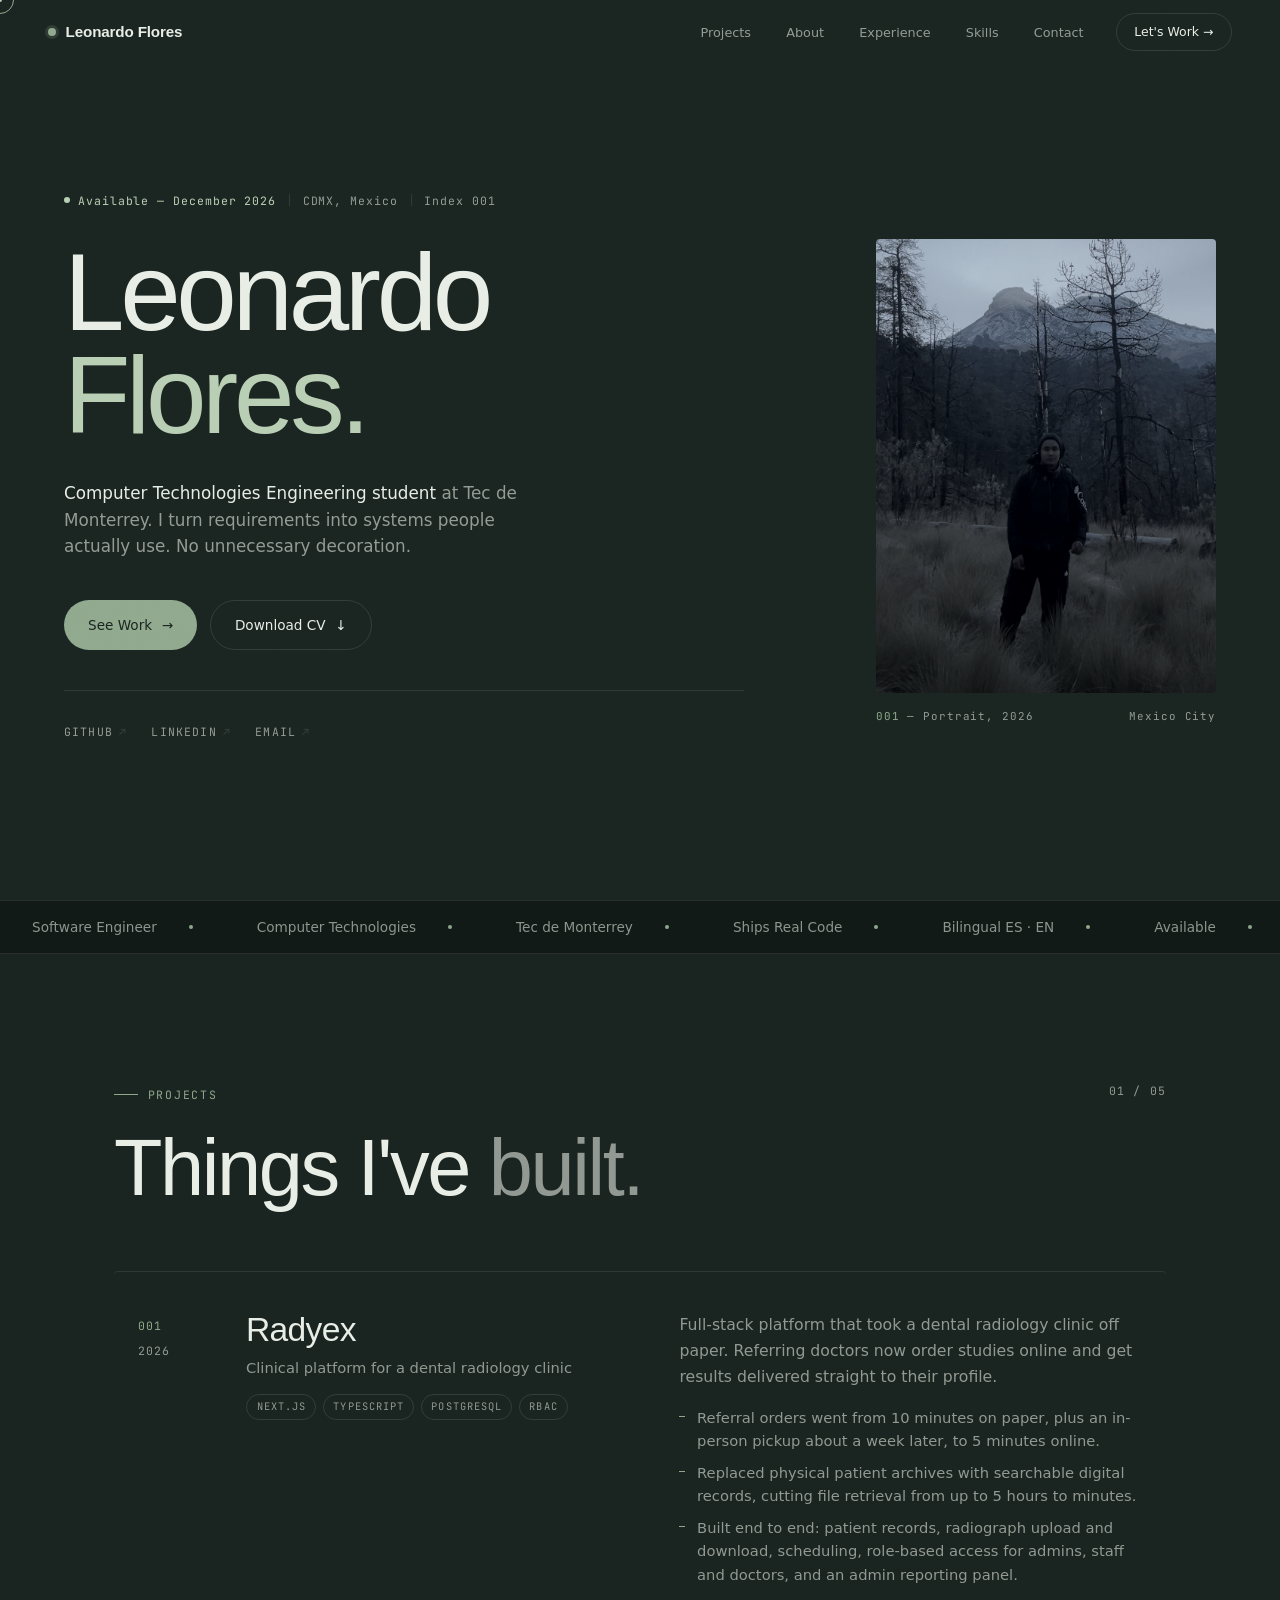
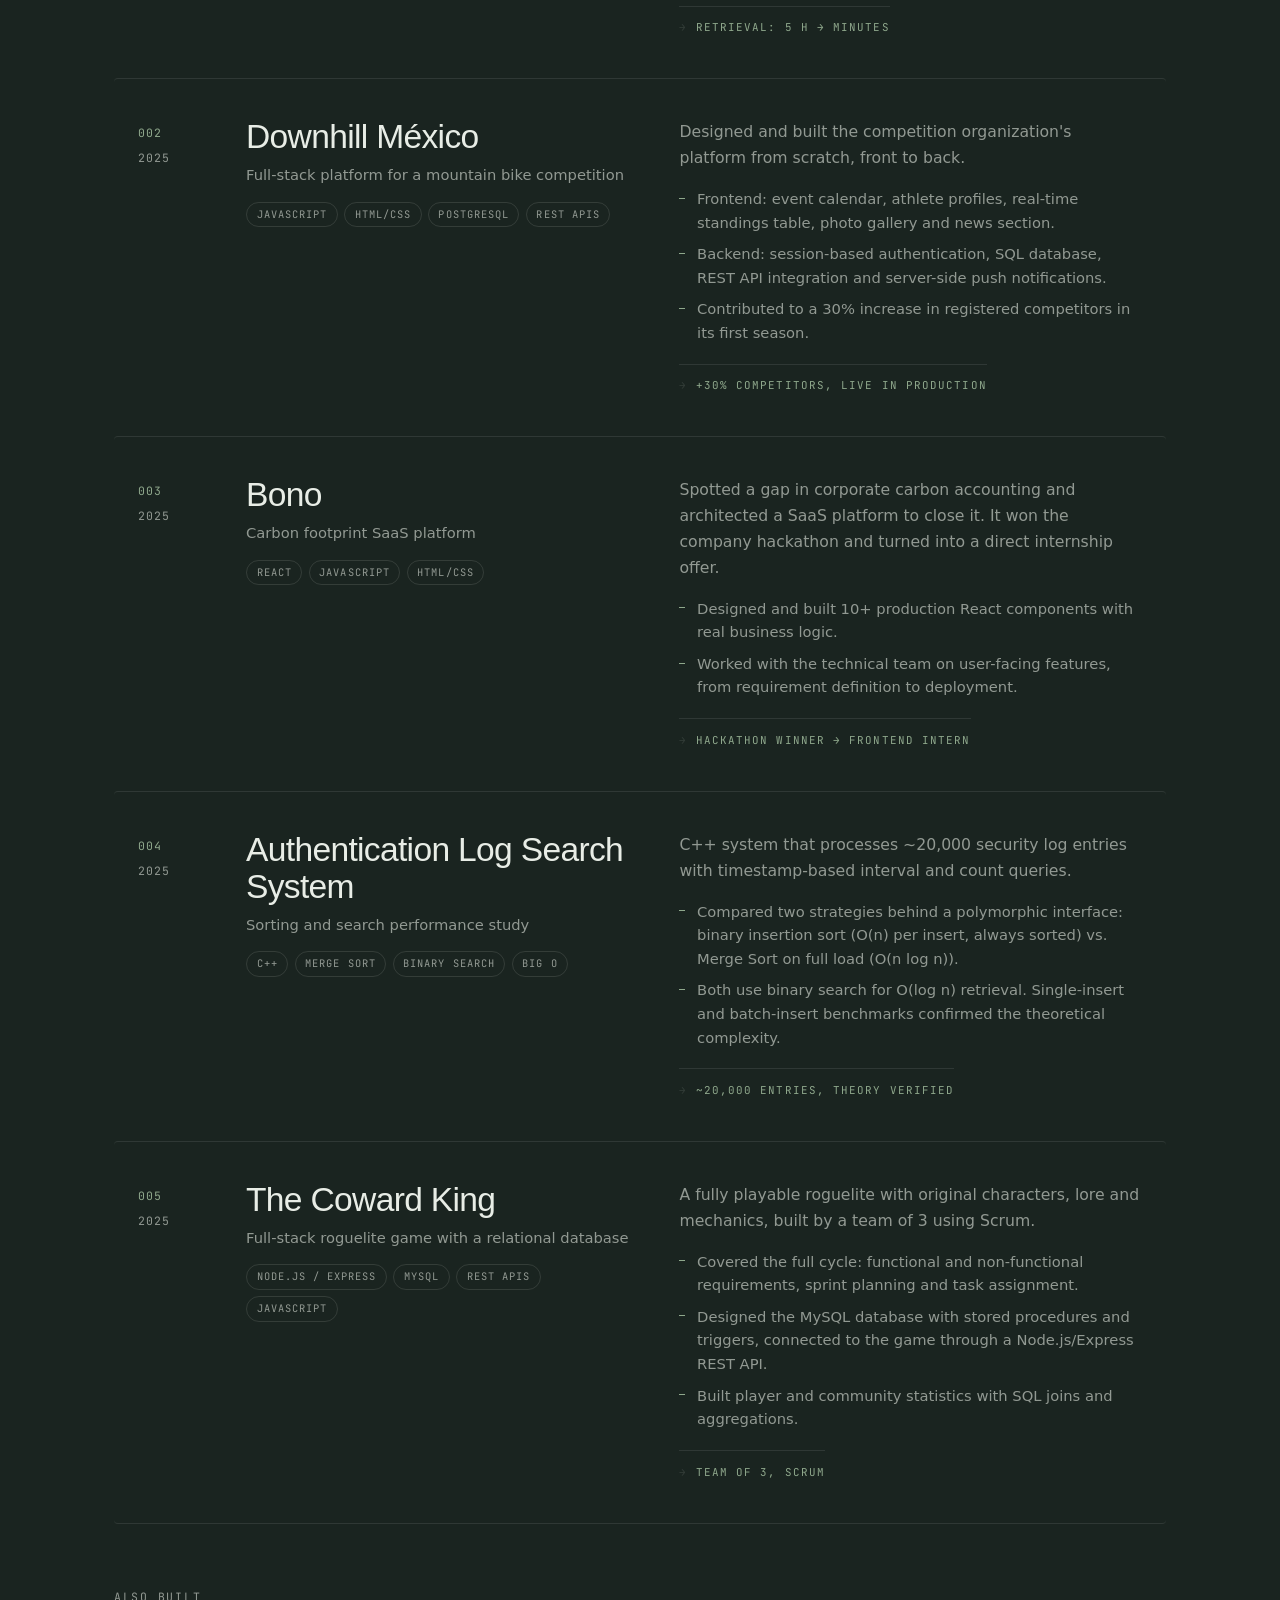
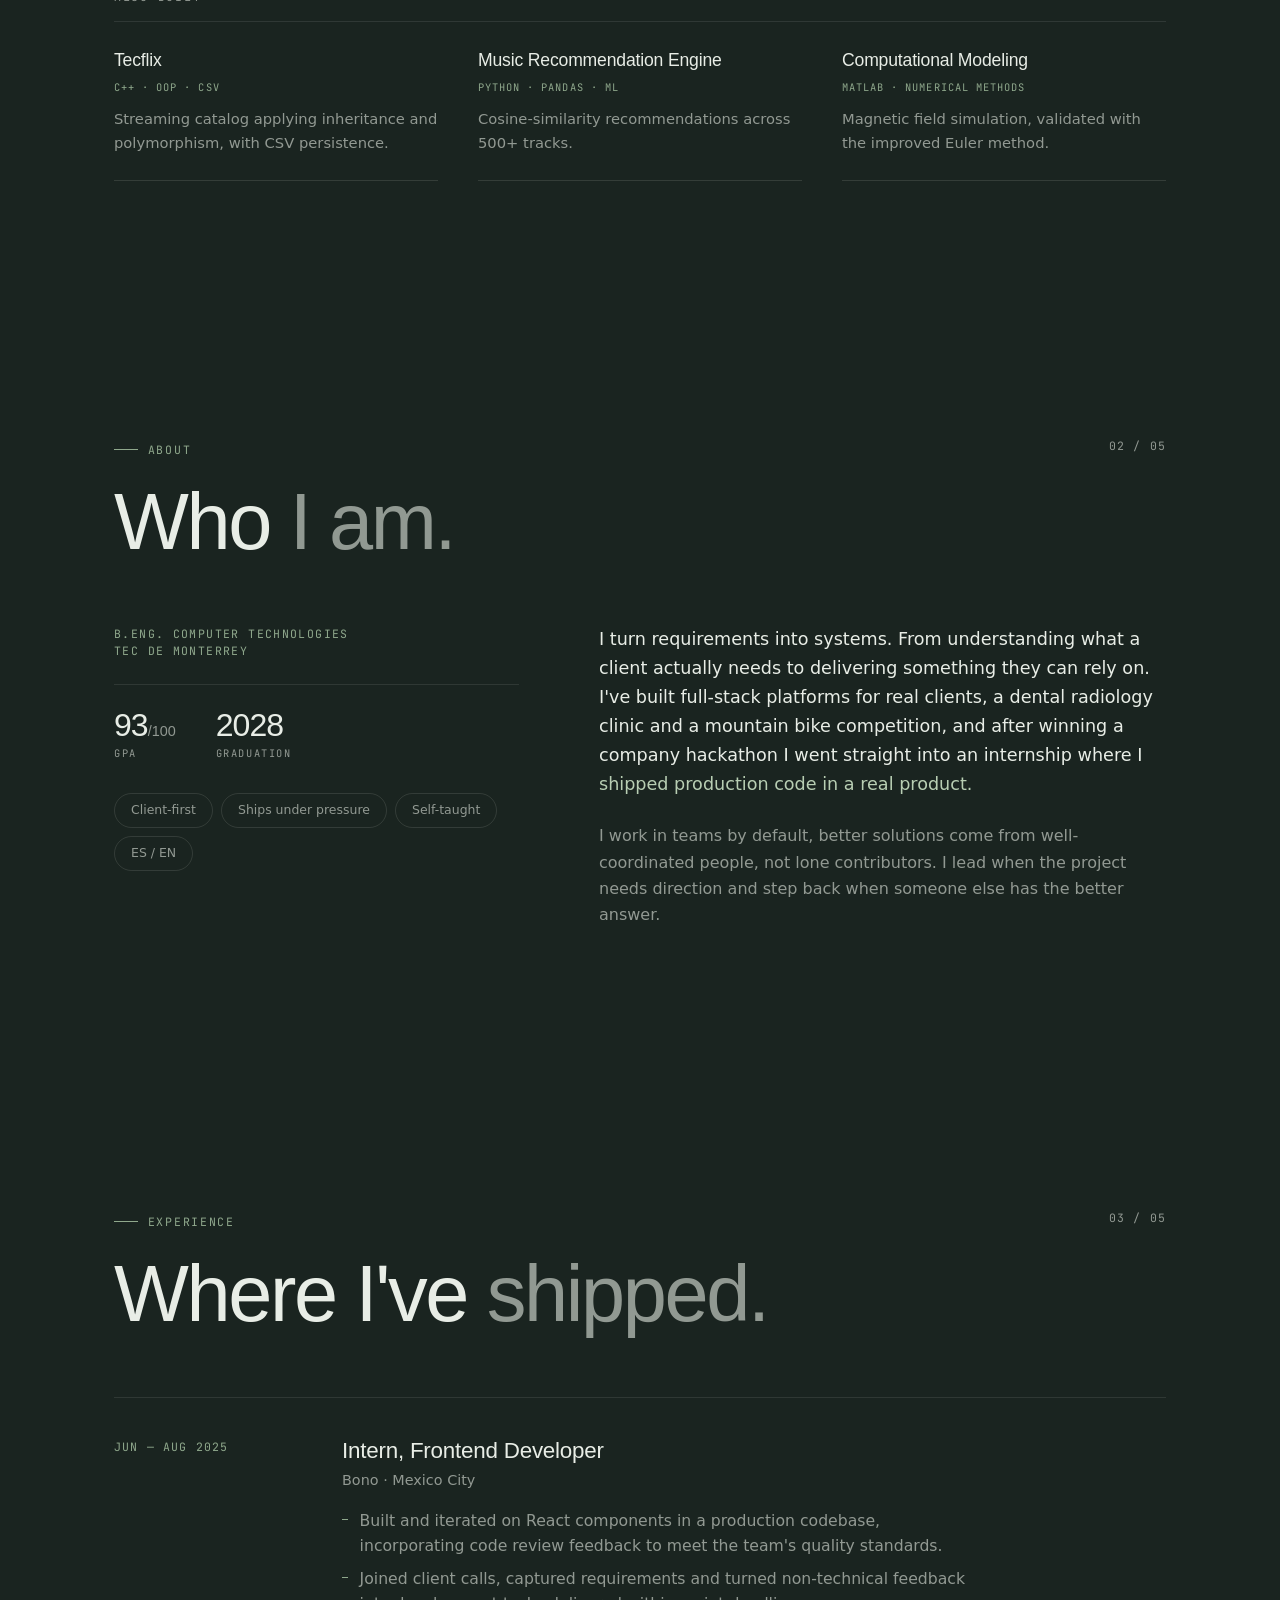
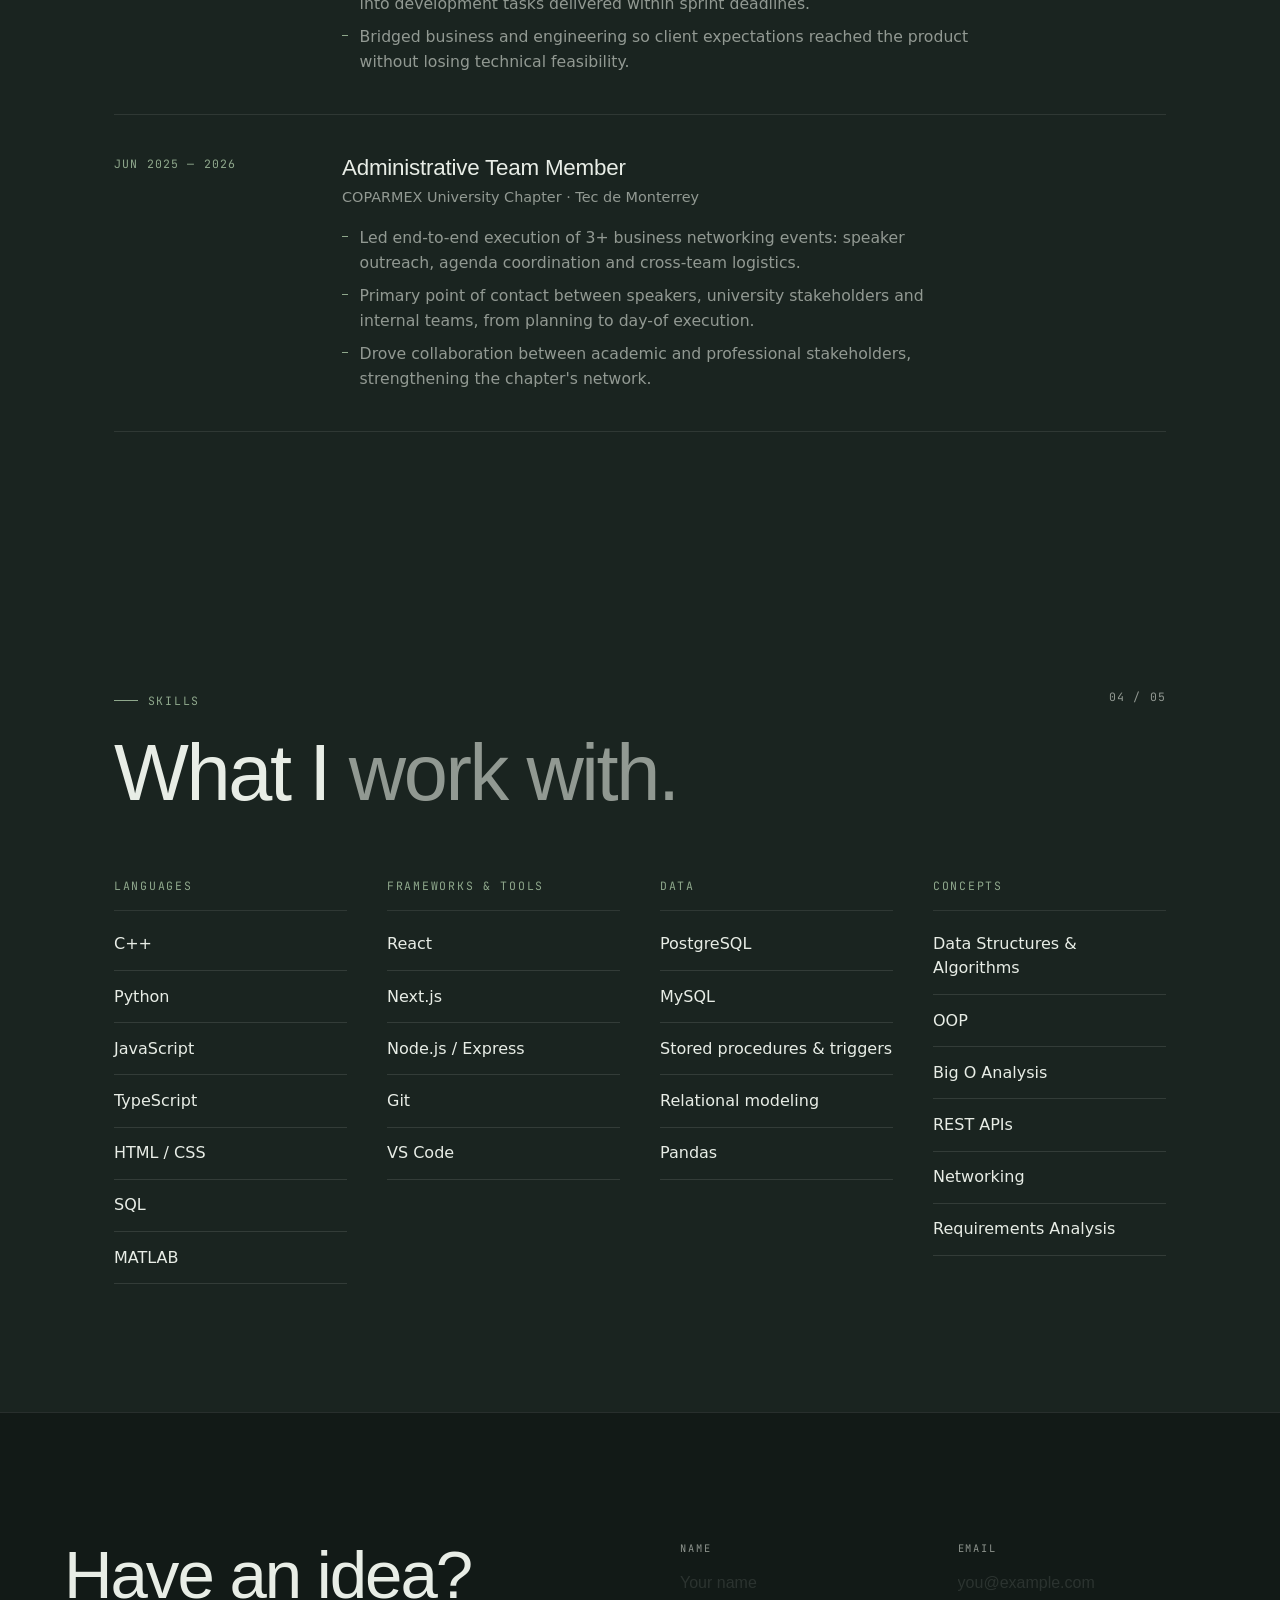
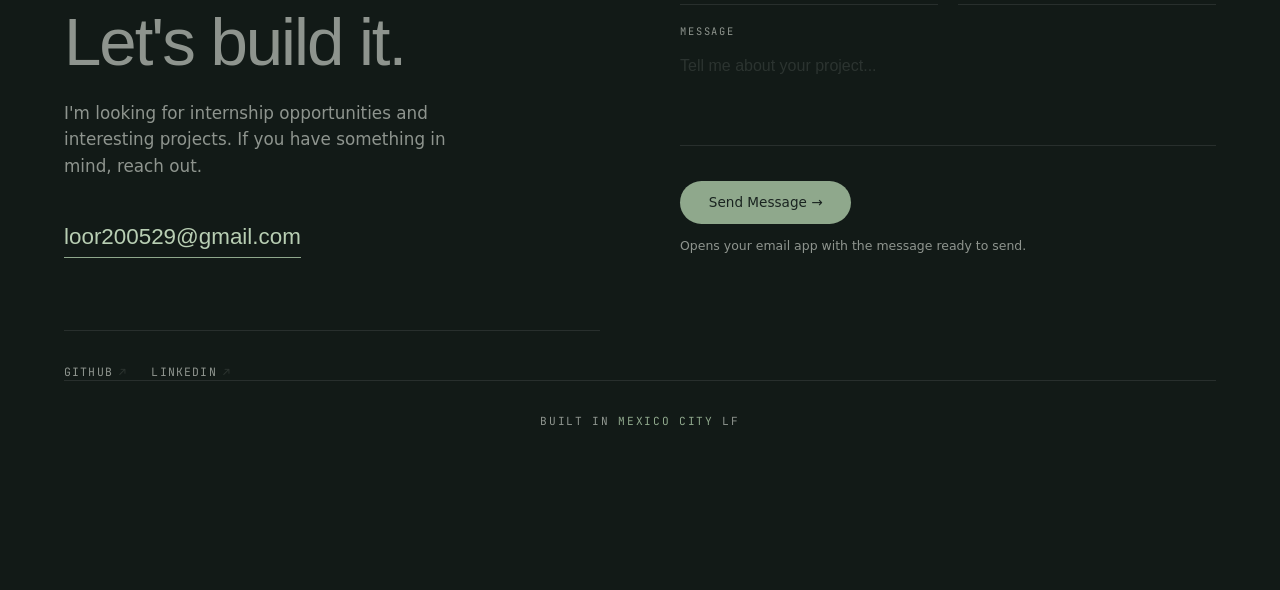
<file: index.html>
<!DOCTYPE html>
<html lang="en">
<head>
<meta charset="UTF-8">
<meta name="viewport" content="width=device-width, initial-scale=1.0">
<title>Leonardo Flores — Software Engineer</title>
<meta name="description" content="Leonardo Flores — Computer Technologies Engineering student at Tec de Monterrey. Full-stack projects with Next.js, React, Node.js, PostgreSQL and C++.">
<link rel="icon" type="image/svg+xml" href="favicon.svg">
<link rel="preconnect" href="https://fonts.googleapis.com">
<link rel="preconnect" href="https://fonts.gstatic.com" crossorigin>
<link href="https://api.fontshare.com/v2/css?f[]=switzer@400,500,600,700&display=swap" rel="stylesheet">
<link href="https://fonts.googleapis.com/css2?family=JetBrains+Mono:wght@400&display=swap" rel="stylesheet">
<link rel="stylesheet" href="styles.css">
</head>
<body>

<!-- Cursor -->
<div id="c-outline"></div>
<div id="c-dot"></div>

<!-- NAV -->
<nav id="navbar">
  <a class="nav-logo" href="#"><span class="mark"></span>Leonardo Flores</a>
  <ul class="nav-links" id="navLinks">
    <li><a href="#projects">Projects</a></li>
    <li><a href="#about">About</a></li>
    <li><a href="#experience">Experience</a></li>
    <li><a href="#skills">Skills</a></li>
    <li><a href="#contact">Contact</a></li>
  </ul>
  <a href="mailto:loor200529@gmail.com" class="nav-cta">Let's Work →</a>
  <button class="mobile-toggle" id="mobileToggle" aria-label="Open menu"><span></span><span></span><span></span></button>
</nav>

<!-- HERO -->
<section id="hero">
  <div class="hero-left">
    <div class="hero-meta">
      <span class="status" id="availability-status">Available</span>
      <span class="sep"></span>
      <span>CDMX, Mexico</span>
      <span class="sep"></span>
      <span>Index 001</span>
    </div>
    <h1 class="hero-name">
      <span class="line1 ink-reveal" data-text="Leonardo"></span>
      <span class="line2 ink-reveal" data-text="Flores."></span>
    </h1>
    <p class="hero-role">
      <b>Computer Technologies Engineering student</b> at Tec de Monterrey. I turn requirements into systems people actually use. No unnecessary decoration.
    </p>
    <div class="hero-ctas">
      <a href="#projects" class="btn btn-primary">See Work <span class="arrow">→</span></a>
      <a href="LeonardoFloresCV.pdf" class="btn btn-ghost" download>Download CV <span class="arrow">↓</span></a>
    </div>
    <div class="hero-socials">
      <a href="https://github.com/Leonardou-lab" target="_blank" rel="noopener" class="hero-social">GitHub<span>↗</span></a>
      <a href="https://www.linkedin.com/in/leonardo-andr%C3%A9-flores-mendoza-2519a2366" target="_blank" rel="noopener" class="hero-social">LinkedIn<span>↗</span></a>
      <a href="mailto:loor200529@gmail.com" class="hero-social">Email<span>↗</span></a>
    </div>
  </div>

  <div class="hero-portrait">
    <div class="portrait-img"><img src="YP.jpg" alt="Leonardo Flores"></div>
    <div class="portrait-caption">
      <span><span class="idx">001</span> — Portrait, 2026</span>
      <span>Mexico City</span>
    </div>
  </div>
</section>

<!-- STRIP -->
<div class="strip" aria-hidden="true">
  <div class="strip-track">
    <span class="strip-item">Software Engineer</span>
    <span class="strip-item">Computer Technologies</span>
    <span class="strip-item">Tec de Monterrey</span>
    <span class="strip-item">Ships Real Code</span>
    <span class="strip-item">Bilingual ES · EN</span>
    <span class="strip-item">Available</span>
    <span class="strip-item">Software Engineer</span>
    <span class="strip-item">Computer Technologies</span>
    <span class="strip-item">Tec de Monterrey</span>
    <span class="strip-item">Ships Real Code</span>
    <span class="strip-item">Bilingual ES · EN</span>
    <span class="strip-item">Available</span>
  </div>
</div>

<!-- PROJECTS -->
<section id="projects">
  <div class="section-head reveal">
    <span class="section-kicker">Projects</span>
    <span class="section-num">01 / 05</span>
  </div>
  <h2 class="section-title reveal rd-1">Things I've <span class="muted">built.</span></h2>

  <div class="projects">

    <article class="proj reveal">
      <div class="proj-num">001<span class="proj-year">2026</span></div>
      <div>
        <h3 class="proj-title">Radyex</h3>
        <p class="proj-sub">Clinical platform for a dental radiology clinic</p>
        <div class="proj-tags">
          <span class="proj-tag">Next.js</span>
          <span class="proj-tag">TypeScript</span>
          <span class="proj-tag">PostgreSQL</span>
          <span class="proj-tag">RBAC</span>
        </div>
      </div>
      <div class="proj-body">
        <p>Full-stack platform that took a dental radiology clinic off paper. Referring doctors now order studies online and get results delivered straight to their profile.</p>
        <ul class="proj-points">
          <li>Referral orders went from 10 minutes on paper, plus an in-person pickup about a week later, to 5 minutes online.</li>
          <li>Replaced physical patient archives with searchable digital records, cutting file retrieval from up to 5 hours to minutes.</li>
          <li>Built end to end: patient records, radiograph upload and download, scheduling, role-based access for admins, staff and doctors, and an admin reporting panel.</li>
        </ul>
        <div class="proj-meta">Retrieval: 5 h → minutes</div>
      </div>
    </article>

    <article class="proj reveal">
      <div class="proj-num">002<span class="proj-year">2025</span></div>
      <div>
        <h3 class="proj-title">Downhill México</h3>
        <p class="proj-sub">Full-stack platform for a mountain bike competition</p>
        <div class="proj-tags">
          <span class="proj-tag">JavaScript</span>
          <span class="proj-tag">HTML/CSS</span>
          <span class="proj-tag">PostgreSQL</span>
          <span class="proj-tag">REST APIs</span>
        </div>
      </div>
      <div class="proj-body">
        <p>Designed and built the competition organization's platform from scratch, front to back.</p>
        <ul class="proj-points">
          <li>Frontend: event calendar, athlete profiles, real-time standings table, photo gallery and news section.</li>
          <li>Backend: session-based authentication, SQL database, REST API integration and server-side push notifications.</li>
          <li>Contributed to a 30% increase in registered competitors in its first season.</li>
        </ul>
        <div class="proj-meta">+30% competitors, Live in production</div>
      </div>
    </article>

    <article class="proj reveal">
      <div class="proj-num">003<span class="proj-year">2025</span></div>
      <div>
        <h3 class="proj-title">Bono</h3>
        <p class="proj-sub">Carbon footprint SaaS platform</p>
        <div class="proj-tags">
          <span class="proj-tag">React</span>
          <span class="proj-tag">JavaScript</span>
          <span class="proj-tag">HTML/CSS</span>
        </div>
      </div>
      <div class="proj-body">
        <p>Spotted a gap in corporate carbon accounting and architected a SaaS platform to close it. It won the company hackathon and turned into a direct internship offer.</p>
        <ul class="proj-points">
          <li>Designed and built 10+ production React components with real business logic.</li>
          <li>Worked with the technical team on user-facing features, from requirement definition to deployment.</li>
        </ul>
        <div class="proj-meta">Hackathon Winner → Frontend Intern</div>
      </div>
    </article>

    <article class="proj reveal">
      <div class="proj-num">004<span class="proj-year">2025</span></div>
      <div>
        <h3 class="proj-title">Authentication Log Search System</h3>
        <p class="proj-sub">Sorting and search performance study</p>
        <div class="proj-tags">
          <span class="proj-tag">C++</span>
          <span class="proj-tag">Merge Sort</span>
          <span class="proj-tag">Binary Search</span>
          <span class="proj-tag">Big O</span>
        </div>
      </div>
      <div class="proj-body">
        <p>C++ system that processes ~20,000 security log entries with timestamp-based interval and count queries.</p>
        <ul class="proj-points">
          <li>Compared two strategies behind a polymorphic interface: binary insertion sort (O(n) per insert, always sorted) vs. Merge Sort on full load (O(n log n)).</li>
          <li>Both use binary search for O(log n) retrieval. Single-insert and batch-insert benchmarks confirmed the theoretical complexity.</li>
        </ul>
        <div class="proj-meta">~20,000 entries, Theory verified</div>
      </div>
    </article>

    <article class="proj reveal">
      <div class="proj-num">005<span class="proj-year">2025</span></div>
      <div>
        <h3 class="proj-title">The Coward King</h3>
        <p class="proj-sub">Full-stack roguelite game with a relational database</p>
        <div class="proj-tags">
          <span class="proj-tag">Node.js / Express</span>
          <span class="proj-tag">MySQL</span>
          <span class="proj-tag">REST APIs</span>
          <span class="proj-tag">JavaScript</span>
        </div>
      </div>
      <div class="proj-body">
        <p>A fully playable roguelite with original characters, lore and mechanics, built by a team of 3 using Scrum.</p>
        <ul class="proj-points">
          <li>Covered the full cycle: functional and non-functional requirements, sprint planning and task assignment.</li>
          <li>Designed the MySQL database with stored procedures and triggers, connected to the game through a Node.js/Express REST API.</li>
          <li>Built player and community statistics with SQL joins and aggregations.</li>
        </ul>
        <div class="proj-meta">Team of 3, Scrum</div>
      </div>
    </article>

  </div>

  <div class="other reveal">
    <div class="other-head">Also built</div>
    <div class="other-list">
      <div class="other-item">
        <h3 class="other-title">Tecflix</h3>
        <div class="other-tags">C++ · OOP · CSV</div>
        <p>Streaming catalog applying inheritance and polymorphism, with CSV persistence.</p>
      </div>
      <div class="other-item">
        <h3 class="other-title">Music Recommendation Engine</h3>
        <div class="other-tags">Python · Pandas · ML</div>
        <p>Cosine-similarity recommendations across 500+ tracks.</p>
      </div>
      <div class="other-item">
        <h3 class="other-title">Computational Modeling</h3>
        <div class="other-tags">MATLAB · Numerical Methods</div>
        <p>Magnetic field simulation, validated with the improved Euler method.</p>
      </div>
    </div>
  </div>
</section>

<!-- ABOUT -->
<section id="about">
  <div class="section-head reveal">
    <span class="section-kicker">About</span>
    <span class="section-num">02 / 05</span>
  </div>
  <h2 class="section-title reveal rd-1">Who <span class="muted">I am.</span></h2>

  <div class="about-wrap">
    <aside class="about-aside reveal rd-1">
      <span class="about-degree">B.Eng. Computer Technologies<br>Tec de Monterrey</span>
      <div class="about-stats">
        <div><span class="stat-val">93<small>/100</small></span><span class="stat-lbl">GPA</span></div>
        <div><span class="stat-val">2028</span><span class="stat-lbl">Graduation</span></div>
      </div>
      <div class="pill-row">
        <span class="pill">Client-first</span>
        <span class="pill">Ships under pressure</span>
        <span class="pill">Self-taught</span>
        <span class="pill">ES / EN</span>
      </div>
    </aside>

    <div class="about-body reveal rd-2">
      <p>I turn requirements into systems. From understanding what a client actually needs to delivering something they can rely on. I've built full-stack platforms for real clients, a dental radiology clinic and a mountain bike competition, and after winning a company hackathon I went straight into an internship where I <strong>shipped production code in a real product.</strong></p>
      <p class="muted">I work in teams by default, better solutions come from well-coordinated people, not lone contributors. I lead when the project needs direction and step back when someone else has the better answer.</p>
    </div>
  </div>
</section>

<!-- EXPERIENCE -->
<section id="experience">
  <div class="section-head reveal">
    <span class="section-kicker">Experience</span>
    <span class="section-num">03 / 05</span>
  </div>
  <h2 class="section-title reveal rd-1">Where I've <span class="muted">shipped.</span></h2>

  <div class="timeline">
    <div class="tl-item reveal">
      <div class="tl-date">Jun — Aug 2025</div>
      <div>
        <h3 class="tl-role">Intern, Frontend Developer</h3>
        <div class="tl-company">Bono · Mexico City</div>
        <ul class="tl-points">
          <li>Built and iterated on React components in a production codebase, incorporating code review feedback to meet the team's quality standards.</li>
          <li>Joined client calls, captured requirements and turned non-technical feedback into development tasks delivered within sprint deadlines.</li>
          <li>Bridged business and engineering so client expectations reached the product without losing technical feasibility.</li>
        </ul>
      </div>
    </div>
    <div class="tl-item reveal rd-1">
      <div class="tl-date">Jun 2025 — 2026</div>
      <div>
        <h3 class="tl-role">Administrative Team Member</h3>
        <div class="tl-company">COPARMEX University Chapter · Tec de Monterrey</div>
        <ul class="tl-points">
          <li>Led end-to-end execution of 3+ business networking events: speaker outreach, agenda coordination and cross-team logistics.</li>
          <li>Primary point of contact between speakers, university stakeholders and internal teams, from planning to day-of execution.</li>
          <li>Drove collaboration between academic and professional stakeholders, strengthening the chapter's network.</li>
        </ul>
      </div>
    </div>
  </div>
</section>

<!-- SKILLS -->
<section id="skills">
  <div class="section-head reveal">
    <span class="section-kicker">Skills</span>
    <span class="section-num">04 / 05</span>
  </div>
  <h2 class="section-title reveal rd-1">What I <span class="muted">work with.</span></h2>

  <div class="skills-grid">
    <div class="reveal">
      <div class="skills-col-title">Languages</div>
      <div class="skill-row">C++</div>
      <div class="skill-row">Python</div>
      <div class="skill-row">JavaScript</div>
      <div class="skill-row">TypeScript</div>
      <div class="skill-row">HTML / CSS</div>
      <div class="skill-row">SQL</div>
      <div class="skill-row">MATLAB</div>
    </div>
    <div class="reveal rd-1">
      <div class="skills-col-title">Frameworks &amp; Tools</div>
      <div class="skill-row">React</div>
      <div class="skill-row">Next.js</div>
      <div class="skill-row">Node.js / Express</div>
      <div class="skill-row">Git</div>
      <div class="skill-row">VS Code</div>
    </div>
    <div class="reveal rd-2">
      <div class="skills-col-title">Data</div>
      <div class="skill-row">PostgreSQL</div>
      <div class="skill-row">MySQL</div>
      <div class="skill-row">Stored procedures &amp; triggers</div>
      <div class="skill-row">Relational modeling</div>
      <div class="skill-row">Pandas</div>
    </div>
    <div class="reveal rd-3">
      <div class="skills-col-title">Concepts</div>
      <div class="skill-row">Data Structures &amp; Algorithms</div>
      <div class="skill-row">OOP</div>
      <div class="skill-row">Big O Analysis</div>
      <div class="skill-row">REST APIs</div>
      <div class="skill-row">Networking</div>
      <div class="skill-row">Requirements Analysis</div>
    </div>
  </div>
</section>

<!-- CONTACT -->
<section id="contact">
  <div class="contact-inner">
    <div class="reveal">
      <h2 class="contact-title">Have an idea?<br><span class="muted">Let's build it.</span></h2>
      <p class="contact-lede">I'm looking for internship opportunities and interesting projects. If you have something in mind, reach out.</p>
      <a href="mailto:loor200529@gmail.com" class="contact-email">loor200529@gmail.com</a>
      <div class="hero-socials">
        <a href="https://github.com/Leonardou-lab" target="_blank" rel="noopener" class="hero-social">GitHub<span>↗</span></a>
        <a href="https://www.linkedin.com/in/leonardo-andr%C3%A9-flores-mendoza-2519a2366" target="_blank" rel="noopener" class="hero-social">LinkedIn<span>↗</span></a>
      </div>
    </div>
    <form class="contact-form reveal rd-1" onsubmit="handleForm(event)">
      <div class="form-row">
        <div class="form-group">
          <label for="f-name">Name</label>
          <input id="f-name" type="text" name="name" placeholder="Your name" required>
        </div>
        <div class="form-group">
          <label for="f-email">Email</label>
          <input id="f-email" type="email" name="email" placeholder="you@example.com" required>
        </div>
      </div>
      <div class="form-group">
        <label for="f-message">Message</label>
        <textarea id="f-message" name="message" placeholder="Tell me about your project..." required></textarea>
      </div>
      <button class="form-submit" type="submit">Send Message →</button>
      <p class="form-note">Opens your email app with the message ready to send.</p>
    </form>
  </div>
  <footer>Built in <em>Mexico City</em> LF</footer>
</section>

<script src="main.js"></script>
</body>
</html>
</file>
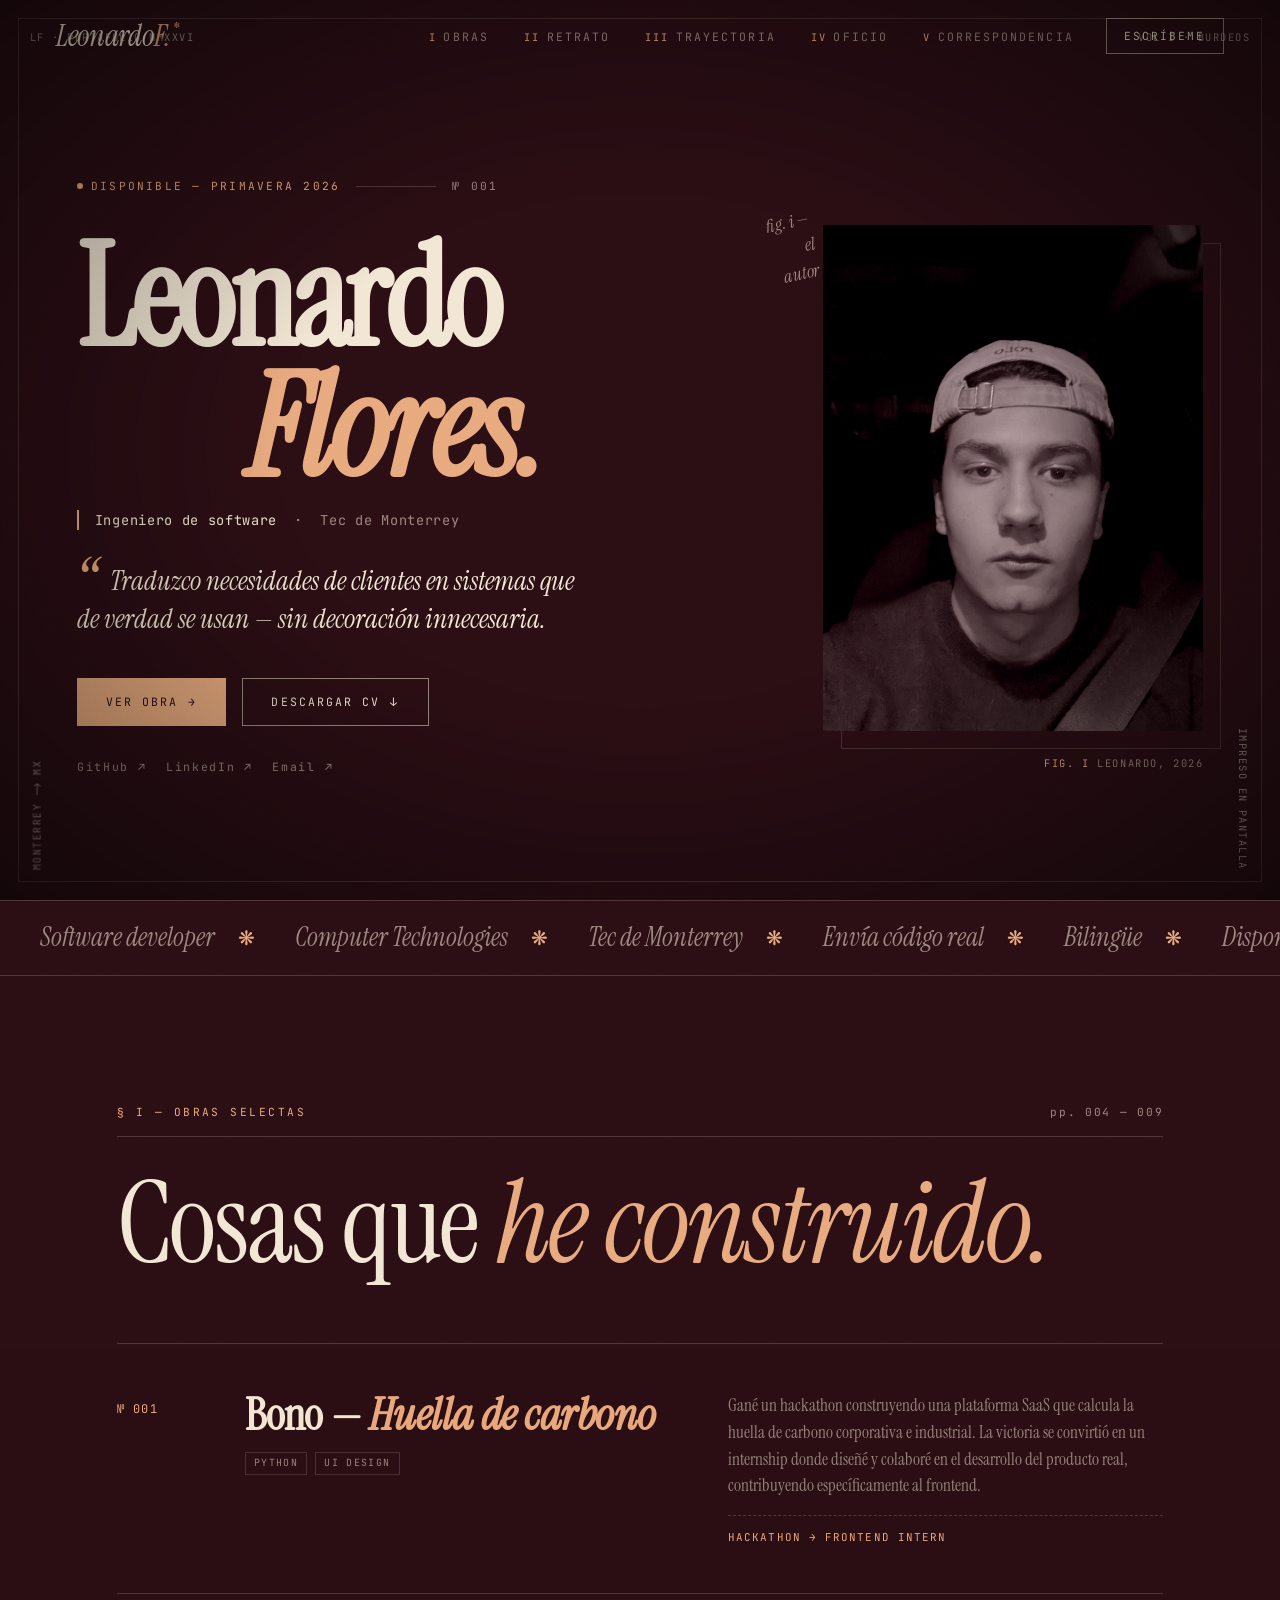
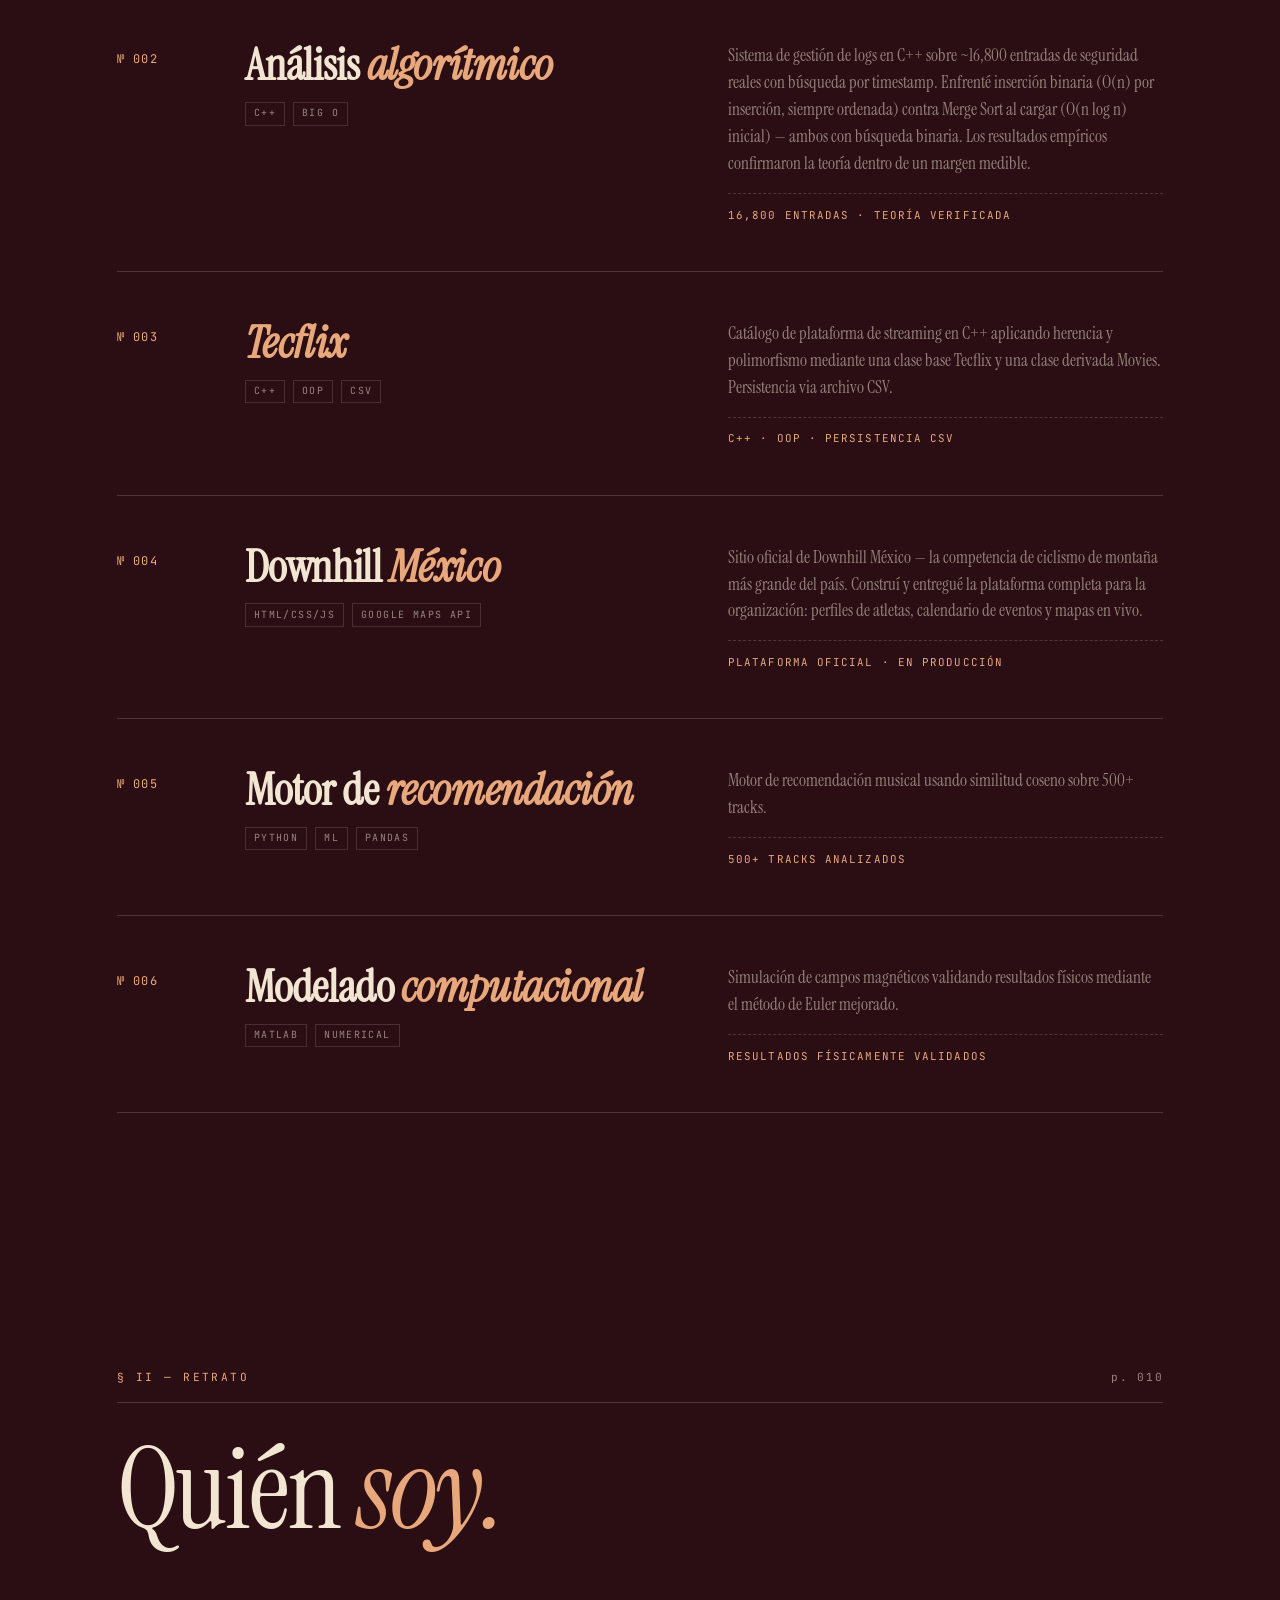
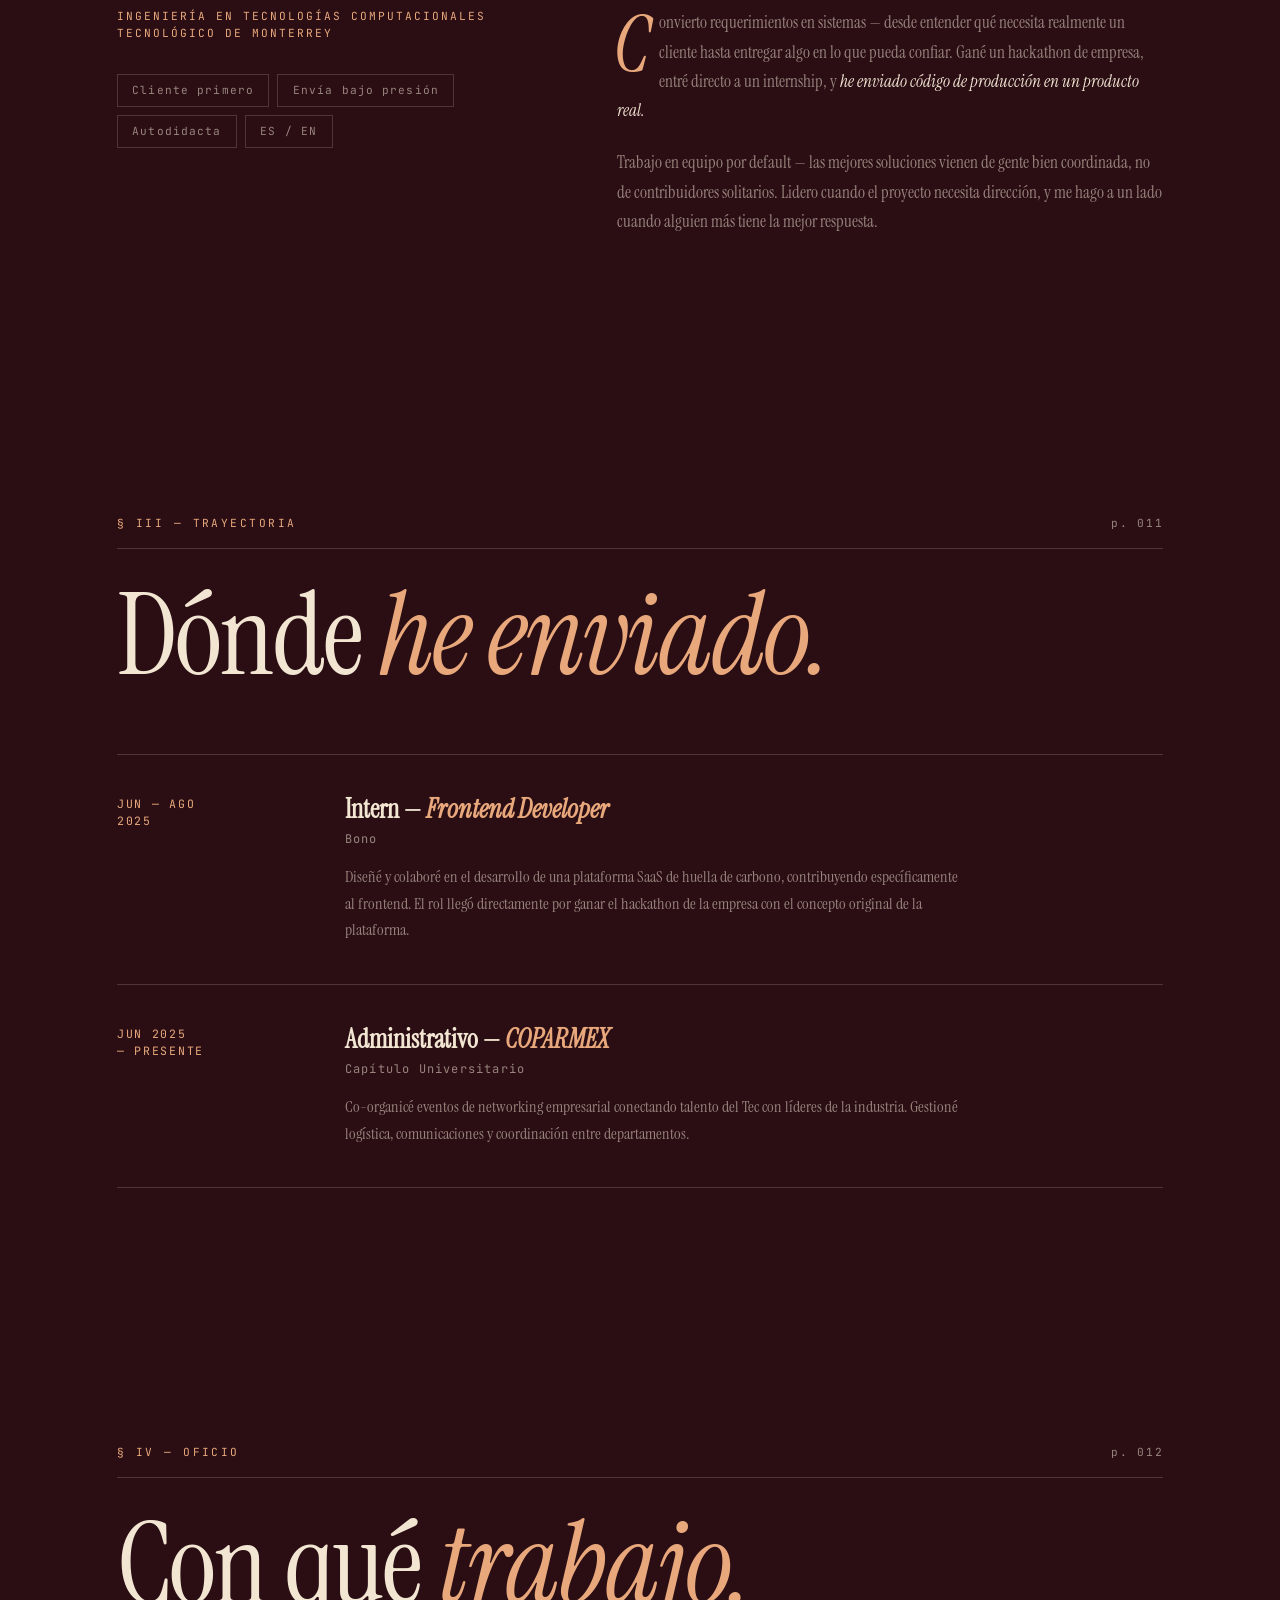
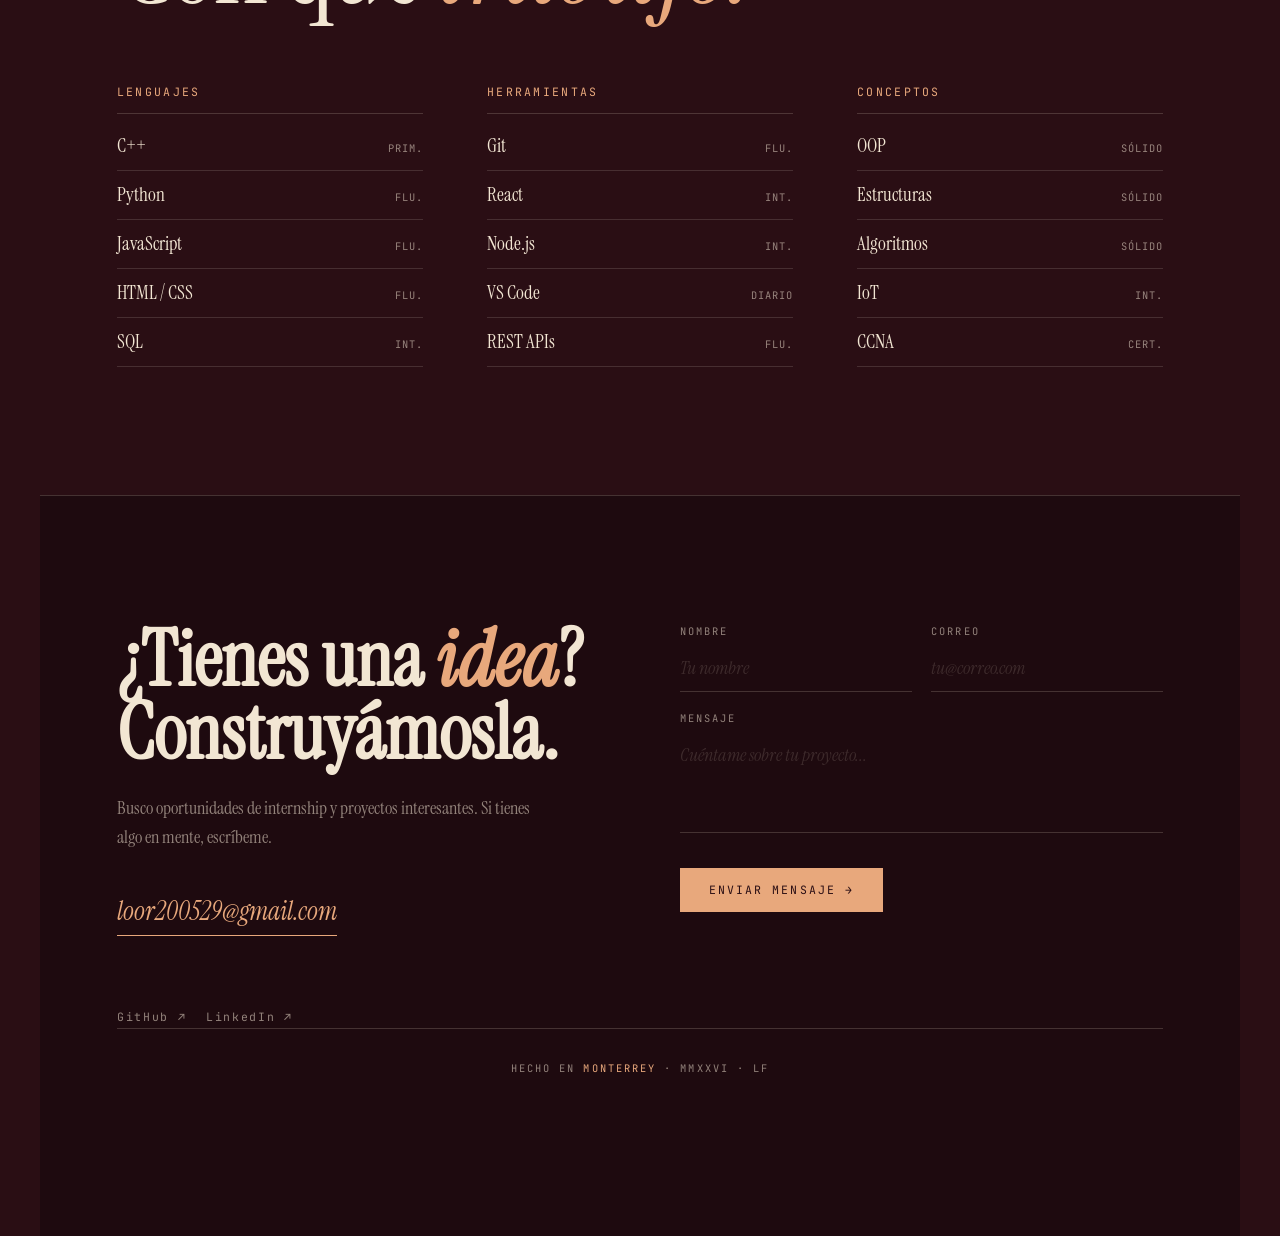
<file: portafolio/project/v1-burdeos/index.html>
<!DOCTYPE html>
<html lang="en">
<head>
<meta charset="UTF-8">
<meta name="viewport" content="width=device-width, initial-scale=1.0">
<title>Leonardo Flores — Variación I · Burdeos</title>
<link rel="preconnect" href="https://fonts.googleapis.com">
<link rel="preconnect" href="https://fonts.gstatic.com" crossorigin>
<link href="https://fonts.googleapis.com/css2?family=Instrument+Serif:ital@0;1&family=JetBrains+Mono:wght@300;400;500&display=swap" rel="stylesheet">
<style>
  *,*::before,*::after{box-sizing:border-box;margin:0;padding:0}
  :root{
    --bg:#2A0E14;           /* burdeos oscuro */
    --bg-2:#1E0A0F;
    --ink:#F2E6D3;          /* crema cálida */
    --ink-mute:rgba(242,230,211,.55);
    --ink-faint:rgba(242,230,211,.15);
    --accent:#E8A87C;       /* durazno quemado — no-digital */
    --accent-deep:#C86B4B;
    --rule:rgba(242,230,211,.18);
    --nav-h:72px;
  }
  html{scroll-behavior:smooth;font-size:16px}
  body{
    background:var(--bg);
    color:var(--ink);
    font-family:'Instrument Serif',serif;
    font-weight:400;
    line-height:1.5;
    overflow-x:hidden;
    position:relative;
    min-height:100vh;
  }
  a{color:inherit;text-decoration:none}
  img{display:block;max-width:100%}
  button{font-family:inherit;color:inherit;background:none;border:none;cursor:pointer}

  /* ─── EFECTO #1: Grano de película animado ─── */
  body::before{
    content:'';
    position:fixed;inset:-50%;
    z-index:9998;pointer-events:none;
    background-image:url("data:image/svg+xml;utf8,<svg xmlns='http://www.w3.org/2000/svg' width='220' height='220'><filter id='n'><feTurbulence type='fractalNoise' baseFrequency='0.9' numOctaves='2' stitchTiles='stitch'/><feColorMatrix values='0 0 0 0 0.95  0 0 0 0 0.90  0 0 0 0 0.82  0 0 0 0.5 0'/></filter><rect width='100%' height='100%' filter='url(%23n)' opacity='0.45'/></svg>");
    mix-blend-mode:overlay;
    opacity:.35;
    animation:grain 1.2s steps(6) infinite;
  }
  @keyframes grain{
    0%{transform:translate(0,0)}
    17%{transform:translate(-2%,1%)}
    34%{transform:translate(1%,-2%)}
    51%{transform:translate(-1%,2%)}
    68%{transform:translate(2%,1%)}
    85%{transform:translate(-2%,-1%)}
    100%{transform:translate(0,0)}
  }

  /* viñeta sutil */
  body::after{
    content:'';
    position:fixed;inset:0;
    z-index:9997;pointer-events:none;
    background:radial-gradient(ellipse at center, transparent 40%, rgba(0,0,0,.55) 100%);
  }

  /* ─── EFECTO #2: Cursor ink-trail ─── */
  #ink-canvas{
    position:fixed;inset:0;
    z-index:9999;pointer-events:none;
  }
  @media (max-width:900px){#ink-canvas{display:none}}

  /* scrollbar */
  ::-webkit-scrollbar{width:6px}
  ::-webkit-scrollbar-track{background:var(--bg-2)}
  ::-webkit-scrollbar-thumb{background:var(--accent-deep);border-radius:3px}

  /* ─── NAVBAR ─── */
  nav{
    position:fixed;top:0;left:0;right:0;
    height:var(--nav-h);z-index:1000;
    display:flex;align-items:center;
    padding:0 clamp(1.5rem,5vw,3.5rem);
    transition:background .4s,border-color .4s;
  }
  nav.scrolled{
    background:rgba(30,10,15,.88);
    backdrop-filter:blur(14px);
    border-bottom:1px solid var(--rule);
  }
  .nav-logo{
    font-family:'Instrument Serif',serif;
    font-style:italic;
    font-size:1.9rem;
    letter-spacing:-.01em;
    margin-right:auto;
    color:var(--ink);
  }
  .nav-logo sup{
    font-size:.55em;
    color:var(--accent);
    margin-left:2px;
    font-style:normal;
  }
  .nav-links{display:flex;gap:2.2rem;list-style:none}
  .nav-links a{
    font-family:'JetBrains Mono',monospace;
    font-size:.72rem;
    letter-spacing:.18em;
    text-transform:uppercase;
    color:var(--ink-mute);
    position:relative;
    transition:color .25s;
  }
  .nav-links a::before{
    content:attr(data-num);
    color:var(--accent);
    margin-right:.4rem;
    font-size:.65rem;
  }
  .nav-links a:hover,.nav-links a.active{color:var(--ink)}
  .nav-links a.active::after{
    content:'';
    position:absolute;bottom:-6px;left:0;right:0;
    height:1px;background:var(--accent);
  }
  .nav-cta{
    margin-left:2rem;
    font-family:'JetBrains Mono',monospace;
    font-size:.7rem;letter-spacing:.18em;text-transform:uppercase;
    padding:.55rem 1.1rem;
    border:1px solid var(--ink-mute);
    color:var(--ink);
    transition:all .25s;
  }
  .nav-cta:hover{
    background:var(--accent);
    border-color:var(--accent);
    color:var(--bg);
  }
  .mobile-toggle{display:none;flex-direction:column;gap:4px}
  .mobile-toggle span{display:block;width:22px;height:1px;background:var(--ink)}

  /* ─── FRAME / MARGINALIA ─── */
  .page-frame{
    position:fixed;inset:18px;
    border:1px solid var(--ink-faint);
    pointer-events:none;z-index:500;
  }
  .corner-mark{
    position:fixed;
    font-family:'JetBrains Mono',monospace;
    font-size:.65rem;letter-spacing:.14em;
    color:var(--ink-mute);
    z-index:501;pointer-events:none;
  }
  .corner-mark.tl{top:30px;left:30px}
  .corner-mark.tr{top:30px;right:30px}
  .corner-mark.bl{bottom:30px;left:30px;writing-mode:vertical-rl;transform:rotate(180deg)}
  .corner-mark.br{bottom:30px;right:30px;writing-mode:vertical-rl}
  @media (max-width:900px){
    .page-frame,.corner-mark{display:none}
  }

  /* ─── SECTION WRAPPER ─── */
  section{
    padding:clamp(5rem,10vw,9rem) clamp(2rem,6vw,5rem);
    max-width:1200px;margin:0 auto;
    position:relative;
  }
  .section-head{
    display:flex;align-items:baseline;justify-content:space-between;
    margin-bottom:2rem;
    padding-bottom:1rem;
    border-bottom:1px solid var(--rule);
  }
  .section-kicker{
    font-family:'JetBrains Mono',monospace;
    font-size:.7rem;letter-spacing:.22em;text-transform:uppercase;
    color:var(--accent);
  }
  .section-folio{
    font-family:'JetBrains Mono',monospace;
    font-size:.7rem;letter-spacing:.15em;
    color:var(--ink-mute);
    font-variant-numeric:tabular-nums;
  }
  .section-title{
    font-family:'Instrument Serif',serif;
    font-size:clamp(3.5rem,9vw,7.5rem);
    font-weight:400;
    line-height:.95;
    letter-spacing:-.02em;
    margin-bottom:4rem;
  }
  .section-title em{
    font-style:italic;
    color:var(--accent);
  }

  /* ─── EFECTO #3: Reveal con "ink bleed" letra por letra ─── */
  .ink-reveal{display:inline-block}
  .ink-reveal .char{
    display:inline-block;
    opacity:0;
    filter:blur(10px);
    transform:translateY(.4em);
    transition:opacity .6s cubic-bezier(.4,0,.2,1),filter .6s cubic-bezier(.4,0,.2,1),transform .6s cubic-bezier(.4,0,.2,1);
  }
  .ink-reveal.visible .char{opacity:1;filter:blur(0);transform:none}

  .reveal{opacity:0;transform:translateY(24px);transition:opacity .8s cubic-bezier(.22,1,.36,1),transform .8s cubic-bezier(.22,1,.36,1)}
  .reveal.visible{opacity:1;transform:none}
  .rd-1{transition-delay:.12s}.rd-2{transition-delay:.24s}.rd-3{transition-delay:.36s}

  /* ─── HERO ─── */
  #hero{
    min-height:100vh;
    padding:calc(var(--nav-h) + 3rem) clamp(2rem,6vw,5rem) 4rem;
    max-width:1280px;margin:0 auto;
    display:grid;
    grid-template-columns:1.1fr .9fr;
    gap:4rem;
    align-items:center;
    position:relative;
  }
  .hero-meta{
    font-family:'JetBrains Mono',monospace;
    font-size:.7rem;letter-spacing:.2em;text-transform:uppercase;
    color:var(--ink-mute);
    margin-bottom:2.5rem;
    display:flex;align-items:center;gap:1rem;
  }
  .hero-meta .rule{flex:1;height:1px;background:var(--rule);max-width:80px}
  .hero-meta .status{
    display:inline-flex;align-items:center;gap:.5rem;
    color:var(--accent);
  }
  .hero-meta .status::before{
    content:'';width:6px;height:6px;border-radius:50%;
    background:var(--accent);
    box-shadow:0 0 0 0 var(--accent);
    animation:pulse 2.2s infinite;
  }
  @keyframes pulse{
    0%,100%{box-shadow:0 0 0 0 rgba(232,168,124,.5)}
    50%{box-shadow:0 0 0 8px rgba(232,168,124,0)}
  }
  .hero-name{
    font-family:'Instrument Serif',serif;
    font-size:clamp(4rem,11vw,9.5rem);
    line-height:.92;
    letter-spacing:-.03em;
    margin-bottom:1rem;
  }
  .hero-name .given{display:block}
  .hero-name .family{
    display:block;
    font-style:italic;
    color:var(--accent);
    margin-left:1.2em;
  }
  .hero-role{
    font-family:'JetBrains Mono',monospace;
    font-size:.85rem;
    letter-spacing:.05em;
    color:var(--ink-mute);
    margin-bottom:2rem;
    padding-left:1rem;
    border-left:2px solid var(--accent);
  }
  .hero-role em{color:var(--ink);font-style:normal}
  .hero-tagline{
    font-size:clamp(1.3rem,2.2vw,1.7rem);
    color:var(--ink);
    max-width:520px;
    margin-bottom:2.5rem;
    font-style:italic;
    line-height:1.4;
  }
  .hero-tagline::before{
    content:'“';
    font-size:2.5em;
    line-height:0;
    vertical-align:-.3em;
    color:var(--accent);
    margin-right:.1em;
  }
  .hero-ctas{display:flex;gap:1rem;flex-wrap:wrap}
  .btn{
    display:inline-flex;align-items:center;gap:.6rem;
    font-family:'JetBrains Mono',monospace;
    font-size:.72rem;letter-spacing:.18em;text-transform:uppercase;
    padding:.9rem 1.8rem;
    transition:all .25s;
  }
  .btn-primary{
    background:var(--accent);
    color:var(--bg);
  }
  .btn-primary:hover{background:var(--ink);transform:translate(-2px,-2px);box-shadow:4px 4px 0 var(--accent-deep)}
  .btn-ghost{
    border:1px solid var(--ink-mute);
    color:var(--ink);
  }
  .btn-ghost:hover{border-color:var(--accent);color:var(--accent);transform:translate(-2px,-2px);box-shadow:4px 4px 0 var(--accent-deep)}
  .btn .arrow{display:inline-block;transition:transform .25s}
  .btn:hover .arrow{transform:translateX(3px)}

  .hero-socials{display:flex;gap:1.2rem;margin-top:2rem}
  .hero-social{
    font-family:'JetBrains Mono',monospace;
    font-size:.72rem;letter-spacing:.15em;
    color:var(--ink-mute);
    padding-bottom:2px;
    border-bottom:1px solid transparent;
    transition:all .25s;
  }
  .hero-social:hover{color:var(--accent);border-bottom-color:var(--accent)}

  /* ─── EFECTO #4: Foto con doble capa + posterización ─── */
  .hero-portrait{
    position:relative;
    aspect-ratio:3/4;
    max-width:380px;
    margin-left:auto;
  }
  .portrait-frame{
    position:absolute;inset:0;
    border:1px solid var(--ink-faint);
    transform:translate(18px,18px);
    z-index:0;
  }
  .portrait-img{
    position:relative;z-index:1;
    width:100%;height:100%;
    overflow:hidden;
    background:var(--bg-2);
  }
  .portrait-img img{
    width:100%;height:100%;
    object-fit:cover;
    object-position:center top;
    /* Trata la foto como impresión duotono burdeos */
    filter:grayscale(1) contrast(1.1) brightness(.9);
    mix-blend-mode:luminosity;
  }
  .portrait-img::before{
    content:'';
    position:absolute;inset:0;
    background:linear-gradient(180deg,rgba(42,14,20,.2),rgba(232,168,124,.15));
    mix-blend-mode:multiply;
    z-index:2;
  }
  .portrait-caption{
    position:absolute;
    bottom:-2.5rem;right:0;
    font-family:'JetBrains Mono',monospace;
    font-size:.65rem;letter-spacing:.15em;
    color:var(--ink-mute);
    text-transform:uppercase;
  }
  .portrait-caption .fig{color:var(--accent);margin-right:.5rem}
  .portrait-marginalia{
    position:absolute;
    top:-1rem;left:-3.5rem;
    font-family:'Instrument Serif',serif;
    font-style:italic;
    font-size:1.1rem;
    color:var(--ink-mute);
    transform:rotate(-12deg);
    width:3rem;text-align:right;
  }
  @media (max-width:900px){
    #hero{grid-template-columns:1fr;gap:3rem}
    .hero-portrait{max-width:280px;margin:0 auto}
    .portrait-marginalia{display:none}
  }

  /* ─── MARQUEE (sutil, editorial) ─── */
  .strip{
    border-top:1px solid var(--rule);
    border-bottom:1px solid var(--rule);
    overflow:hidden;
    padding:1.1rem 0;
  }
  .strip-track{
    display:flex;width:max-content;
    animation:scroll 60s linear infinite;
  }
  .strip-item{
    font-family:'Instrument Serif',serif;
    font-style:italic;
    font-size:1.6rem;
    color:var(--ink-mute);
    padding:0 2.5rem;
    white-space:nowrap;
    position:relative;
  }
  .strip-item::after{
    content:'❋';
    position:absolute;right:0;top:50%;
    transform:translateY(-50%);
    color:var(--accent);
    font-style:normal;
    font-size:.8em;
  }
  @keyframes scroll{to{transform:translateX(-50%)}}

  /* ─── PROJECTS ─── */
  .projects{display:flex;flex-direction:column}
  .proj{
    display:grid;
    grid-template-columns:80px 1fr 1fr;
    gap:3rem;
    padding:3rem 0;
    border-top:1px solid var(--rule);
    position:relative;
    transition:background .3s;
  }
  .proj:hover{background:rgba(232,168,124,.04)}
  .proj:last-child{border-bottom:1px solid var(--rule)}
  .proj-num{
    font-family:'JetBrains Mono',monospace;
    font-size:.75rem;letter-spacing:.1em;
    color:var(--accent);
    padding-top:.5rem;
  }
  .proj-title{
    font-family:'Instrument Serif',serif;
    font-size:clamp(1.8rem,3.5vw,2.8rem);
    line-height:1.05;
    letter-spacing:-.01em;
  }
  .proj-title em{font-style:italic;color:var(--accent)}
  .proj-tags{
    display:flex;flex-wrap:wrap;gap:.5rem;
    margin-top:.8rem;
  }
  .proj-tag{
    font-family:'JetBrains Mono',monospace;
    font-size:.62rem;letter-spacing:.14em;text-transform:uppercase;
    color:var(--ink-mute);
    padding:.2rem .5rem;
    border:1px solid var(--ink-faint);
  }
  .proj-body p{
    font-size:1.05rem;
    color:var(--ink-mute);
    line-height:1.6;
    margin-bottom:1rem;
  }
  .proj-meta{
    font-family:'JetBrains Mono',monospace;
    font-size:.68rem;letter-spacing:.1em;text-transform:uppercase;
    color:var(--accent);
    padding-top:.8rem;
    border-top:1px dashed var(--rule);
  }
  @media (max-width:900px){
    .proj{grid-template-columns:1fr;gap:1rem}
  }

  /* ─── ABOUT ─── */
  .about-wrap{
    display:grid;
    grid-template-columns:1fr 1.3fr;
    gap:5rem;
    align-items:start;
  }
  .about-aside{
    position:sticky;top:calc(var(--nav-h) + 2rem);
  }
  .about-degree{
    font-family:'JetBrains Mono',monospace;
    font-size:.7rem;letter-spacing:.18em;text-transform:uppercase;
    color:var(--accent);
    margin-bottom:1rem;
    display:block;
  }
  .about-drop{
    font-family:'Instrument Serif',serif;
    font-size:clamp(1.3rem,2.2vw,1.6rem);
    line-height:1.55;
    color:var(--ink);
    margin-bottom:1.5rem;
  }
  .about-drop::first-letter{
    font-size:4.5em;
    float:left;
    line-height:.85;
    margin:.05em .12em 0 -.05em;
    color:var(--accent);
    font-style:italic;
  }
  .about-body p{
    font-size:1.08rem;
    line-height:1.7;
    color:var(--ink-mute);
    margin-bottom:1.4rem;
  }
  .about-body p strong{color:var(--ink);font-weight:400;font-style:italic}
  .pill-row{
    display:flex;flex-wrap:wrap;gap:.5rem;
    margin-top:2rem;
  }
  .pill{
    font-family:'JetBrains Mono',monospace;
    font-size:.7rem;letter-spacing:.1em;
    padding:.45rem .9rem;
    border:1px solid var(--rule);
    color:var(--ink-mute);
    transition:all .25s;
  }
  .pill:hover{border-color:var(--accent);color:var(--accent)}
  @media (max-width:900px){
    .about-wrap{grid-template-columns:1fr;gap:2rem}
    .about-aside{position:static}
  }

  /* ─── EXPERIENCE ─── */
  .timeline{
    display:flex;flex-direction:column;
  }
  .tl-item{
    display:grid;
    grid-template-columns:180px 1fr;
    gap:3rem;
    padding:2.5rem 0;
    border-top:1px solid var(--rule);
  }
  .tl-item:last-child{border-bottom:1px solid var(--rule)}
  .tl-date{
    font-family:'JetBrains Mono',monospace;
    font-size:.72rem;letter-spacing:.15em;text-transform:uppercase;
    color:var(--accent);
  }
  .tl-role{
    font-family:'Instrument Serif',serif;
    font-size:1.6rem;
    line-height:1.2;
    margin-bottom:.3rem;
  }
  .tl-role em{font-style:italic;color:var(--accent)}
  .tl-company{
    font-family:'JetBrains Mono',monospace;
    font-size:.75rem;letter-spacing:.1em;
    color:var(--ink-mute);
    margin-bottom:1rem;
  }
  .tl-desc{
    font-size:1rem;
    color:var(--ink-mute);
    line-height:1.65;
    max-width:620px;
  }
  @media (max-width:900px){
    .tl-item{grid-template-columns:1fr;gap:.8rem}
  }

  /* ─── SKILLS ─── */
  .skills-grid{
    display:grid;
    grid-template-columns:repeat(3,1fr);
    gap:0 4rem;
  }
  .skills-col-title{
    font-family:'JetBrains Mono',monospace;
    font-size:.72rem;letter-spacing:.2em;text-transform:uppercase;
    color:var(--accent);
    padding-bottom:.8rem;
    border-bottom:1px solid var(--rule);
    margin-bottom:.5rem;
  }
  .skill-row{
    font-family:'Instrument Serif',serif;
    font-size:1.2rem;
    padding:.6rem 0;
    border-bottom:1px solid var(--ink-faint);
    color:var(--ink);
    display:flex;justify-content:space-between;align-items:baseline;
    transition:color .25s,padding-left .25s;
  }
  .skill-row:hover{color:var(--accent);padding-left:.5rem}
  .skill-row .lvl{
    font-family:'JetBrains Mono',monospace;
    font-size:.65rem;
    color:var(--ink-mute);
    letter-spacing:.1em;
  }
  @media (max-width:900px){
    .skills-grid{grid-template-columns:1fr;gap:2rem}
  }

  /* ─── CONTACT ─── */
  #contact{
    background:var(--bg-2);
    border-top:1px solid var(--rule);
    padding:clamp(5rem,10vw,8rem) clamp(2rem,6vw,5rem);
  }
  .contact-inner{
    max-width:1200px;margin:0 auto;
    display:grid;
    grid-template-columns:1fr 1fr;
    gap:5rem;align-items:start;
  }
  .contact-title{
    font-family:'Instrument Serif',serif;
    font-size:clamp(3rem,6vw,5rem);
    line-height:.95;
    margin-bottom:1.5rem;
  }
  .contact-title em{font-style:italic;color:var(--accent)}
  .contact-lede{
    font-size:1.15rem;
    color:var(--ink-mute);
    line-height:1.6;
    margin-bottom:2.5rem;
    max-width:420px;
  }
  .contact-email{
    display:inline-block;
    font-family:'Instrument Serif',serif;
    font-size:clamp(1.2rem,2vw,1.6rem);
    font-style:italic;
    color:var(--accent);
    border-bottom:1px solid var(--accent);
    padding-bottom:.2rem;
    margin-bottom:2.5rem;
    transition:color .25s;
  }
  .contact-email:hover{color:var(--ink)}
  .contact-form{display:flex;flex-direction:column;gap:1.2rem}
  .form-row{display:grid;grid-template-columns:1fr 1fr;gap:1.2rem}
  .form-group{display:flex;flex-direction:column;gap:.4rem}
  .form-group label{
    font-family:'JetBrains Mono',monospace;
    font-size:.65rem;letter-spacing:.2em;text-transform:uppercase;
    color:var(--ink-mute);
  }
  .form-group input,.form-group textarea{
    background:transparent;
    border:none;
    border-bottom:1px solid var(--rule);
    padding:.7rem 0;
    font-family:'Instrument Serif',serif;
    font-size:1.1rem;
    color:var(--ink);
    outline:none;
    resize:none;
    transition:border-color .25s;
  }
  .form-group input::placeholder,.form-group textarea::placeholder{
    color:var(--ink-faint);
    font-style:italic;
  }
  .form-group input:focus,.form-group textarea:focus{
    border-bottom-color:var(--accent);
  }
  .form-group textarea{min-height:100px}
  .form-submit{
    align-self:flex-start;
    margin-top:1rem;
    font-family:'JetBrains Mono',monospace;
    font-size:.72rem;letter-spacing:.18em;text-transform:uppercase;
    padding:.9rem 1.8rem;
    background:var(--accent);
    color:var(--bg);
    transition:all .25s;
  }
  .form-submit:hover{background:var(--ink);transform:translate(-2px,-2px);box-shadow:4px 4px 0 var(--accent-deep)}
  @media (max-width:900px){
    .contact-inner{grid-template-columns:1fr;gap:3rem}
    .form-row{grid-template-columns:1fr}
  }

  /* footer */
  footer{
    text-align:center;
    padding:2rem;
    font-family:'JetBrains Mono',monospace;
    font-size:.65rem;letter-spacing:.2em;text-transform:uppercase;
    color:var(--ink-mute);
    border-top:1px solid var(--rule);
  }
  footer em{color:var(--accent);font-style:normal}

  @media (max-width:640px){
    .nav-links,.nav-cta{display:none}
    .mobile-toggle{display:flex}
  }
</style>
</head>
<body>

<!-- Frame & marginalia -->
<div class="page-frame"></div>
<div class="corner-mark tl">LF · PORTAFOLIO MMXXVI</div>
<div class="corner-mark tr">VOL I · BURDEOS</div>
<div class="corner-mark bl">MONTERREY ⟶ MX</div>
<div class="corner-mark br">IMPRESO EN PANTALLA</div>

<!-- Ink trail canvas -->
<canvas id="ink-canvas"></canvas>

<!-- NAV -->
<nav id="navbar">
  <a class="nav-logo" href="#">Leonardo<em style="color:var(--accent);font-style:italic">F.</em><sup>*</sup></a>
  <ul class="nav-links" id="navLinks">
    <li><a data-num="i" href="#projects">Obras</a></li>
    <li><a data-num="ii" href="#about">Retrato</a></li>
    <li><a data-num="iii" href="#experience">Trayectoria</a></li>
    <li><a data-num="iv" href="#skills">Oficio</a></li>
    <li><a data-num="v" href="#contact">Correspondencia</a></li>
  </ul>
  <a href="mailto:loor200529@gmail.com" class="nav-cta">Escríbeme</a>
  <button class="mobile-toggle" id="mobileToggle"><span></span><span></span><span></span></button>
</nav>

<!-- HERO -->
<section id="hero">
  <div>
    <div class="hero-meta">
      <span class="status">Disponible — Primavera 2026</span>
      <span class="rule"></span>
      <span>№ 001</span>
    </div>
    <h1 class="hero-name">
      <span class="given ink-reveal" data-text="Leonardo"></span>
      <span class="family ink-reveal" data-text="Flores."></span>
    </h1>
    <div class="hero-role">
      <em>Ingeniero de software</em> &nbsp;·&nbsp; Tec de Monterrey
    </div>
    <p class="hero-tagline">
      Traduzco necesidades de clientes en sistemas que de verdad se usan — sin decoración innecesaria.
    </p>
    <div class="hero-ctas">
      <a href="#projects" class="btn btn-primary">
        Ver obra <span class="arrow">→</span>
      </a>
      <a href="../../../LeonardoFloresCV.pdf" class="btn btn-ghost" download>
        Descargar CV <span class="arrow">↓</span>
      </a>
    </div>
    <div class="hero-socials">
      <a href="https://github.com/Leonardou-lab" target="_blank" class="hero-social">GitHub ↗</a>
      <a href="https://www.linkedin.com/in/leonardo-andré-flores-mendoza-2519a2366" target="_blank" class="hero-social">LinkedIn ↗</a>
      <a href="mailto:loor200529@gmail.com" class="hero-social">Email ↗</a>
    </div>
  </div>

  <div class="hero-portrait">
    <div class="portrait-marginalia">fig. i —<br>el autor</div>
    <div class="portrait-frame"></div>
    <div class="portrait-img">
      <img src="../assets/YP.jpg" alt="Leonardo Flores">
    </div>
    <div class="portrait-caption"><span class="fig">Fig. I</span>Leonardo, 2026</div>
  </div>
</section>

<!-- STRIP -->
<div class="strip" aria-hidden="true">
  <div class="strip-track">
    <span class="strip-item">Software developer</span>
    <span class="strip-item">Computer Technologies</span>
    <span class="strip-item">Tec de Monterrey</span>
    <span class="strip-item">Envía código real</span>
    <span class="strip-item">Bilingüe</span>
    <span class="strip-item">Disponible</span>
    <span class="strip-item">Software developer</span>
    <span class="strip-item">Computer Technologies</span>
    <span class="strip-item">Tec de Monterrey</span>
    <span class="strip-item">Envía código real</span>
    <span class="strip-item">Bilingüe</span>
    <span class="strip-item">Disponible</span>
  </div>
</div>

<!-- PROJECTS -->
<section id="projects">
  <div class="section-head reveal">
    <span class="section-kicker">§ I — Obras selectas</span>
    <span class="section-folio">pp. 004 — 009</span>
  </div>
  <h2 class="section-title reveal rd-1">Cosas que <em>he construido.</em></h2>

  <div class="projects">

    <article class="proj reveal">
      <div class="proj-num">№ 001</div>
      <div>
        <h3 class="proj-title">Bono — <em>Huella de carbono</em></h3>
        <div class="proj-tags">
          <span class="proj-tag">Python</span>
          <span class="proj-tag">UI Design</span>
        </div>
      </div>
      <div class="proj-body">
        <p>Gané un hackathon construyendo una plataforma SaaS que calcula la huella de carbono corporativa e industrial. La victoria se convirtió en un internship donde diseñé y colaboré en el desarrollo del producto real, contribuyendo específicamente al frontend.</p>
        <div class="proj-meta">Hackathon → Frontend Intern</div>
      </div>
    </article>

    <article class="proj reveal rd-1">
      <div class="proj-num">№ 002</div>
      <div>
        <h3 class="proj-title">Análisis <em>algorítmico</em></h3>
        <div class="proj-tags">
          <span class="proj-tag">C++</span>
          <span class="proj-tag">Big O</span>
        </div>
      </div>
      <div class="proj-body">
        <p>Sistema de gestión de logs en C++ sobre ~16,800 entradas de seguridad reales con búsqueda por timestamp. Enfrenté inserción binaria (O(n) por inserción, siempre ordenada) contra Merge Sort al cargar (O(n log n) inicial) — ambos con búsqueda binaria. Los resultados empíricos confirmaron la teoría dentro de un margen medible.</p>
        <div class="proj-meta">16,800 entradas · Teoría verificada</div>
      </div>
    </article>

    <article class="proj reveal rd-2">
      <div class="proj-num">№ 003</div>
      <div>
        <h3 class="proj-title"><em>Tecflix</em></h3>
        <div class="proj-tags">
          <span class="proj-tag">C++</span>
          <span class="proj-tag">OOP</span>
          <span class="proj-tag">CSV</span>
        </div>
      </div>
      <div class="proj-body">
        <p>Catálogo de plataforma de streaming en C++ aplicando herencia y polimorfismo mediante una clase base Tecflix y una clase derivada Movies. Persistencia via archivo CSV.</p>
        <div class="proj-meta">C++ · OOP · Persistencia CSV</div>
      </div>
    </article>

    <article class="proj reveal">
      <div class="proj-num">№ 004</div>
      <div>
        <h3 class="proj-title">Downhill <em>México</em></h3>
        <div class="proj-tags">
          <span class="proj-tag">HTML/CSS/JS</span>
          <span class="proj-tag">Google Maps API</span>
        </div>
      </div>
      <div class="proj-body">
        <p>Sitio oficial de Downhill México — la competencia de ciclismo de montaña más grande del país. Construí y entregué la plataforma completa para la organización: perfiles de atletas, calendario de eventos y mapas en vivo.</p>
        <div class="proj-meta">Plataforma oficial · En producción</div>
      </div>
    </article>

    <article class="proj reveal rd-1">
      <div class="proj-num">№ 005</div>
      <div>
        <h3 class="proj-title">Motor de <em>recomendación</em></h3>
        <div class="proj-tags">
          <span class="proj-tag">Python</span>
          <span class="proj-tag">ML</span>
          <span class="proj-tag">Pandas</span>
        </div>
      </div>
      <div class="proj-body">
        <p>Motor de recomendación musical usando similitud coseno sobre 500+ tracks.</p>
        <div class="proj-meta">500+ tracks analizados</div>
      </div>
    </article>

    <article class="proj reveal rd-2">
      <div class="proj-num">№ 006</div>
      <div>
        <h3 class="proj-title">Modelado <em>computacional</em></h3>
        <div class="proj-tags">
          <span class="proj-tag">MATLAB</span>
          <span class="proj-tag">Numerical</span>
        </div>
      </div>
      <div class="proj-body">
        <p>Simulación de campos magnéticos validando resultados físicos mediante el método de Euler mejorado.</p>
        <div class="proj-meta">Resultados físicamente validados</div>
      </div>
    </article>

  </div>
</section>

<!-- ABOUT -->
<section id="about">
  <div class="section-head reveal">
    <span class="section-kicker">§ II — Retrato</span>
    <span class="section-folio">p. 010</span>
  </div>
  <h2 class="section-title reveal rd-1">Quién <em>soy.</em></h2>

  <div class="about-wrap">
    <aside class="about-aside reveal rd-1">
      <span class="about-degree">Ingeniería en Tecnologías Computacionales<br>Tecnológico de Monterrey</span>
      <div class="pill-row">
        <span class="pill">Cliente primero</span>
        <span class="pill">Envía bajo presión</span>
        <span class="pill">Autodidacta</span>
        <span class="pill">ES / EN</span>
      </div>
    </aside>

    <div class="about-body reveal rd-2">
      <p class="about-drop">Convierto requerimientos en sistemas — desde entender qué necesita realmente un cliente hasta entregar algo en lo que pueda confiar. Gané un hackathon de empresa, entré directo a un internship, y <strong>he enviado código de producción en un producto real.</strong></p>
      <p>Trabajo en equipo por default — las mejores soluciones vienen de gente bien coordinada, no de contribuidores solitarios. Lidero cuando el proyecto necesita dirección, y me hago a un lado cuando alguien más tiene la mejor respuesta.</p>
    </div>
  </div>
</section>

<!-- EXPERIENCE -->
<section id="experience">
  <div class="section-head reveal">
    <span class="section-kicker">§ III — Trayectoria</span>
    <span class="section-folio">p. 011</span>
  </div>
  <h2 class="section-title reveal rd-1">Dónde <em>he enviado.</em></h2>

  <div class="timeline">
    <div class="tl-item reveal">
      <div class="tl-date">Jun — Ago<br>2025</div>
      <div>
        <h3 class="tl-role">Intern — <em>Frontend Developer</em></h3>
        <div class="tl-company">Bono</div>
        <p class="tl-desc">Diseñé y colaboré en el desarrollo de una plataforma SaaS de huella de carbono, contribuyendo específicamente al frontend. El rol llegó directamente por ganar el hackathon de la empresa con el concepto original de la plataforma.</p>
      </div>
    </div>
    <div class="tl-item reveal rd-1">
      <div class="tl-date">Jun 2025<br>— presente</div>
      <div>
        <h3 class="tl-role">Administrativo — <em>COPARMEX</em></h3>
        <div class="tl-company">Capítulo Universitario</div>
        <p class="tl-desc">Co-organicé eventos de networking empresarial conectando talento del Tec con líderes de la industria. Gestioné logística, comunicaciones y coordinación entre departamentos.</p>
      </div>
    </div>
  </div>
</section>

<!-- SKILLS -->
<section id="skills">
  <div class="section-head reveal">
    <span class="section-kicker">§ IV — Oficio</span>
    <span class="section-folio">p. 012</span>
  </div>
  <h2 class="section-title reveal rd-1">Con qué <em>trabajo.</em></h2>

  <div class="skills-grid">
    <div class="reveal">
      <div class="skills-col-title">Lenguajes</div>
      <div class="skill-row">C++ <span class="lvl">PRIM.</span></div>
      <div class="skill-row">Python <span class="lvl">FLU.</span></div>
      <div class="skill-row">JavaScript <span class="lvl">FLU.</span></div>
      <div class="skill-row">HTML / CSS <span class="lvl">FLU.</span></div>
      <div class="skill-row">SQL <span class="lvl">INT.</span></div>
    </div>
    <div class="reveal rd-1">
      <div class="skills-col-title">Herramientas</div>
      <div class="skill-row">Git <span class="lvl">FLU.</span></div>
      <div class="skill-row">React <span class="lvl">INT.</span></div>
      <div class="skill-row">Node.js <span class="lvl">INT.</span></div>
      <div class="skill-row">VS Code <span class="lvl">DIARIO</span></div>
      <div class="skill-row">REST APIs <span class="lvl">FLU.</span></div>
    </div>
    <div class="reveal rd-2">
      <div class="skills-col-title">Conceptos</div>
      <div class="skill-row">OOP <span class="lvl">SÓLIDO</span></div>
      <div class="skill-row">Estructuras <span class="lvl">SÓLIDO</span></div>
      <div class="skill-row">Algoritmos <span class="lvl">SÓLIDO</span></div>
      <div class="skill-row">IoT <span class="lvl">INT.</span></div>
      <div class="skill-row">CCNA <span class="lvl">CERT.</span></div>
    </div>
  </div>
</section>

<!-- CONTACT -->
<section id="contact">
  <div class="contact-inner">
    <div class="reveal">
      <h2 class="contact-title">¿Tienes una <em>idea</em>?<br>Construyámosla.</h2>
      <p class="contact-lede">Busco oportunidades de internship y proyectos interesantes. Si tienes algo en mente, escríbeme.</p>
      <a href="mailto:loor200529@gmail.com" class="contact-email">loor200529@gmail.com</a>
      <div class="hero-socials">
        <a href="https://github.com/Leonardou-lab" target="_blank" class="hero-social">GitHub ↗</a>
        <a href="https://www.linkedin.com/in/leonardo-andré-flores-mendoza-2519a2366" target="_blank" class="hero-social">LinkedIn ↗</a>
      </div>
    </div>
    <form class="contact-form reveal rd-1" onsubmit="handleForm(event)">
      <div class="form-row">
        <div class="form-group">
          <label>Nombre</label>
          <input type="text" name="name" placeholder="Tu nombre" required>
        </div>
        <div class="form-group">
          <label>Correo</label>
          <input type="email" name="email" placeholder="tu@correo.com" required>
        </div>
      </div>
      <div class="form-group">
        <label>Mensaje</label>
        <textarea name="message" placeholder="Cuéntame sobre tu proyecto..." required></textarea>
      </div>
      <button class="form-submit" type="submit">Enviar mensaje →</button>
    </form>
  </div>
  <footer>Hecho en <em>Monterrey</em> · MMXXVI · LF</footer>
</section>

<script>
  /* ─── Ink trail cursor (efecto #1) ─── */
  (function(){
    const canvas = document.getElementById('ink-canvas');
    if(!canvas) return;
    const ctx = canvas.getContext('2d');
    let w,h;
    function resize(){w=canvas.width=innerWidth;h=canvas.height=innerHeight}
    resize();
    addEventListener('resize',resize);

    const drops = [];
    let lastX=0,lastY=0,lastT=0;
    addEventListener('mousemove',e=>{
      const now=performance.now();
      const dt=now-lastT;
      if(dt<16)return;
      const dx=e.clientX-lastX, dy=e.clientY-lastY;
      const speed=Math.min(Math.sqrt(dx*dx+dy*dy)/Math.max(dt,1),3);
      drops.push({
        x:e.clientX,y:e.clientY,
        r:2+speed*4,
        life:1,
        vx:dx*.02,vy:dy*.02
      });
      if(drops.length>80)drops.shift();
      lastX=e.clientX;lastY=e.clientY;lastT=now;
    });

    function loop(){
      ctx.clearRect(0,0,w,h);
      for(let i=drops.length-1;i>=0;i--){
        const d=drops[i];
        d.life-=0.018;
        d.x+=d.vx;d.y+=d.vy;
        d.vx*=.96;d.vy*=.96;
        if(d.life<=0){drops.splice(i,1);continue}
        const alpha=d.life*.5;
        ctx.beginPath();
        ctx.arc(d.x,d.y,d.r*d.life,0,Math.PI*2);
        ctx.fillStyle=`rgba(232,168,124,${alpha})`;
        ctx.fill();
      }
      requestAnimationFrame(loop);
    }
    loop();
  })();

  /* ─── Nav scroll ─── */
  const navbar = document.getElementById('navbar');
  const sections = document.querySelectorAll('section[id]');
  const navAs = document.querySelectorAll('.nav-links a');
  addEventListener('scroll',()=>{
    navbar.classList.toggle('scrolled',scrollY>10);
    let cur='';
    sections.forEach(s=>{if(scrollY>=s.offsetTop-140)cur=s.id});
    navAs.forEach(a=>a.classList.toggle('active',a.getAttribute('href')==='#'+cur));
  },{passive:true});

  /* ─── Ink reveal (efecto #4) ─── */
  document.querySelectorAll('.ink-reveal').forEach(el=>{
    const text = el.dataset.text || el.textContent;
    el.innerHTML='';
    [...text].forEach((ch,i)=>{
      const s=document.createElement('span');
      s.className='char';
      s.textContent=ch===' '?'\u00A0':ch;
      s.style.transitionDelay=(i*0.04)+'s';
      el.appendChild(s);
    });
    // Hero ink-reveals are in view on load — trigger immediately
    requestAnimationFrame(()=>requestAnimationFrame(()=>el.classList.add('visible')));
  });

  /* Reveal observer */
  const io=new IntersectionObserver(es=>{
    es.forEach(e=>{
      if(e.isIntersecting){
        e.target.classList.add('visible');
        io.unobserve(e.target);
      }
    });
  },{threshold:.15});
  document.querySelectorAll('.reveal,.ink-reveal').forEach(el=>io.observe(el));

  /* Mobile */
  document.getElementById('mobileToggle')?.addEventListener('click',()=>{
    document.getElementById('navLinks').classList.toggle('mobile-open');
  });

  /* Form */
  function handleForm(e){
    e.preventDefault();
    const btn=e.target.querySelector('.form-submit');
    btn.textContent='Mensaje enviado ✓';
    setTimeout(()=>{btn.textContent='Enviar mensaje →';e.target.reset()},3500);
  }
</script>
</body>
</html>
</file>
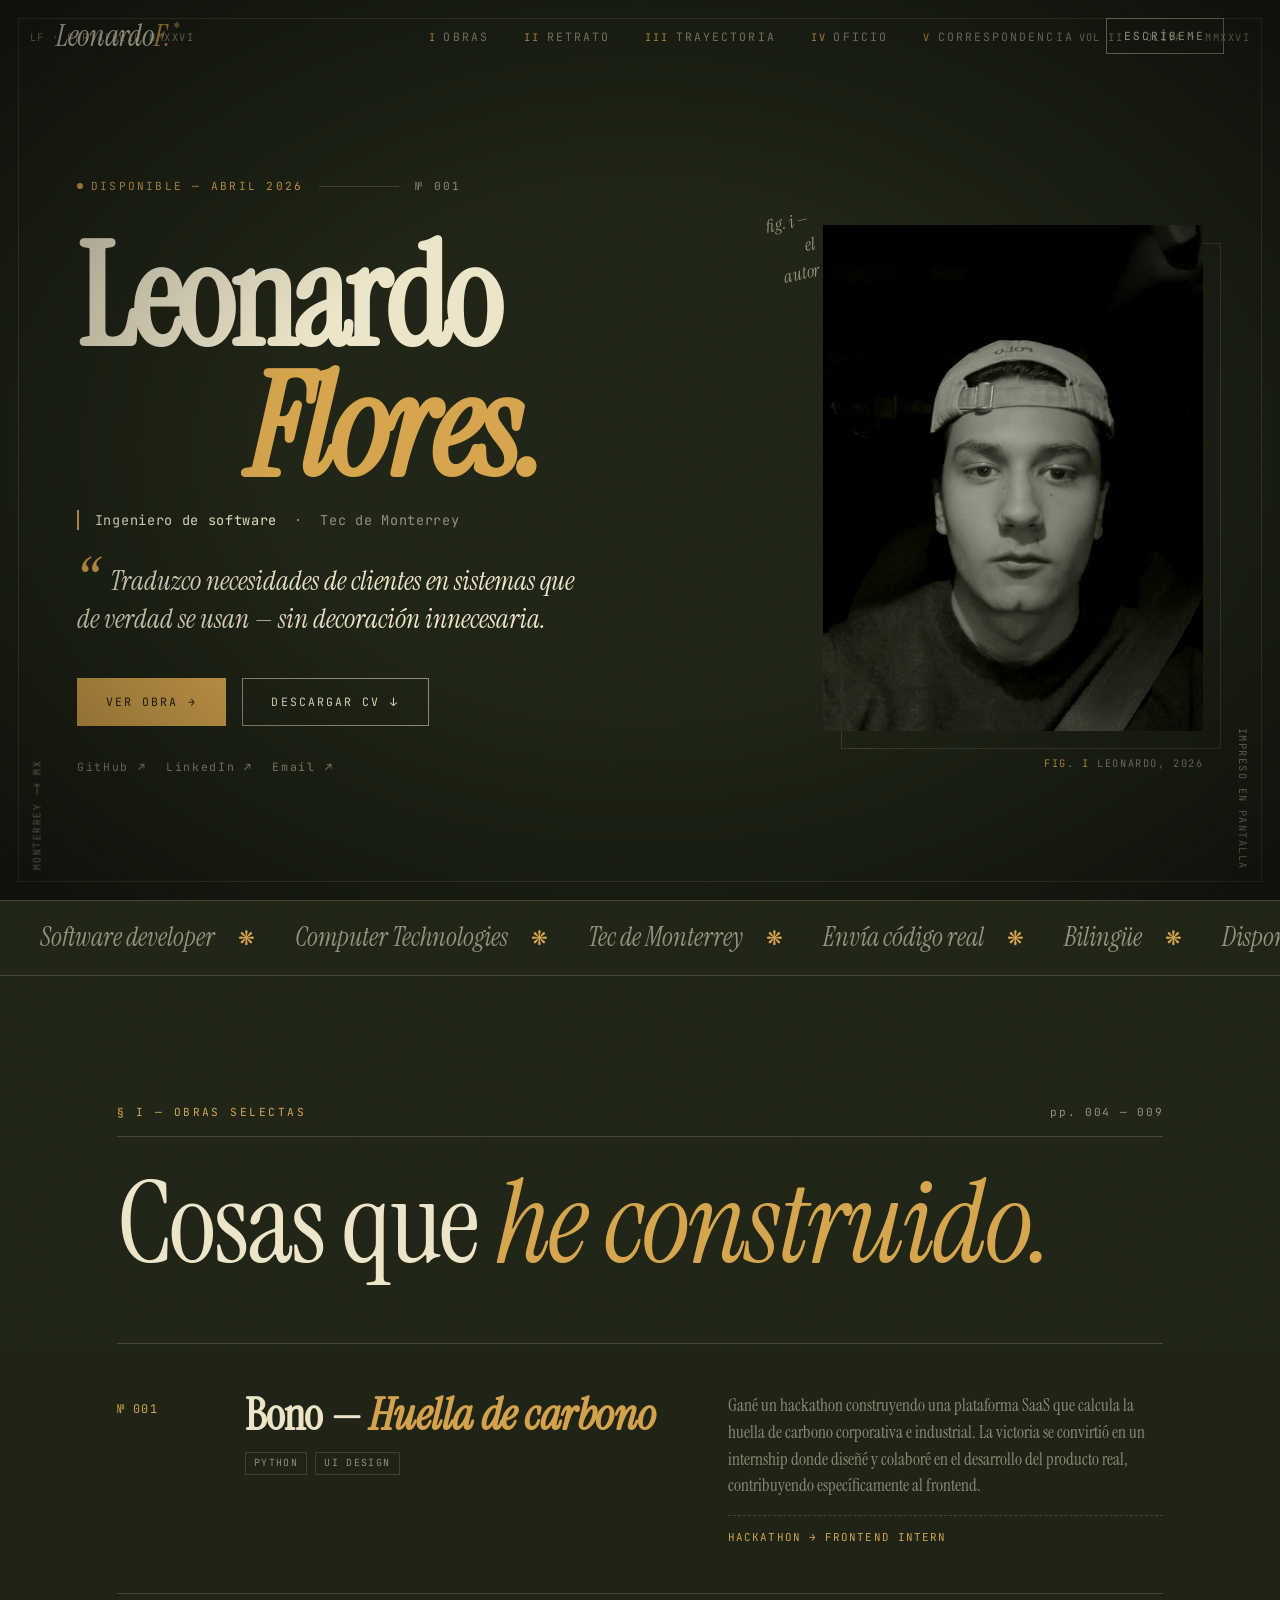
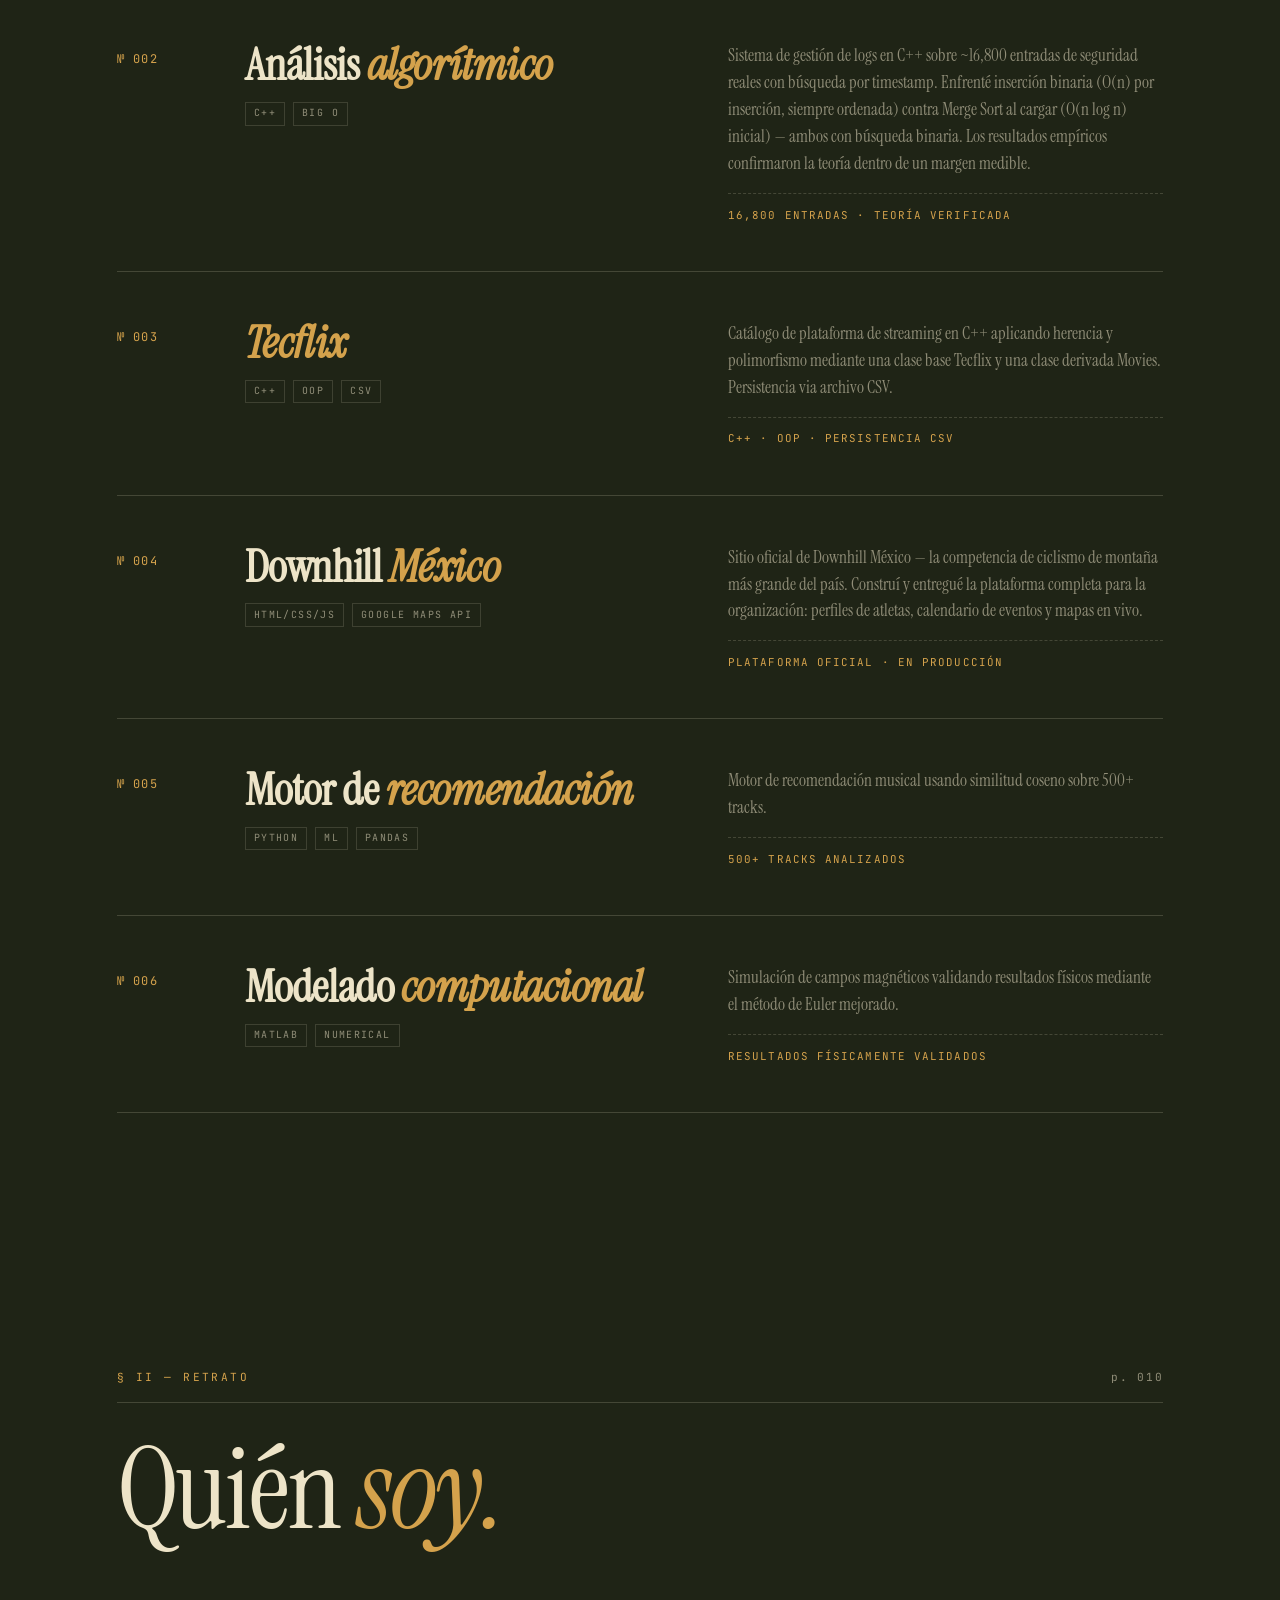
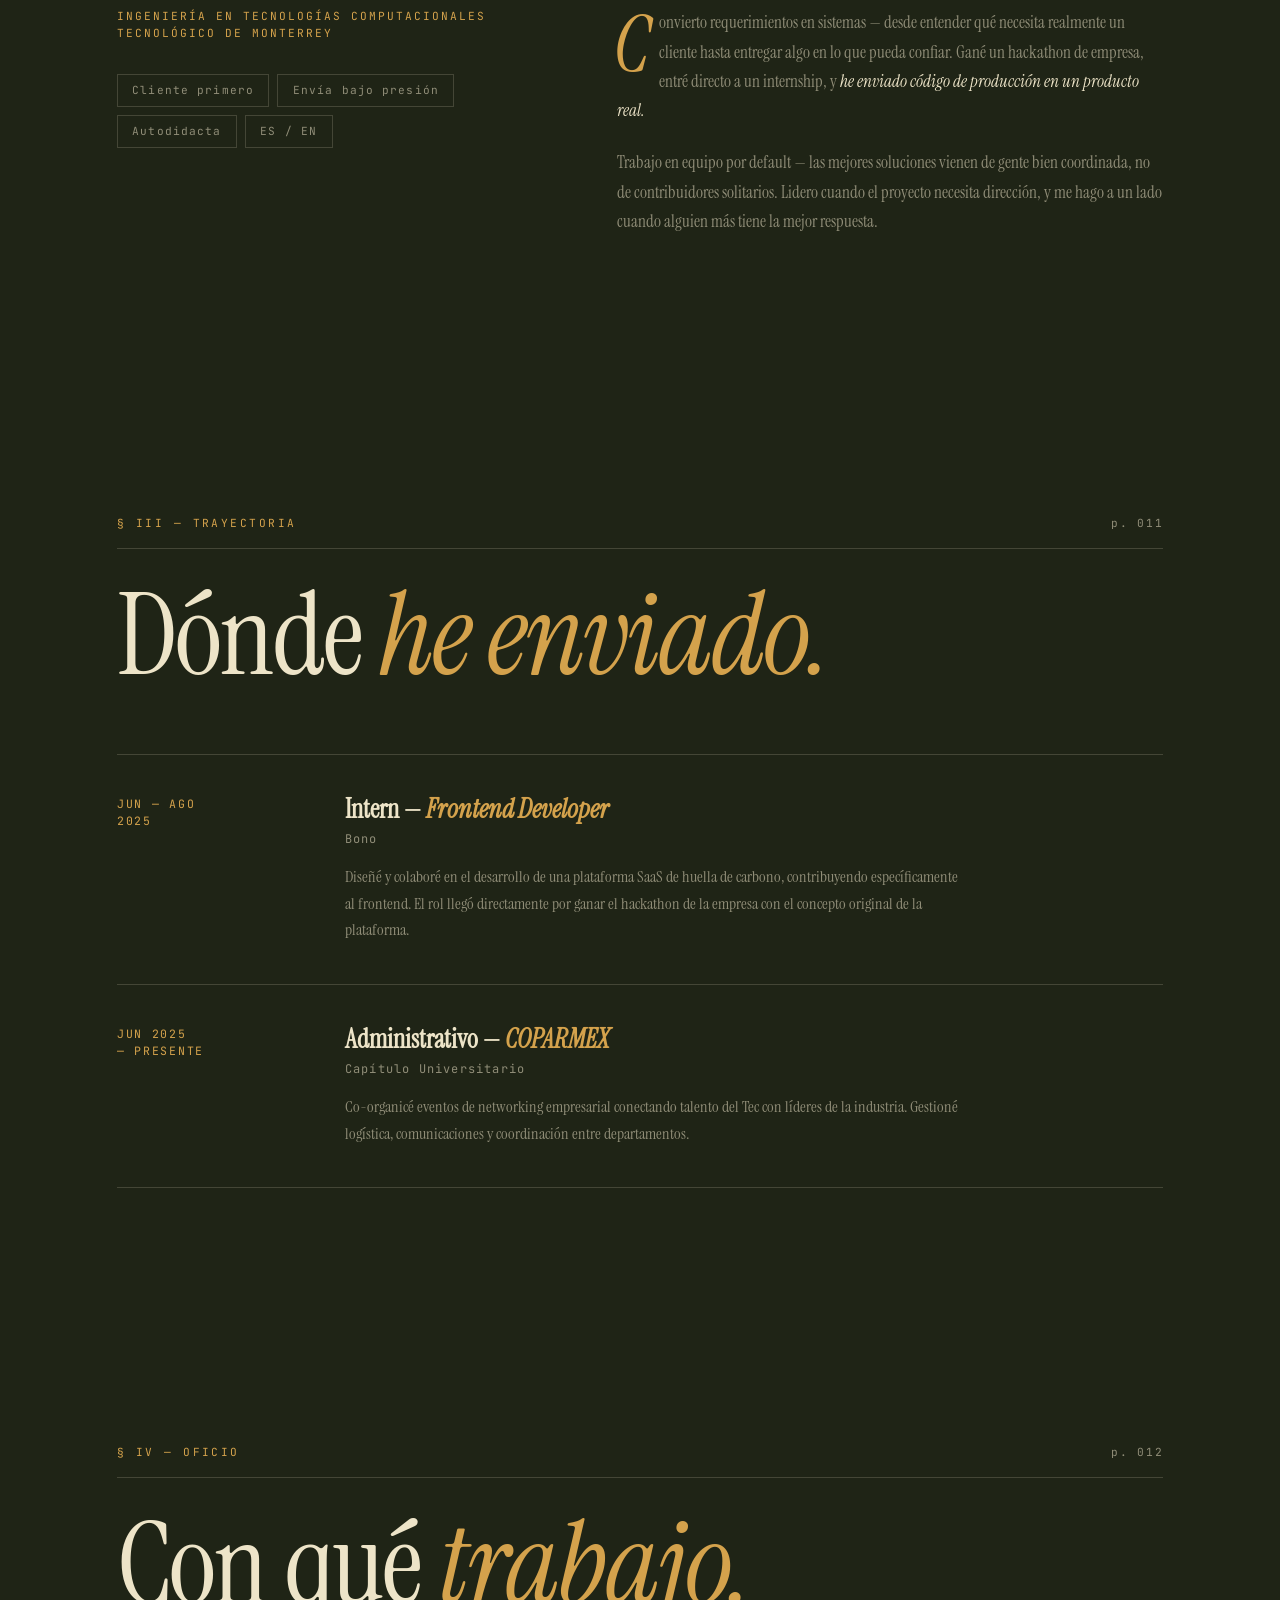
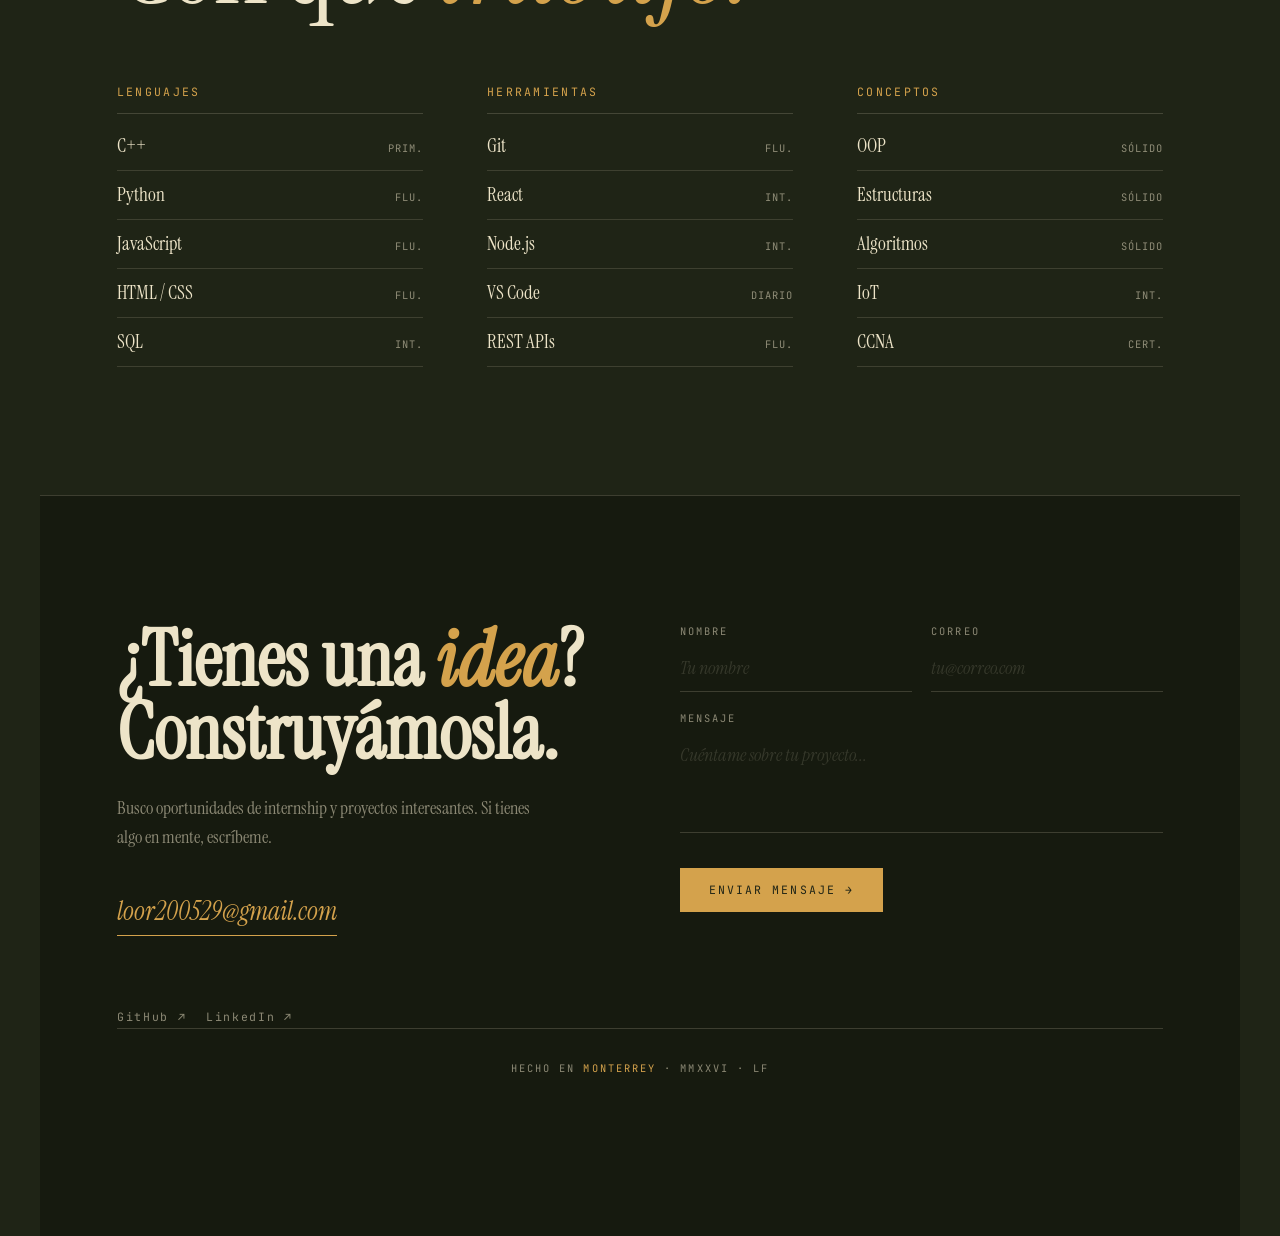
<file: portafolio/project/v2-oliva/index.html>
<!DOCTYPE html>
<html lang="en">
<head>
<meta charset="UTF-8">
<meta name="viewport" content="width=device-width, initial-scale=1.0">
<title>Leonardo Flores — Leonardo Flores — Variación II · Oliva</title>
<link rel="preconnect" href="https://fonts.googleapis.com">
<link rel="preconnect" href="https://fonts.gstatic.com" crossorigin>
<link href="https://fonts.googleapis.com/css2?family=Instrument+Serif:ital@0;1&family=JetBrains+Mono:wght@300;400;500&display=swap" rel="stylesheet">
<style>
  *,*::before,*::after{box-sizing:border-box;margin:0;padding:0}
  :root{
    --bg:#1F2416;           /* verde oliva oscuro */
    --bg-2:#161A0F;
    --ink:#EDE4C8;          /* pergamino */
    --ink-mute:rgba(237,228,200,.55);
    --ink-faint:rgba(237,228,200,.15);
    --accent:#D4A24C;       /* mostaza envejecida — no-digital */
    --accent-deep:#A67A2C;
    --rule:rgba(237,228,200,.18);
    --nav-h:72px;
  }
  html{scroll-behavior:smooth;font-size:16px}
  body{
    background:var(--bg);
    color:var(--ink);
    font-family:'Instrument Serif',serif;
    font-weight:400;
    line-height:1.5;
    overflow-x:hidden;
    position:relative;
    min-height:100vh;
  }
  a{color:inherit;text-decoration:none}
  img{display:block;max-width:100%}
  button{font-family:inherit;color:inherit;background:none;border:none;cursor:pointer}

  /* ─── EFECTO #1: Grano de película animado ─── */
  body::before{
    content:'';
    position:fixed;inset:-50%;
    z-index:9998;pointer-events:none;
    background-image:url("data:image/svg+xml;utf8,<svg xmlns='http://www.w3.org/2000/svg' width='220' height='220'><filter id='n'><feTurbulence type='fractalNoise' baseFrequency='0.9' numOctaves='2' stitchTiles='stitch'/><feColorMatrix values='0 0 0 0 0.93  0 0 0 0 0.89  0 0 0 0 0.78  0 0 0 0.5 0'/></filter><rect width='100%' height='100%' filter='url(%23n)' opacity='0.45'/></svg>");
    mix-blend-mode:overlay;
    opacity:.35;
    animation:grain 1.2s steps(6) infinite;
  }
  @keyframes grain{
    0%{transform:translate(0,0)}
    17%{transform:translate(-2%,1%)}
    34%{transform:translate(1%,-2%)}
    51%{transform:translate(-1%,2%)}
    68%{transform:translate(2%,1%)}
    85%{transform:translate(-2%,-1%)}
    100%{transform:translate(0,0)}
  }

  /* viñeta sutil */
  body::after{
    content:'';
    position:fixed;inset:0;
    z-index:9997;pointer-events:none;
    background:radial-gradient(ellipse at center, transparent 40%, rgba(0,0,0,.55) 100%);
  }

  /* ─── EFECTO #2: Cursor ink-trail ─── */
  #ink-canvas{
    position:fixed;inset:0;
    z-index:9999;pointer-events:none;
  }
  @media (max-width:900px){#ink-canvas{display:none}}

  /* scrollbar */
  ::-webkit-scrollbar{width:6px}
  ::-webkit-scrollbar-track{background:var(--bg-2)}
  ::-webkit-scrollbar-thumb{background:var(--accent-deep);border-radius:3px}

  /* ─── NAVBAR ─── */
  nav{
    position:fixed;top:0;left:0;right:0;
    height:var(--nav-h);z-index:1000;
    display:flex;align-items:center;
    padding:0 clamp(1.5rem,5vw,3.5rem);
    transition:background .4s,border-color .4s;
  }
  nav.scrolled{
    background:rgba(22,26,15,.88);
    backdrop-filter:blur(14px);
    border-bottom:1px solid var(--rule);
  }
  .nav-logo{
    font-family:'Instrument Serif',serif;
    font-style:italic;
    font-size:1.9rem;
    letter-spacing:-.01em;
    margin-right:auto;
    color:var(--ink);
  }
  .nav-logo sup{
    font-size:.55em;
    color:var(--accent);
    margin-left:2px;
    font-style:normal;
  }
  .nav-links{display:flex;gap:2.2rem;list-style:none}
  .nav-links a{
    font-family:'JetBrains Mono',monospace;
    font-size:.72rem;
    letter-spacing:.18em;
    text-transform:uppercase;
    color:var(--ink-mute);
    position:relative;
    transition:color .25s;
  }
  .nav-links a::before{
    content:attr(data-num);
    color:var(--accent);
    margin-right:.4rem;
    font-size:.65rem;
  }
  .nav-links a:hover,.nav-links a.active{color:var(--ink)}
  .nav-links a.active::after{
    content:'';
    position:absolute;bottom:-6px;left:0;right:0;
    height:1px;background:var(--accent);
  }
  .nav-cta{
    margin-left:2rem;
    font-family:'JetBrains Mono',monospace;
    font-size:.7rem;letter-spacing:.18em;text-transform:uppercase;
    padding:.55rem 1.1rem;
    border:1px solid var(--ink-mute);
    color:var(--ink);
    transition:all .25s;
  }
  .nav-cta:hover{
    background:var(--accent);
    border-color:var(--accent);
    color:var(--bg);
  }
  .mobile-toggle{display:none;flex-direction:column;gap:4px}
  .mobile-toggle span{display:block;width:22px;height:1px;background:var(--ink)}

  /* ─── FRAME / MARGINALIA ─── */
  .page-frame{
    position:fixed;inset:18px;
    border:1px solid var(--ink-faint);
    pointer-events:none;z-index:500;
  }
  .corner-mark{
    position:fixed;
    font-family:'JetBrains Mono',monospace;
    font-size:.65rem;letter-spacing:.14em;
    color:var(--ink-mute);
    z-index:501;pointer-events:none;
  }
  .corner-mark.tl{top:30px;left:30px}
  .corner-mark.tr{top:30px;right:30px}
  .corner-mark.bl{bottom:30px;left:30px;writing-mode:vertical-rl;transform:rotate(180deg)}
  .corner-mark.br{bottom:30px;right:30px;writing-mode:vertical-rl}
  @media (max-width:900px){
    .page-frame,.corner-mark{display:none}
  }

  /* ─── SECTION WRAPPER ─── */
  section{
    padding:clamp(5rem,10vw,9rem) clamp(2rem,6vw,5rem);
    max-width:1200px;margin:0 auto;
    position:relative;
  }
  .section-head{
    display:flex;align-items:baseline;justify-content:space-between;
    margin-bottom:2rem;
    padding-bottom:1rem;
    border-bottom:1px solid var(--rule);
  }
  .section-kicker{
    font-family:'JetBrains Mono',monospace;
    font-size:.7rem;letter-spacing:.22em;text-transform:uppercase;
    color:var(--accent);
  }
  .section-folio{
    font-family:'JetBrains Mono',monospace;
    font-size:.7rem;letter-spacing:.15em;
    color:var(--ink-mute);
    font-variant-numeric:tabular-nums;
  }
  .section-title{
    font-family:'Instrument Serif',serif;
    font-size:clamp(3.5rem,9vw,7.5rem);
    font-weight:400;
    line-height:.95;
    letter-spacing:-.02em;
    margin-bottom:4rem;
  }
  .section-title em{
    font-style:italic;
    color:var(--accent);
  }

  /* ─── EFECTO #3: Reveal con "ink bleed" letra por letra ─── */
  .ink-reveal{display:inline-block}
  .ink-reveal .char{
    display:inline-block;
    opacity:0;
    filter:blur(10px);
    transform:translateY(.4em);
    transition:opacity .6s cubic-bezier(.4,0,.2,1),filter .6s cubic-bezier(.4,0,.2,1),transform .6s cubic-bezier(.4,0,.2,1);
  }
  .ink-reveal.visible .char{opacity:1;filter:blur(0);transform:none}

  .reveal{opacity:0;transform:translateY(24px);transition:opacity .8s cubic-bezier(.22,1,.36,1),transform .8s cubic-bezier(.22,1,.36,1)}
  .reveal.visible{opacity:1;transform:none}
  .rd-1{transition-delay:.12s}.rd-2{transition-delay:.24s}.rd-3{transition-delay:.36s}

  /* ─── HERO ─── */
  #hero{
    min-height:100vh;
    padding:calc(var(--nav-h) + 3rem) clamp(2rem,6vw,5rem) 4rem;
    max-width:1280px;margin:0 auto;
    display:grid;
    grid-template-columns:1.1fr .9fr;
    gap:4rem;
    align-items:center;
    position:relative;
  }
  .hero-meta{
    font-family:'JetBrains Mono',monospace;
    font-size:.7rem;letter-spacing:.2em;text-transform:uppercase;
    color:var(--ink-mute);
    margin-bottom:2.5rem;
    display:flex;align-items:center;gap:1rem;
  }
  .hero-meta .rule{flex:1;height:1px;background:var(--rule);max-width:80px}
  .hero-meta .status{
    display:inline-flex;align-items:center;gap:.5rem;
    color:var(--accent);
  }
  .hero-meta .status::before{
    content:'';width:6px;height:6px;border-radius:50%;
    background:var(--accent);
    box-shadow:0 0 0 0 var(--accent);
    animation:pulse 2.2s infinite;
  }
  @keyframes pulse{
    0%,100%{box-shadow:0 0 0 0 rgba(212,162,76,.5)}
    50%{box-shadow:0 0 0 8px rgba(212,162,76,0)}
  }
  .hero-name{
    font-family:'Instrument Serif',serif;
    font-size:clamp(4rem,11vw,9.5rem);
    line-height:.92;
    letter-spacing:-.03em;
    margin-bottom:1rem;
  }
  .hero-name .given{display:block}
  .hero-name .family{
    display:block;
    font-style:italic;
    color:var(--accent);
    margin-left:1.2em;
  }
  .hero-role{
    font-family:'JetBrains Mono',monospace;
    font-size:.85rem;
    letter-spacing:.05em;
    color:var(--ink-mute);
    margin-bottom:2rem;
    padding-left:1rem;
    border-left:2px solid var(--accent);
  }
  .hero-role em{color:var(--ink);font-style:normal}
  .hero-tagline{
    font-size:clamp(1.3rem,2.2vw,1.7rem);
    color:var(--ink);
    max-width:520px;
    margin-bottom:2.5rem;
    font-style:italic;
    line-height:1.4;
  }
  .hero-tagline::before{
    content:'“';
    font-size:2.5em;
    line-height:0;
    vertical-align:-.3em;
    color:var(--accent);
    margin-right:.1em;
  }
  .hero-ctas{display:flex;gap:1rem;flex-wrap:wrap}
  .btn{
    display:inline-flex;align-items:center;gap:.6rem;
    font-family:'JetBrains Mono',monospace;
    font-size:.72rem;letter-spacing:.18em;text-transform:uppercase;
    padding:.9rem 1.8rem;
    transition:all .25s;
  }
  .btn-primary{
    background:var(--accent);
    color:var(--bg);
  }
  .btn-primary:hover{background:var(--ink);transform:translate(-2px,-2px);box-shadow:4px 4px 0 var(--accent-deep)}
  .btn-ghost{
    border:1px solid var(--ink-mute);
    color:var(--ink);
  }
  .btn-ghost:hover{border-color:var(--accent);color:var(--accent);transform:translate(-2px,-2px);box-shadow:4px 4px 0 var(--accent-deep)}
  .btn .arrow{display:inline-block;transition:transform .25s}
  .btn:hover .arrow{transform:translateX(3px)}

  .hero-socials{display:flex;gap:1.2rem;margin-top:2rem}
  .hero-social{
    font-family:'JetBrains Mono',monospace;
    font-size:.72rem;letter-spacing:.15em;
    color:var(--ink-mute);
    padding-bottom:2px;
    border-bottom:1px solid transparent;
    transition:all .25s;
  }
  .hero-social:hover{color:var(--accent);border-bottom-color:var(--accent)}

  /* ─── EFECTO #4: Foto con doble capa + posterización ─── */
  .hero-portrait{
    position:relative;
    aspect-ratio:3/4;
    max-width:380px;
    margin-left:auto;
  }
  .portrait-frame{
    position:absolute;inset:0;
    border:1px solid var(--ink-faint);
    transform:translate(18px,18px);
    z-index:0;
  }
  .portrait-img{
    position:relative;z-index:1;
    width:100%;height:100%;
    overflow:hidden;
    background:var(--bg-2);
  }
  .portrait-img img{
    width:100%;height:100%;
    object-fit:cover;
    object-position:center top;
    /* Trata la foto como impresión duotono burdeos */
    filter:grayscale(1) contrast(1.1) brightness(.9);
    mix-blend-mode:luminosity;
  }
  .portrait-img::before{
    content:'';
    position:absolute;inset:0;
    background:linear-gradient(180deg,rgba(31,36,22,.2),rgba(212,162,76,.15));
    mix-blend-mode:multiply;
    z-index:2;
  }
  .portrait-caption{
    position:absolute;
    bottom:-2.5rem;right:0;
    font-family:'JetBrains Mono',monospace;
    font-size:.65rem;letter-spacing:.15em;
    color:var(--ink-mute);
    text-transform:uppercase;
  }
  .portrait-caption .fig{color:var(--accent);margin-right:.5rem}
  .portrait-marginalia{
    position:absolute;
    top:-1rem;left:-3.5rem;
    font-family:'Instrument Serif',serif;
    font-style:italic;
    font-size:1.1rem;
    color:var(--ink-mute);
    transform:rotate(-12deg);
    width:3rem;text-align:right;
  }
  @media (max-width:900px){
    #hero{grid-template-columns:1fr;gap:3rem}
    .hero-portrait{max-width:280px;margin:0 auto}
    .portrait-marginalia{display:none}
  }

  /* ─── MARQUEE (sutil, editorial) ─── */
  .strip{
    border-top:1px solid var(--rule);
    border-bottom:1px solid var(--rule);
    overflow:hidden;
    padding:1.1rem 0;
  }
  .strip-track{
    display:flex;width:max-content;
    animation:scroll 60s linear infinite;
  }
  .strip-item{
    font-family:'Instrument Serif',serif;
    font-style:italic;
    font-size:1.6rem;
    color:var(--ink-mute);
    padding:0 2.5rem;
    white-space:nowrap;
    position:relative;
  }
  .strip-item::after{
    content:'❋';
    position:absolute;right:0;top:50%;
    transform:translateY(-50%);
    color:var(--accent);
    font-style:normal;
    font-size:.8em;
  }
  @keyframes scroll{to{transform:translateX(-50%)}}

  /* ─── PROJECTS ─── */
  .projects{display:flex;flex-direction:column}
  .proj{
    display:grid;
    grid-template-columns:80px 1fr 1fr;
    gap:3rem;
    padding:3rem 0;
    border-top:1px solid var(--rule);
    position:relative;
    transition:background .3s;
  }
  .proj:hover{background:rgba(212,162,76,.04)}
  .proj:last-child{border-bottom:1px solid var(--rule)}
  .proj-num{
    font-family:'JetBrains Mono',monospace;
    font-size:.75rem;letter-spacing:.1em;
    color:var(--accent);
    padding-top:.5rem;
  }
  .proj-title{
    font-family:'Instrument Serif',serif;
    font-size:clamp(1.8rem,3.5vw,2.8rem);
    line-height:1.05;
    letter-spacing:-.01em;
  }
  .proj-title em{font-style:italic;color:var(--accent)}
  .proj-tags{
    display:flex;flex-wrap:wrap;gap:.5rem;
    margin-top:.8rem;
  }
  .proj-tag{
    font-family:'JetBrains Mono',monospace;
    font-size:.62rem;letter-spacing:.14em;text-transform:uppercase;
    color:var(--ink-mute);
    padding:.2rem .5rem;
    border:1px solid var(--ink-faint);
  }
  .proj-body p{
    font-size:1.05rem;
    color:var(--ink-mute);
    line-height:1.6;
    margin-bottom:1rem;
  }
  .proj-meta{
    font-family:'JetBrains Mono',monospace;
    font-size:.68rem;letter-spacing:.1em;text-transform:uppercase;
    color:var(--accent);
    padding-top:.8rem;
    border-top:1px dashed var(--rule);
  }
  @media (max-width:900px){
    .proj{grid-template-columns:1fr;gap:1rem}
  }

  /* ─── ABOUT ─── */
  .about-wrap{
    display:grid;
    grid-template-columns:1fr 1.3fr;
    gap:5rem;
    align-items:start;
  }
  .about-aside{
    position:sticky;top:calc(var(--nav-h) + 2rem);
  }
  .about-degree{
    font-family:'JetBrains Mono',monospace;
    font-size:.7rem;letter-spacing:.18em;text-transform:uppercase;
    color:var(--accent);
    margin-bottom:1rem;
    display:block;
  }
  .about-drop{
    font-family:'Instrument Serif',serif;
    font-size:clamp(1.3rem,2.2vw,1.6rem);
    line-height:1.55;
    color:var(--ink);
    margin-bottom:1.5rem;
  }
  .about-drop::first-letter{
    font-size:4.5em;
    float:left;
    line-height:.85;
    margin:.05em .12em 0 -.05em;
    color:var(--accent);
    font-style:italic;
  }
  .about-body p{
    font-size:1.08rem;
    line-height:1.7;
    color:var(--ink-mute);
    margin-bottom:1.4rem;
  }
  .about-body p strong{color:var(--ink);font-weight:400;font-style:italic}
  .pill-row{
    display:flex;flex-wrap:wrap;gap:.5rem;
    margin-top:2rem;
  }
  .pill{
    font-family:'JetBrains Mono',monospace;
    font-size:.7rem;letter-spacing:.1em;
    padding:.45rem .9rem;
    border:1px solid var(--rule);
    color:var(--ink-mute);
    transition:all .25s;
  }
  .pill:hover{border-color:var(--accent);color:var(--accent)}
  @media (max-width:900px){
    .about-wrap{grid-template-columns:1fr;gap:2rem}
    .about-aside{position:static}
  }

  /* ─── EXPERIENCE ─── */
  .timeline{
    display:flex;flex-direction:column;
  }
  .tl-item{
    display:grid;
    grid-template-columns:180px 1fr;
    gap:3rem;
    padding:2.5rem 0;
    border-top:1px solid var(--rule);
  }
  .tl-item:last-child{border-bottom:1px solid var(--rule)}
  .tl-date{
    font-family:'JetBrains Mono',monospace;
    font-size:.72rem;letter-spacing:.15em;text-transform:uppercase;
    color:var(--accent);
  }
  .tl-role{
    font-family:'Instrument Serif',serif;
    font-size:1.6rem;
    line-height:1.2;
    margin-bottom:.3rem;
  }
  .tl-role em{font-style:italic;color:var(--accent)}
  .tl-company{
    font-family:'JetBrains Mono',monospace;
    font-size:.75rem;letter-spacing:.1em;
    color:var(--ink-mute);
    margin-bottom:1rem;
  }
  .tl-desc{
    font-size:1rem;
    color:var(--ink-mute);
    line-height:1.65;
    max-width:620px;
  }
  @media (max-width:900px){
    .tl-item{grid-template-columns:1fr;gap:.8rem}
  }

  /* ─── SKILLS ─── */
  .skills-grid{
    display:grid;
    grid-template-columns:repeat(3,1fr);
    gap:0 4rem;
  }
  .skills-col-title{
    font-family:'JetBrains Mono',monospace;
    font-size:.72rem;letter-spacing:.2em;text-transform:uppercase;
    color:var(--accent);
    padding-bottom:.8rem;
    border-bottom:1px solid var(--rule);
    margin-bottom:.5rem;
  }
  .skill-row{
    font-family:'Instrument Serif',serif;
    font-size:1.2rem;
    padding:.6rem 0;
    border-bottom:1px solid var(--ink-faint);
    color:var(--ink);
    display:flex;justify-content:space-between;align-items:baseline;
    transition:color .25s,padding-left .25s;
  }
  .skill-row:hover{color:var(--accent);padding-left:.5rem}
  .skill-row .lvl{
    font-family:'JetBrains Mono',monospace;
    font-size:.65rem;
    color:var(--ink-mute);
    letter-spacing:.1em;
  }
  @media (max-width:900px){
    .skills-grid{grid-template-columns:1fr;gap:2rem}
  }

  /* ─── CONTACT ─── */
  #contact{
    background:var(--bg-2);
    border-top:1px solid var(--rule);
    padding:clamp(5rem,10vw,8rem) clamp(2rem,6vw,5rem);
  }
  .contact-inner{
    max-width:1200px;margin:0 auto;
    display:grid;
    grid-template-columns:1fr 1fr;
    gap:5rem;align-items:start;
  }
  .contact-title{
    font-family:'Instrument Serif',serif;
    font-size:clamp(3rem,6vw,5rem);
    line-height:.95;
    margin-bottom:1.5rem;
  }
  .contact-title em{font-style:italic;color:var(--accent)}
  .contact-lede{
    font-size:1.15rem;
    color:var(--ink-mute);
    line-height:1.6;
    margin-bottom:2.5rem;
    max-width:420px;
  }
  .contact-email{
    display:inline-block;
    font-family:'Instrument Serif',serif;
    font-size:clamp(1.2rem,2vw,1.6rem);
    font-style:italic;
    color:var(--accent);
    border-bottom:1px solid var(--accent);
    padding-bottom:.2rem;
    margin-bottom:2.5rem;
    transition:color .25s;
  }
  .contact-email:hover{color:var(--ink)}
  .contact-form{display:flex;flex-direction:column;gap:1.2rem}
  .form-row{display:grid;grid-template-columns:1fr 1fr;gap:1.2rem}
  .form-group{display:flex;flex-direction:column;gap:.4rem}
  .form-group label{
    font-family:'JetBrains Mono',monospace;
    font-size:.65rem;letter-spacing:.2em;text-transform:uppercase;
    color:var(--ink-mute);
  }
  .form-group input,.form-group textarea{
    background:transparent;
    border:none;
    border-bottom:1px solid var(--rule);
    padding:.7rem 0;
    font-family:'Instrument Serif',serif;
    font-size:1.1rem;
    color:var(--ink);
    outline:none;
    resize:none;
    transition:border-color .25s;
  }
  .form-group input::placeholder,.form-group textarea::placeholder{
    color:var(--ink-faint);
    font-style:italic;
  }
  .form-group input:focus,.form-group textarea:focus{
    border-bottom-color:var(--accent);
  }
  .form-group textarea{min-height:100px}
  .form-submit{
    align-self:flex-start;
    margin-top:1rem;
    font-family:'JetBrains Mono',monospace;
    font-size:.72rem;letter-spacing:.18em;text-transform:uppercase;
    padding:.9rem 1.8rem;
    background:var(--accent);
    color:var(--bg);
    transition:all .25s;
  }
  .form-submit:hover{background:var(--ink);transform:translate(-2px,-2px);box-shadow:4px 4px 0 var(--accent-deep)}
  @media (max-width:900px){
    .contact-inner{grid-template-columns:1fr;gap:3rem}
    .form-row{grid-template-columns:1fr}
  }

  /* footer */
  footer{
    text-align:center;
    padding:2rem;
    font-family:'JetBrains Mono',monospace;
    font-size:.65rem;letter-spacing:.2em;text-transform:uppercase;
    color:var(--ink-mute);
    border-top:1px solid var(--rule);
  }
  footer em{color:var(--accent);font-style:normal}

  @media (max-width:640px){
    .nav-links,.nav-cta{display:none}
    .mobile-toggle{display:flex}
  }
</style>
</head>
<body>

<!-- Frame & marginalia -->
<div class="page-frame"></div>
<div class="corner-mark tl">LF · PORTAFOLIO MMXXVI</div>
<div class="corner-mark tr">VOL II · OLIVA · MMXXVI</div>
<div class="corner-mark bl">MONTERREY ⟶ MX</div>
<div class="corner-mark br">IMPRESO EN PANTALLA</div>

<!-- Ink trail canvas -->
<canvas id="ink-canvas"></canvas>

<!-- NAV -->
<nav id="navbar">
  <a class="nav-logo" href="#">Leonardo<em style="color:var(--accent);font-style:italic">F.</em><sup>*</sup></a>
  <ul class="nav-links" id="navLinks">
    <li><a data-num="i" href="#projects">Obras</a></li>
    <li><a data-num="ii" href="#about">Retrato</a></li>
    <li><a data-num="iii" href="#experience">Trayectoria</a></li>
    <li><a data-num="iv" href="#skills">Oficio</a></li>
    <li><a data-num="v" href="#contact">Correspondencia</a></li>
  </ul>
  <a href="mailto:loor200529@gmail.com" class="nav-cta">Escríbeme</a>
  <button class="mobile-toggle" id="mobileToggle"><span></span><span></span><span></span></button>
</nav>

<!-- HERO -->
<section id="hero">
  <div>
    <div class="hero-meta">
      <span class="status">Disponible — Abril 2026</span>
      <span class="rule"></span>
      <span>№ 001</span>
    </div>
    <h1 class="hero-name">
      <span class="given ink-reveal" data-text="Leonardo"></span>
      <span class="family ink-reveal" data-text="Flores."></span>
    </h1>
    <div class="hero-role">
      <em>Ingeniero de software</em> &nbsp;·&nbsp; Tec de Monterrey
    </div>
    <p class="hero-tagline">
      Traduzco necesidades de clientes en sistemas que de verdad se usan — sin decoración innecesaria.
    </p>
    <div class="hero-ctas">
      <a href="#projects" class="btn btn-primary">
        Ver obra <span class="arrow">→</span>
      </a>
      <a href="../../../LeonardoFloresCV.pdf" class="btn btn-ghost" download>
        Descargar CV <span class="arrow">↓</span>
      </a>
    </div>
    <div class="hero-socials">
      <a href="https://github.com/Leonardou-lab" target="_blank" class="hero-social">GitHub ↗</a>
      <a href="https://www.linkedin.com/in/leonardo-andré-flores-mendoza-2519a2366" target="_blank" class="hero-social">LinkedIn ↗</a>
      <a href="mailto:loor200529@gmail.com" class="hero-social">Email ↗</a>
    </div>
  </div>

  <div class="hero-portrait">
    <div class="portrait-marginalia">fig. i —<br>el autor</div>
    <div class="portrait-frame"></div>
    <div class="portrait-img">
      <img src="../assets/YP.jpg" alt="Leonardo Flores">
    </div>
    <div class="portrait-caption"><span class="fig">Fig. I</span>Leonardo, 2026</div>
  </div>
</section>

<!-- STRIP -->
<div class="strip" aria-hidden="true">
  <div class="strip-track">
    <span class="strip-item">Software developer</span>
    <span class="strip-item">Computer Technologies</span>
    <span class="strip-item">Tec de Monterrey</span>
    <span class="strip-item">Envía código real</span>
    <span class="strip-item">Bilingüe</span>
    <span class="strip-item">Disponible</span>
    <span class="strip-item">Software developer</span>
    <span class="strip-item">Computer Technologies</span>
    <span class="strip-item">Tec de Monterrey</span>
    <span class="strip-item">Envía código real</span>
    <span class="strip-item">Bilingüe</span>
    <span class="strip-item">Disponible</span>
  </div>
</div>

<!-- PROJECTS -->
<section id="projects">
  <div class="section-head reveal">
    <span class="section-kicker">§ I — Obras selectas</span>
    <span class="section-folio">pp. 004 — 009</span>
  </div>
  <h2 class="section-title reveal rd-1">Cosas que <em>he construido.</em></h2>

  <div class="projects">

    <article class="proj reveal">
      <div class="proj-num">№ 001</div>
      <div>
        <h3 class="proj-title">Bono — <em>Huella de carbono</em></h3>
        <div class="proj-tags">
          <span class="proj-tag">Python</span>
          <span class="proj-tag">UI Design</span>
        </div>
      </div>
      <div class="proj-body">
        <p>Gané un hackathon construyendo una plataforma SaaS que calcula la huella de carbono corporativa e industrial. La victoria se convirtió en un internship donde diseñé y colaboré en el desarrollo del producto real, contribuyendo específicamente al frontend.</p>
        <div class="proj-meta">Hackathon → Frontend Intern</div>
      </div>
    </article>

    <article class="proj reveal rd-1">
      <div class="proj-num">№ 002</div>
      <div>
        <h3 class="proj-title">Análisis <em>algorítmico</em></h3>
        <div class="proj-tags">
          <span class="proj-tag">C++</span>
          <span class="proj-tag">Big O</span>
        </div>
      </div>
      <div class="proj-body">
        <p>Sistema de gestión de logs en C++ sobre ~16,800 entradas de seguridad reales con búsqueda por timestamp. Enfrenté inserción binaria (O(n) por inserción, siempre ordenada) contra Merge Sort al cargar (O(n log n) inicial) — ambos con búsqueda binaria. Los resultados empíricos confirmaron la teoría dentro de un margen medible.</p>
        <div class="proj-meta">16,800 entradas · Teoría verificada</div>
      </div>
    </article>

    <article class="proj reveal rd-2">
      <div class="proj-num">№ 003</div>
      <div>
        <h3 class="proj-title"><em>Tecflix</em></h3>
        <div class="proj-tags">
          <span class="proj-tag">C++</span>
          <span class="proj-tag">OOP</span>
          <span class="proj-tag">CSV</span>
        </div>
      </div>
      <div class="proj-body">
        <p>Catálogo de plataforma de streaming en C++ aplicando herencia y polimorfismo mediante una clase base Tecflix y una clase derivada Movies. Persistencia via archivo CSV.</p>
        <div class="proj-meta">C++ · OOP · Persistencia CSV</div>
      </div>
    </article>

    <article class="proj reveal">
      <div class="proj-num">№ 004</div>
      <div>
        <h3 class="proj-title">Downhill <em>México</em></h3>
        <div class="proj-tags">
          <span class="proj-tag">HTML/CSS/JS</span>
          <span class="proj-tag">Google Maps API</span>
        </div>
      </div>
      <div class="proj-body">
        <p>Sitio oficial de Downhill México — la competencia de ciclismo de montaña más grande del país. Construí y entregué la plataforma completa para la organización: perfiles de atletas, calendario de eventos y mapas en vivo.</p>
        <div class="proj-meta">Plataforma oficial · En producción</div>
      </div>
    </article>

    <article class="proj reveal rd-1">
      <div class="proj-num">№ 005</div>
      <div>
        <h3 class="proj-title">Motor de <em>recomendación</em></h3>
        <div class="proj-tags">
          <span class="proj-tag">Python</span>
          <span class="proj-tag">ML</span>
          <span class="proj-tag">Pandas</span>
        </div>
      </div>
      <div class="proj-body">
        <p>Motor de recomendación musical usando similitud coseno sobre 500+ tracks.</p>
        <div class="proj-meta">500+ tracks analizados</div>
      </div>
    </article>

    <article class="proj reveal rd-2">
      <div class="proj-num">№ 006</div>
      <div>
        <h3 class="proj-title">Modelado <em>computacional</em></h3>
        <div class="proj-tags">
          <span class="proj-tag">MATLAB</span>
          <span class="proj-tag">Numerical</span>
        </div>
      </div>
      <div class="proj-body">
        <p>Simulación de campos magnéticos validando resultados físicos mediante el método de Euler mejorado.</p>
        <div class="proj-meta">Resultados físicamente validados</div>
      </div>
    </article>

  </div>
</section>

<!-- ABOUT -->
<section id="about">
  <div class="section-head reveal">
    <span class="section-kicker">§ II — Retrato</span>
    <span class="section-folio">p. 010</span>
  </div>
  <h2 class="section-title reveal rd-1">Quién <em>soy.</em></h2>

  <div class="about-wrap">
    <aside class="about-aside reveal rd-1">
      <span class="about-degree">Ingeniería en Tecnologías Computacionales<br>Tecnológico de Monterrey</span>
      <div class="pill-row">
        <span class="pill">Cliente primero</span>
        <span class="pill">Envía bajo presión</span>
        <span class="pill">Autodidacta</span>
        <span class="pill">ES / EN</span>
      </div>
    </aside>

    <div class="about-body reveal rd-2">
      <p class="about-drop">Convierto requerimientos en sistemas — desde entender qué necesita realmente un cliente hasta entregar algo en lo que pueda confiar. Gané un hackathon de empresa, entré directo a un internship, y <strong>he enviado código de producción en un producto real.</strong></p>
      <p>Trabajo en equipo por default — las mejores soluciones vienen de gente bien coordinada, no de contribuidores solitarios. Lidero cuando el proyecto necesita dirección, y me hago a un lado cuando alguien más tiene la mejor respuesta.</p>
    </div>
  </div>
</section>

<!-- EXPERIENCE -->
<section id="experience">
  <div class="section-head reveal">
    <span class="section-kicker">§ III — Trayectoria</span>
    <span class="section-folio">p. 011</span>
  </div>
  <h2 class="section-title reveal rd-1">Dónde <em>he enviado.</em></h2>

  <div class="timeline">
    <div class="tl-item reveal">
      <div class="tl-date">Jun — Ago<br>2025</div>
      <div>
        <h3 class="tl-role">Intern — <em>Frontend Developer</em></h3>
        <div class="tl-company">Bono</div>
        <p class="tl-desc">Diseñé y colaboré en el desarrollo de una plataforma SaaS de huella de carbono, contribuyendo específicamente al frontend. El rol llegó directamente por ganar el hackathon de la empresa con el concepto original de la plataforma.</p>
      </div>
    </div>
    <div class="tl-item reveal rd-1">
      <div class="tl-date">Jun 2025<br>— presente</div>
      <div>
        <h3 class="tl-role">Administrativo — <em>COPARMEX</em></h3>
        <div class="tl-company">Capítulo Universitario</div>
        <p class="tl-desc">Co-organicé eventos de networking empresarial conectando talento del Tec con líderes de la industria. Gestioné logística, comunicaciones y coordinación entre departamentos.</p>
      </div>
    </div>
  </div>
</section>

<!-- SKILLS -->
<section id="skills">
  <div class="section-head reveal">
    <span class="section-kicker">§ IV — Oficio</span>
    <span class="section-folio">p. 012</span>
  </div>
  <h2 class="section-title reveal rd-1">Con qué <em>trabajo.</em></h2>

  <div class="skills-grid">
    <div class="reveal">
      <div class="skills-col-title">Lenguajes</div>
      <div class="skill-row">C++ <span class="lvl">PRIM.</span></div>
      <div class="skill-row">Python <span class="lvl">FLU.</span></div>
      <div class="skill-row">JavaScript <span class="lvl">FLU.</span></div>
      <div class="skill-row">HTML / CSS <span class="lvl">FLU.</span></div>
      <div class="skill-row">SQL <span class="lvl">INT.</span></div>
    </div>
    <div class="reveal rd-1">
      <div class="skills-col-title">Herramientas</div>
      <div class="skill-row">Git <span class="lvl">FLU.</span></div>
      <div class="skill-row">React <span class="lvl">INT.</span></div>
      <div class="skill-row">Node.js <span class="lvl">INT.</span></div>
      <div class="skill-row">VS Code <span class="lvl">DIARIO</span></div>
      <div class="skill-row">REST APIs <span class="lvl">FLU.</span></div>
    </div>
    <div class="reveal rd-2">
      <div class="skills-col-title">Conceptos</div>
      <div class="skill-row">OOP <span class="lvl">SÓLIDO</span></div>
      <div class="skill-row">Estructuras <span class="lvl">SÓLIDO</span></div>
      <div class="skill-row">Algoritmos <span class="lvl">SÓLIDO</span></div>
      <div class="skill-row">IoT <span class="lvl">INT.</span></div>
      <div class="skill-row">CCNA <span class="lvl">CERT.</span></div>
    </div>
  </div>
</section>

<!-- CONTACT -->
<section id="contact">
  <div class="contact-inner">
    <div class="reveal">
      <h2 class="contact-title">¿Tienes una <em>idea</em>?<br>Construyámosla.</h2>
      <p class="contact-lede">Busco oportunidades de internship y proyectos interesantes. Si tienes algo en mente, escríbeme.</p>
      <a href="mailto:loor200529@gmail.com" class="contact-email">loor200529@gmail.com</a>
      <div class="hero-socials">
        <a href="https://github.com/Leonardou-lab" target="_blank" class="hero-social">GitHub ↗</a>
        <a href="https://www.linkedin.com/in/leonardo-andré-flores-mendoza-2519a2366" target="_blank" class="hero-social">LinkedIn ↗</a>
      </div>
    </div>
    <form class="contact-form reveal rd-1" onsubmit="handleForm(event)">
      <div class="form-row">
        <div class="form-group">
          <label>Nombre</label>
          <input type="text" name="name" placeholder="Tu nombre" required>
        </div>
        <div class="form-group">
          <label>Correo</label>
          <input type="email" name="email" placeholder="tu@correo.com" required>
        </div>
      </div>
      <div class="form-group">
        <label>Mensaje</label>
        <textarea name="message" placeholder="Cuéntame sobre tu proyecto..." required></textarea>
      </div>
      <button class="form-submit" type="submit">Enviar mensaje →</button>
    </form>
  </div>
  <footer>Hecho en <em>Monterrey</em> · MMXXVI · LF</footer>
</section>

<script>
  /* ─── Ink trail cursor (efecto #1) ─── */
  (function(){
    const canvas = document.getElementById('ink-canvas');
    if(!canvas) return;
    const ctx = canvas.getContext('2d');
    let w,h;
    function resize(){w=canvas.width=innerWidth;h=canvas.height=innerHeight}
    resize();
    addEventListener('resize',resize);

    const drops = [];
    let lastX=0,lastY=0,lastT=0;
    addEventListener('mousemove',e=>{
      const now=performance.now();
      const dt=now-lastT;
      if(dt<16)return;
      const dx=e.clientX-lastX, dy=e.clientY-lastY;
      const speed=Math.min(Math.sqrt(dx*dx+dy*dy)/Math.max(dt,1),3);
      drops.push({
        x:e.clientX,y:e.clientY,
        r:2+speed*4,
        life:1,
        vx:dx*.02,vy:dy*.02
      });
      if(drops.length>80)drops.shift();
      lastX=e.clientX;lastY=e.clientY;lastT=now;
    });

    function loop(){
      ctx.clearRect(0,0,w,h);
      for(let i=drops.length-1;i>=0;i--){
        const d=drops[i];
        d.life-=0.018;
        d.x+=d.vx;d.y+=d.vy;
        d.vx*=.96;d.vy*=.96;
        if(d.life<=0){drops.splice(i,1);continue}
        const alpha=d.life*.5;
        ctx.beginPath();
        ctx.arc(d.x,d.y,d.r*d.life,0,Math.PI*2);
        ctx.fillStyle=`rgba(212,162,76,${alpha})`;
        ctx.fill();
      }
      requestAnimationFrame(loop);
    }
    loop();
  })();

  /* ─── Nav scroll ─── */
  const navbar = document.getElementById('navbar');
  const sections = document.querySelectorAll('section[id]');
  const navAs = document.querySelectorAll('.nav-links a');
  addEventListener('scroll',()=>{
    navbar.classList.toggle('scrolled',scrollY>10);
    let cur='';
    sections.forEach(s=>{if(scrollY>=s.offsetTop-140)cur=s.id});
    navAs.forEach(a=>a.classList.toggle('active',a.getAttribute('href')==='#'+cur));
  },{passive:true});

  /* ─── Ink reveal (efecto #4) ─── */
  document.querySelectorAll('.ink-reveal').forEach(el=>{
    const text = el.dataset.text || el.textContent;
    el.innerHTML='';
    [...text].forEach((ch,i)=>{
      const s=document.createElement('span');
      s.className='char';
      s.textContent=ch===' '?'\u00A0':ch;
      s.style.transitionDelay=(i*0.04)+'s';
      el.appendChild(s);
    });
    // Hero ink-reveals are in view on load — trigger immediately
    requestAnimationFrame(()=>requestAnimationFrame(()=>el.classList.add('visible')));
  });

  /* Reveal observer */
  const io=new IntersectionObserver(es=>{
    es.forEach(e=>{
      if(e.isIntersecting){
        e.target.classList.add('visible');
        io.unobserve(e.target);
      }
    });
  },{threshold:.15});
  document.querySelectorAll('.reveal,.ink-reveal').forEach(el=>io.observe(el));

  /* Mobile */
  document.getElementById('mobileToggle')?.addEventListener('click',()=>{
    document.getElementById('navLinks').classList.toggle('mobile-open');
  });

  /* Form */
  function handleForm(e){
    e.preventDefault();
    const btn=e.target.querySelector('.form-submit');
    btn.textContent='Mensaje enviado ✓';
    setTimeout(()=>{btn.textContent='Enviar mensaje →';e.target.reset()},3500);
  }
</script>
</body>
</html>
</file>
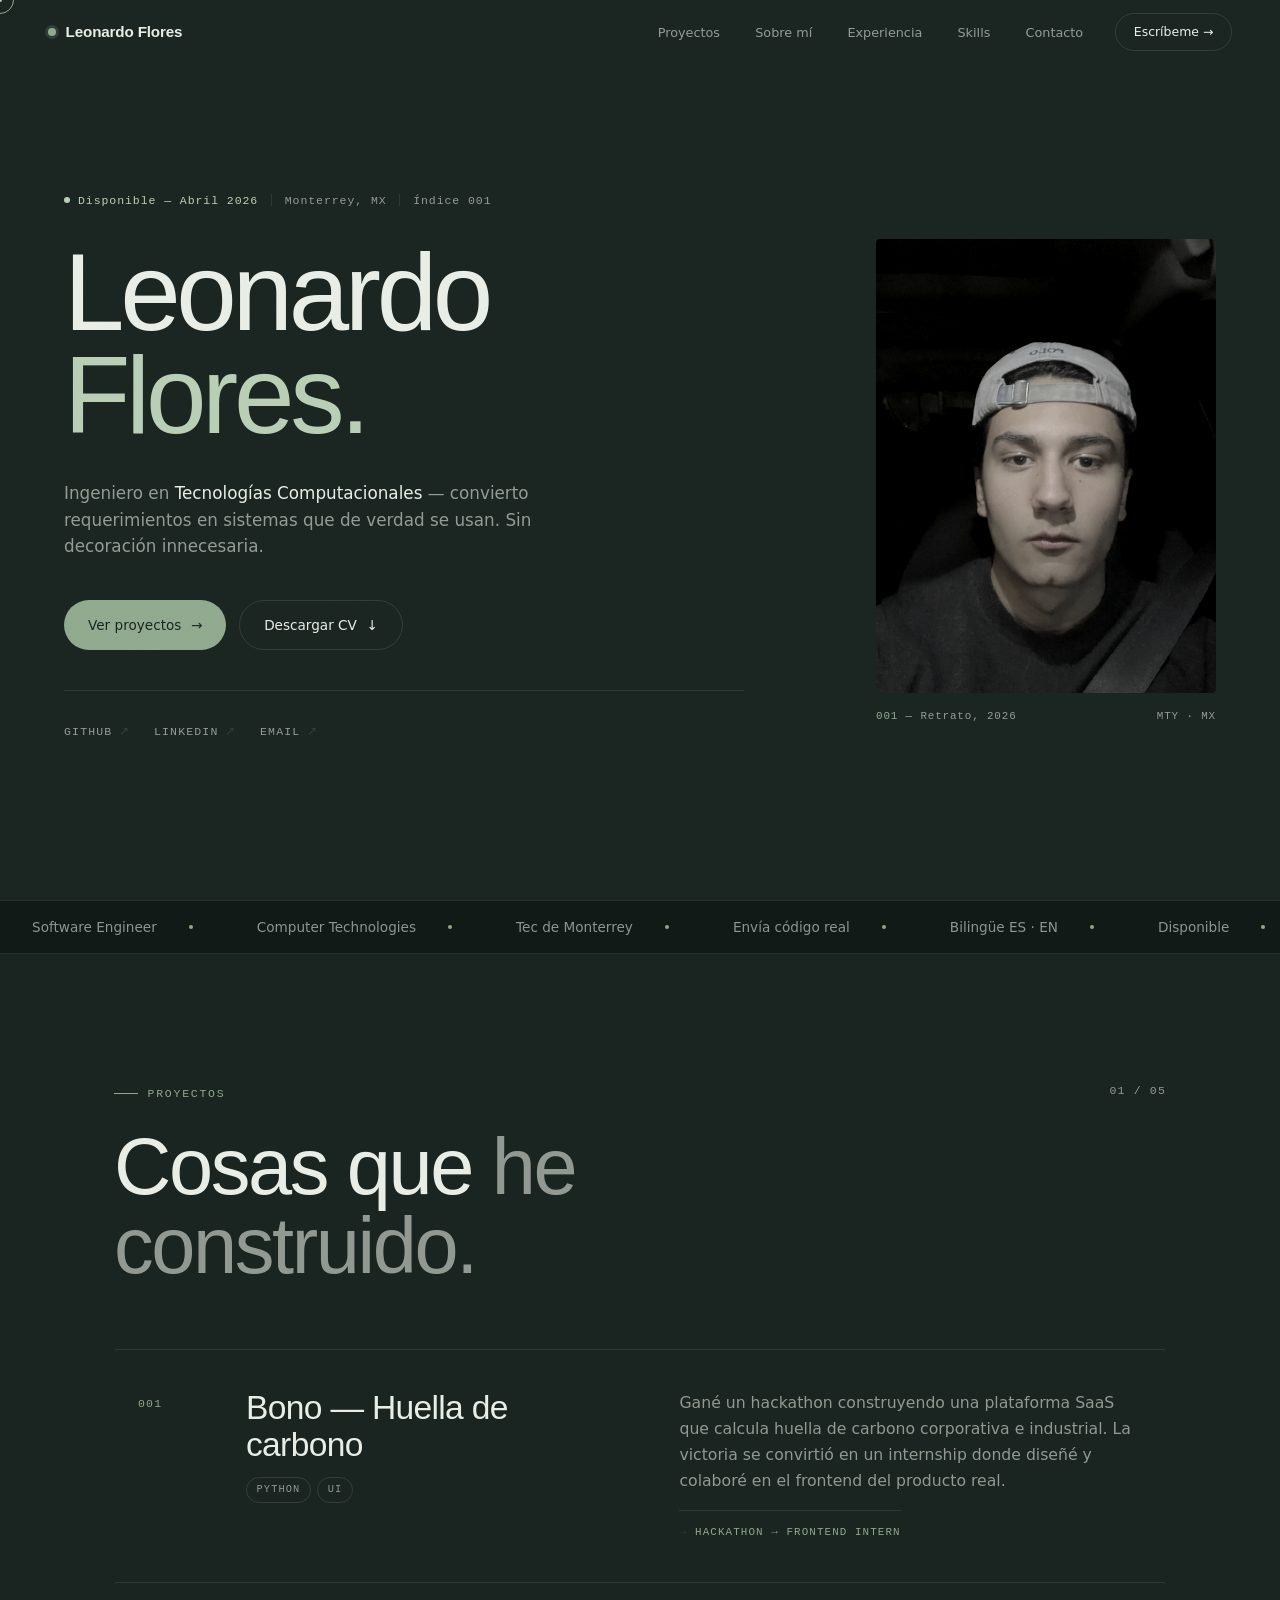
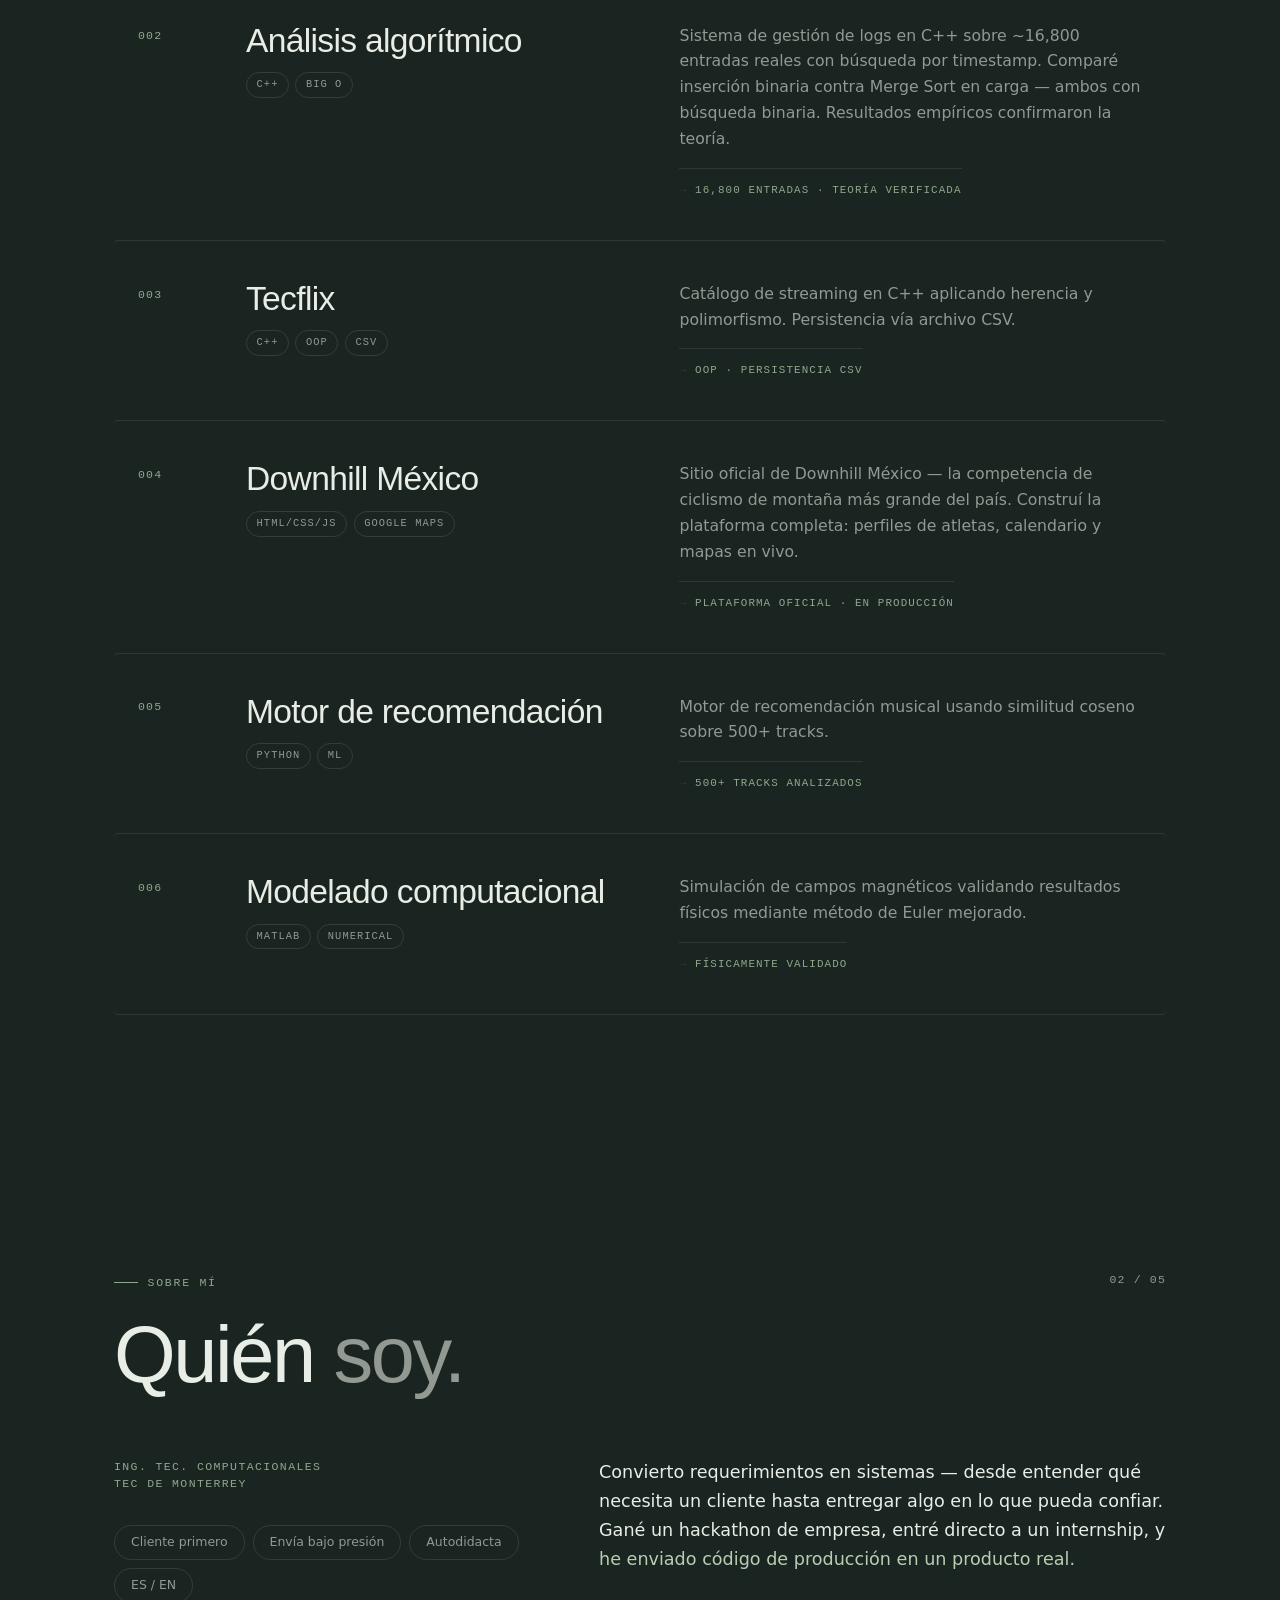
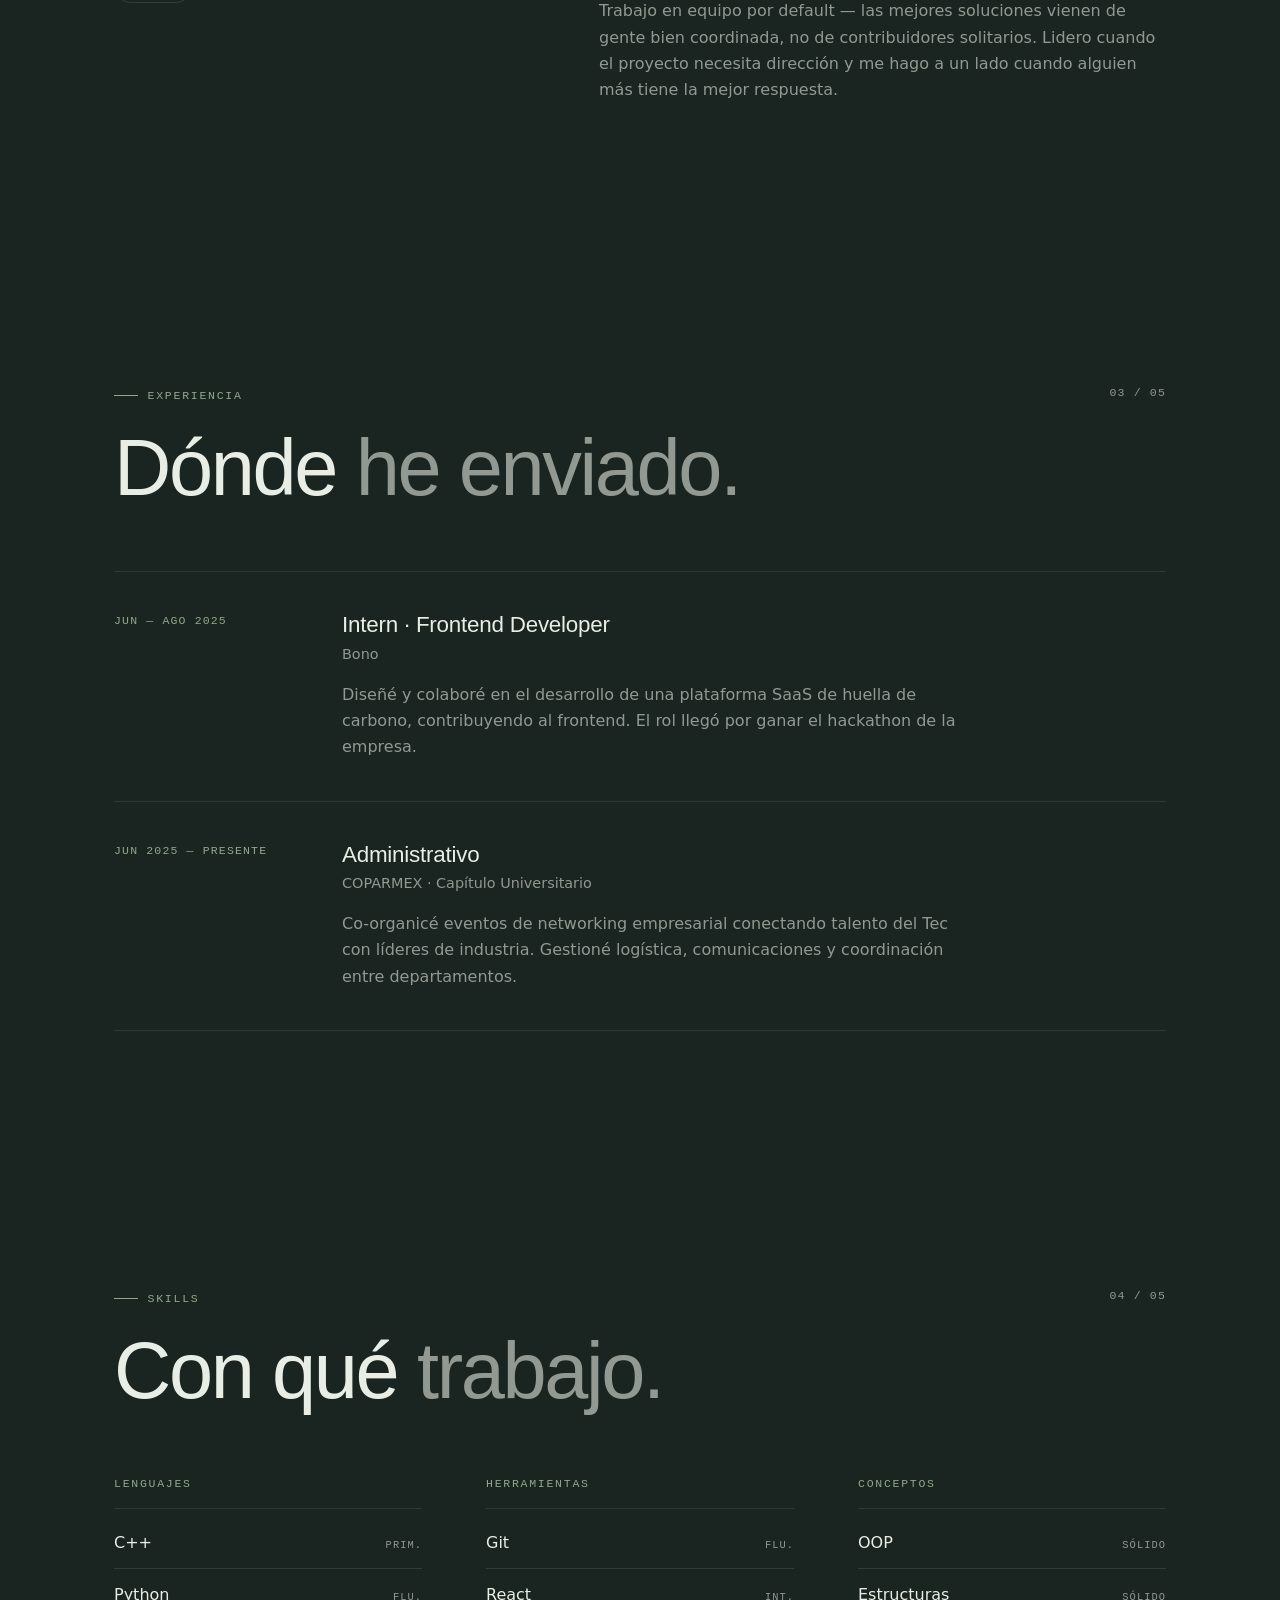
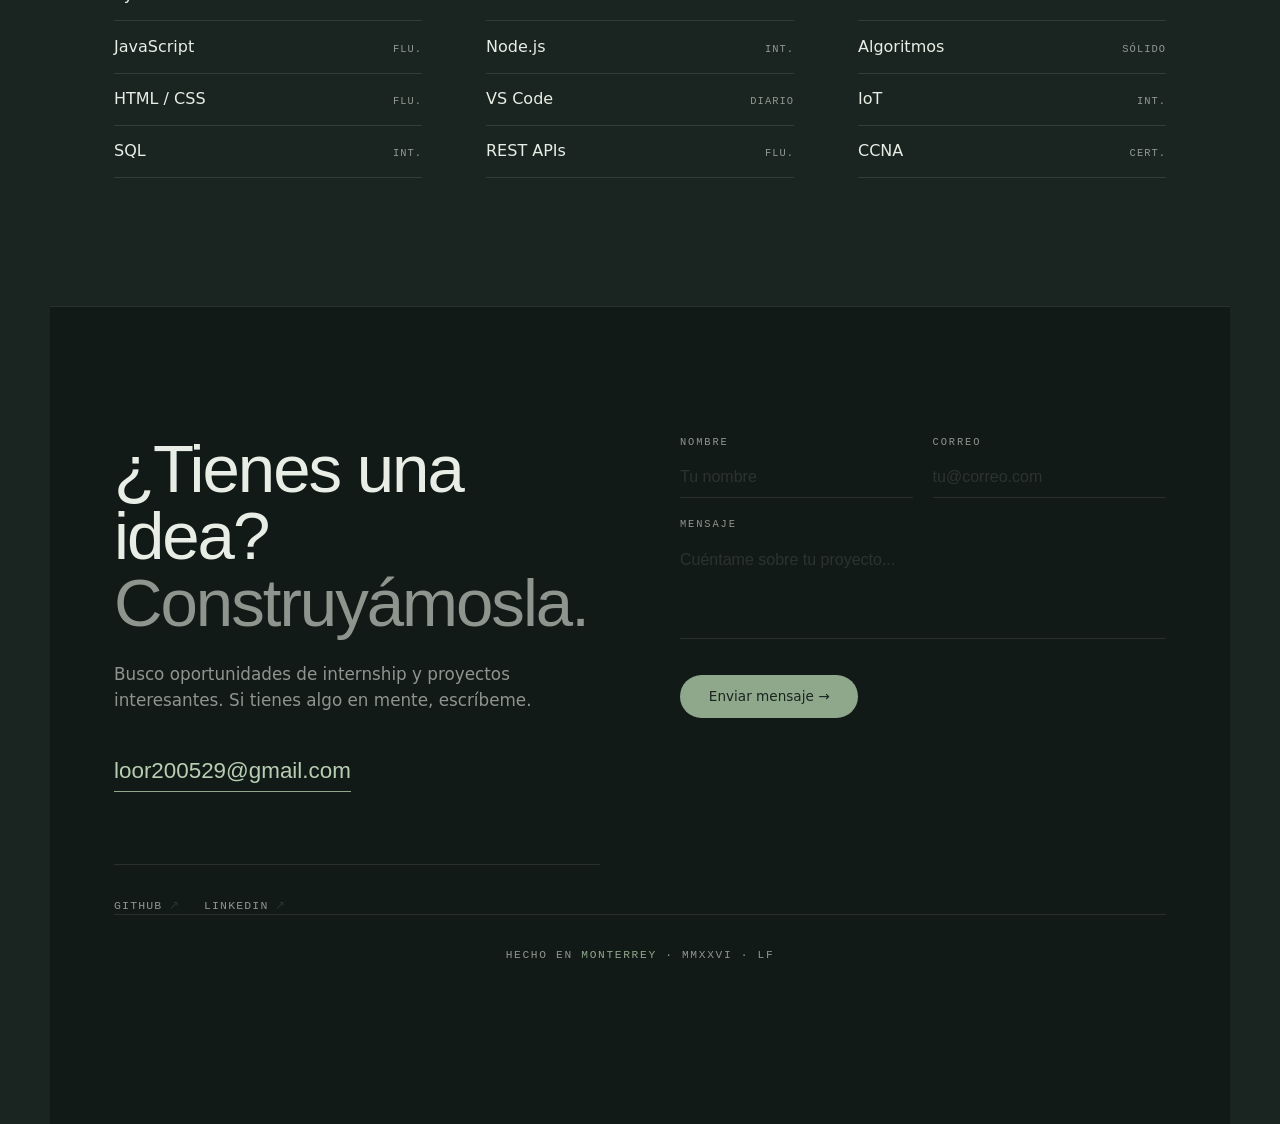
<file: portafolio/project/v3-verde-mate/index.html>
<!DOCTYPE html>
<html lang="es">
<head>
<meta charset="UTF-8">
<meta name="viewport" content="width=device-width, initial-scale=1.0">
<title>Leonardo Flores — Verde Mate</title>
<link rel="preconnect" href="https://fonts.googleapis.com">
<link rel="preconnect" href="https://fonts.gstatic.com" crossorigin>
<!-- Fraktion (Pangram Pangram) via Fontshare free mirror: "Satoshi" has very similar geometry; for fidelity we load Fraktion-adjacent "Switzer" + mono -->
<link href="https://api.fontshare.com/v2/css?f[]=switzer@400,500,600,700&f[]=jetbrains-mono@400&display=swap" rel="stylesheet">
<style>
  *,*::before,*::after{box-sizing:border-box;margin:0;padding:0}
  :root{
    --bg:#1A2420;             /* verde mate muy oscuro */
    --bg-2:#121A17;
    --surface:#1F2A25;
    --ink:#E8EDE6;            /* off-white frío */
    --ink-mute:rgba(232,237,230,.58);
    --ink-faint:rgba(232,237,230,.12);
    --accent:#8FA88C;         /* sage matte */
    --accent-bright:#B8CEB3;
    --rule:rgba(232,237,230,.1);
    --nav-h:64px;
  }
  html{scroll-behavior:smooth;font-size:16px}
  body{
    background:var(--bg);color:var(--ink);
    font-family:'Switzer','Fraktion Sans',-apple-system,BlinkMacSystemFont,system-ui,sans-serif;
    font-weight:400;line-height:1.5;
    overflow-x:hidden;cursor:none;min-height:100vh;
  }
  a{color:inherit;text-decoration:none}
  img{display:block;max-width:100%}
  button{font-family:inherit;color:inherit;background:none;border:none;cursor:none}

  /* grano sutil */
  body::before{
    content:'';position:fixed;inset:0;
    z-index:9998;pointer-events:none;
    background-image:url("data:image/svg+xml;utf8,<svg xmlns='http://www.w3.org/2000/svg' width='180' height='180'><filter id='n'><feTurbulence type='fractalNoise' baseFrequency='0.85' numOctaves='2' stitchTiles='stitch'/><feColorMatrix values='0 0 0 0 0.91  0 0 0 0 0.93  0 0 0 0 0.90  0 0 0 0.4 0'/></filter><rect width='100%' height='100%' filter='url(%23n)' opacity='0.5'/></svg>");
    mix-blend-mode:overlay;opacity:.22;
  }

  /* Cursor minimalista: círculo con delay + punto */
  #c-outline{
    position:fixed;top:0;left:0;
    width:28px;height:28px;
    border:1px solid var(--accent-bright);
    border-radius:50%;
    transform:translate(-50%,-50%);
    pointer-events:none;z-index:9999;
    transition:width .22s cubic-bezier(.4,0,.2,1),height .22s cubic-bezier(.4,0,.2,1),border-color .22s,background .22s;
    mix-blend-mode:difference;
  }
  #c-dot{
    position:fixed;top:0;left:0;
    width:4px;height:4px;
    background:var(--accent-bright);
    border-radius:50%;
    transform:translate(-50%,-50%);
    pointer-events:none;z-index:10000;
  }
  #c-outline.hover{width:48px;height:48px;background:rgba(143,168,140,.15)}
  @media (max-width:900px){
    body{cursor:auto}
    button,a{cursor:pointer}
    #c-outline,#c-dot{display:none}
  }

  ::-webkit-scrollbar{width:4px}
  ::-webkit-scrollbar-track{background:var(--bg-2)}
  ::-webkit-scrollbar-thumb{background:var(--accent);border-radius:2px}

  /* ─── NAV ─── */
  nav{
    position:fixed;top:0;left:0;right:0;
    height:var(--nav-h);z-index:1000;
    display:flex;align-items:center;
    padding:0 clamp(1.5rem,5vw,3rem);
    transition:background .35s,border-color .35s,backdrop-filter .35s;
  }
  nav.scrolled{
    background:rgba(18,26,23,.8);
    backdrop-filter:blur(20px) saturate(1.2);
    border-bottom:1px solid var(--rule);
  }
  .nav-logo{
    font-family:'Switzer',sans-serif;
    font-weight:600;font-size:.95rem;
    letter-spacing:-.01em;margin-right:auto;
    display:flex;align-items:center;gap:.6rem;
  }
  .nav-logo .mark{
    width:8px;height:8px;border-radius:50%;
    background:var(--accent);
    box-shadow:0 0 0 3px rgba(143,168,140,.18);
  }
  .nav-links{display:flex;gap:2.2rem;list-style:none}
  .nav-links a{
    font-size:.8rem;font-weight:500;
    color:var(--ink-mute);
    position:relative;
    transition:color .2s;
  }
  .nav-links a:hover,.nav-links a.active{color:var(--ink)}
  .nav-links a.active::before{
    content:'';position:absolute;
    left:-14px;top:50%;
    width:5px;height:5px;border-radius:50%;
    background:var(--accent);
    transform:translateY(-50%);
  }
  .nav-cta{
    margin-left:2rem;
    font-size:.78rem;font-weight:500;
    padding:.55rem 1.1rem;
    border:1px solid var(--ink-faint);
    border-radius:100px;
    color:var(--ink);
    transition:all .25s;
  }
  .nav-cta:hover{
    border-color:var(--accent);
    background:rgba(143,168,140,.08);
  }
  .mobile-toggle{display:none;flex-direction:column;gap:4px}
  .mobile-toggle span{display:block;width:20px;height:1.5px;background:var(--ink)}

  /* ─── SECTIONS ─── */
  section{
    padding:clamp(5rem,10vw,9rem) clamp(1.5rem,5vw,4rem);
    max-width:1180px;margin:0 auto;position:relative;
  }
  .section-head{
    display:flex;justify-content:space-between;align-items:baseline;
    margin-bottom:1.5rem;
  }
  .section-kicker{
    font-family:'JetBrains Mono',monospace;
    font-size:.72rem;letter-spacing:.15em;text-transform:uppercase;
    color:var(--accent);
    display:inline-flex;align-items:center;gap:.6rem;
  }
  .section-kicker::before{
    content:'';width:24px;height:1px;background:var(--accent);
  }
  .section-num{
    font-family:'JetBrains Mono',monospace;
    font-size:.72rem;letter-spacing:.1em;
    color:var(--ink-mute);
    font-variant-numeric:tabular-nums;
  }
  .section-title{
    font-family:'Switzer',sans-serif;
    font-size:clamp(2.6rem,6.2vw,5rem);
    font-weight:500;
    line-height:1;letter-spacing:-.03em;
    margin-bottom:4rem;
    max-width:15ch;
  }
  .section-title .muted{color:var(--ink-mute);font-weight:400}

  /* reveal */
  .reveal{opacity:0;transform:translateY(20px);transition:opacity .8s cubic-bezier(.22,1,.36,1),transform .8s cubic-bezier(.22,1,.36,1)}
  .reveal.visible{opacity:1;transform:none}
  .rd-1{transition-delay:.1s}.rd-2{transition-delay:.2s}.rd-3{transition-delay:.3s}

  .ink-reveal{display:inline-block}
  .ink-reveal .char{
    display:inline-block;opacity:0;
    filter:blur(8px);
    transform:translateY(.3em);
    transition:opacity .55s cubic-bezier(.4,0,.2,1),filter .55s cubic-bezier(.4,0,.2,1),transform .55s cubic-bezier(.4,0,.2,1);
  }
  .ink-reveal.visible .char{opacity:1;filter:blur(0);transform:none}

  /* ─── HERO ─── */
  #hero{
    min-height:100vh;
    padding:calc(var(--nav-h) + 2rem) clamp(1.5rem,5vw,4rem) 4rem;
    max-width:1280px;margin:0 auto;
    display:grid;
    grid-template-columns:1.25fr .75fr;
    gap:4rem;align-items:center;
    position:relative;
  }
  .hero-left{position:relative;z-index:2}
  .hero-meta{
    display:flex;align-items:center;gap:.8rem;
    font-family:'JetBrains Mono',monospace;
    font-size:.72rem;letter-spacing:.08em;
    color:var(--ink-mute);
    margin-bottom:2rem;
  }
  .hero-meta .status{
    display:inline-flex;align-items:center;gap:.5rem;
    color:var(--accent-bright);
  }
  .hero-meta .status::before{
    content:'';width:6px;height:6px;border-radius:50%;
    background:var(--accent-bright);
    animation:pulse 2.2s infinite;
  }
  .hero-meta .sep{width:1px;height:12px;background:var(--rule)}
  @keyframes pulse{
    0%,100%{box-shadow:0 0 0 0 rgba(184,206,179,.5)}
    50%{box-shadow:0 0 0 8px rgba(184,206,179,0)}
  }
  .hero-name{
    font-family:'Switzer',sans-serif;
    font-weight:500;
    font-size:clamp(3rem,8.5vw,7rem);
    line-height:.95;letter-spacing:-.04em;
    margin-bottom:2rem;
  }
  .hero-name .line1{display:block;color:var(--ink)}
  .hero-name .line2{display:block;color:var(--accent-bright);font-weight:400}
  .hero-role{
    font-size:1.05rem;
    color:var(--ink-mute);
    max-width:480px;
    margin-bottom:2.5rem;
    line-height:1.6;
  }
  .hero-role b{color:var(--ink);font-weight:500}
  .hero-ctas{display:flex;gap:.8rem;flex-wrap:wrap}
  .btn{
    display:inline-flex;align-items:center;gap:.6rem;
    font-size:.85rem;font-weight:500;
    padding:.85rem 1.5rem;
    border-radius:100px;
    transition:all .25s;
  }
  .btn-primary{
    background:var(--accent);color:var(--bg);
  }
  .btn-primary:hover{background:var(--accent-bright);transform:translateY(-2px)}
  .btn-ghost{
    border:1px solid var(--ink-faint);
    color:var(--ink);
  }
  .btn-ghost:hover{border-color:var(--accent);background:rgba(143,168,140,.08);transform:translateY(-2px)}
  .btn .arrow{transition:transform .25s;display:inline-block}
  .btn:hover .arrow{transform:translate(3px,-1px)}

  .hero-socials{display:flex;gap:1.5rem;margin-top:2.5rem;padding-top:2rem;border-top:1px solid var(--rule)}
  .hero-social{
    font-family:'JetBrains Mono',monospace;
    font-size:.72rem;letter-spacing:.1em;text-transform:uppercase;
    color:var(--ink-mute);
    transition:color .2s;
  }
  .hero-social:hover{color:var(--accent-bright)}
  .hero-social span{color:var(--ink-faint);margin-left:.4rem}

  /* Portrait minimal */
  .hero-portrait{
    position:relative;
    aspect-ratio:3/4;max-width:340px;margin-left:auto;
  }
  .portrait-img{
    width:100%;height:100%;
    overflow:hidden;
    border-radius:4px;
    background:var(--surface);
    position:relative;
  }
  .portrait-img img{
    width:100%;height:100%;
    object-fit:cover;object-position:center top;
    filter:grayscale(.7) contrast(1.05) brightness(.92);
  }
  .portrait-img::after{
    content:'';position:absolute;inset:0;
    background:linear-gradient(180deg,transparent 50%,rgba(26,36,32,.35));
    mix-blend-mode:multiply;
  }
  .portrait-caption{
    position:absolute;bottom:-2rem;left:0;right:0;
    display:flex;justify-content:space-between;
    font-family:'JetBrains Mono',monospace;
    font-size:.68rem;letter-spacing:.08em;
    color:var(--ink-mute);
  }
  .portrait-caption .idx{color:var(--accent)}
  @media (max-width:900px){
    #hero{grid-template-columns:1fr;gap:3rem}
    .hero-portrait{max-width:260px;margin:0 auto}
  }

  /* ─── STRIP (minimal) ─── */
  .strip{
    border-top:1px solid var(--rule);
    border-bottom:1px solid var(--rule);
    overflow:hidden;padding:1rem 0;
    background:var(--bg-2);
  }
  .strip-track{display:flex;width:max-content;animation:scroll 55s linear infinite}
  .strip-item{
    font-size:.85rem;font-weight:500;
    color:var(--ink-mute);
    padding:0 2rem;white-space:nowrap;
    display:inline-flex;align-items:center;gap:2rem;
  }
  .strip-item::after{
    content:'';width:4px;height:4px;border-radius:50%;
    background:var(--accent);
  }
  @keyframes scroll{to{transform:translateX(-50%)}}

  /* ─── PROJECTS ─── */
  .projects{display:flex;flex-direction:column}
  .proj{
    display:grid;
    grid-template-columns:60px 1fr 1.2fr;
    gap:3rem;
    padding:2.5rem 1.5rem;
    border-top:1px solid var(--rule);
    transition:background .3s,padding-left .3s;
    border-radius:4px;
  }
  .proj:hover{background:var(--surface);padding-left:2rem}
  .proj:last-child{border-bottom:1px solid var(--rule)}
  .proj-num{
    font-family:'JetBrains Mono',monospace;
    font-size:.72rem;letter-spacing:.1em;
    color:var(--accent);
    padding-top:.3rem;
  }
  .proj-title{
    font-family:'Switzer',sans-serif;
    font-size:clamp(1.5rem,2.8vw,2.1rem);
    font-weight:500;
    line-height:1.1;letter-spacing:-.02em;
    margin-bottom:.8rem;
  }
  .proj-tags{display:flex;flex-wrap:wrap;gap:.4rem}
  .proj-tag{
    font-family:'JetBrains Mono',monospace;
    font-size:.65rem;letter-spacing:.1em;text-transform:uppercase;
    color:var(--ink-mute);
    padding:.25rem .6rem;
    border:1px solid var(--ink-faint);
    border-radius:100px;
  }
  .proj-body p{
    font-size:.98rem;
    color:var(--ink-mute);
    line-height:1.65;
    margin-bottom:1rem;
  }
  .proj-meta{
    font-family:'JetBrains Mono',monospace;
    font-size:.68rem;letter-spacing:.1em;text-transform:uppercase;
    color:var(--accent);
    padding-top:.8rem;
    border-top:1px solid var(--rule);
    display:inline-flex;align-items:center;gap:.5rem;
  }
  .proj-meta::before{content:'→';color:var(--ink-faint)}
  @media (max-width:900px){
    .proj{grid-template-columns:1fr;gap:1rem;padding:2rem 1rem}
    .proj:hover{padding-left:1rem}
  }

  /* ─── ABOUT ─── */
  .about-wrap{
    display:grid;grid-template-columns:1fr 1.4fr;gap:5rem;
    align-items:start;
  }
  .about-aside{position:sticky;top:calc(var(--nav-h) + 2rem)}
  .about-degree{
    font-family:'JetBrains Mono',monospace;
    font-size:.72rem;letter-spacing:.12em;text-transform:uppercase;
    color:var(--accent);margin-bottom:1rem;display:block;
  }
  .about-body p{
    font-size:1.1rem;
    line-height:1.65;
    color:var(--ink);
    margin-bottom:1.5rem;
    max-width:58ch;
  }
  .about-body p.muted{color:var(--ink-mute);font-size:1rem}
  .about-body strong{color:var(--accent-bright);font-weight:500}
  .pill-row{display:flex;flex-wrap:wrap;gap:.5rem;margin-top:2rem}
  .pill{
    font-size:.78rem;font-weight:500;
    padding:.45rem 1rem;
    border:1px solid var(--ink-faint);
    border-radius:100px;
    color:var(--ink-mute);
    transition:all .25s;
  }
  .pill:hover{border-color:var(--accent);color:var(--accent-bright)}
  @media (max-width:900px){
    .about-wrap{grid-template-columns:1fr;gap:2rem}
    .about-aside{position:static}
  }

  /* ─── EXPERIENCE ─── */
  .timeline{display:flex;flex-direction:column}
  .tl-item{
    display:grid;grid-template-columns:180px 1fr;gap:3rem;
    padding:2.5rem 0;
    border-top:1px solid var(--rule);
  }
  .tl-item:last-child{border-bottom:1px solid var(--rule)}
  .tl-date{
    font-family:'JetBrains Mono',monospace;
    font-size:.72rem;letter-spacing:.1em;text-transform:uppercase;
    color:var(--accent);
  }
  .tl-role{
    font-family:'Switzer',sans-serif;
    font-size:1.4rem;font-weight:500;
    line-height:1.2;margin-bottom:.3rem;letter-spacing:-.01em;
  }
  .tl-company{
    font-size:.9rem;color:var(--ink-mute);
    margin-bottom:1rem;
  }
  .tl-desc{font-size:1rem;color:var(--ink-mute);line-height:1.65;max-width:62ch}
  @media (max-width:900px){
    .tl-item{grid-template-columns:1fr;gap:.8rem}
  }

  /* ─── SKILLS ─── */
  .skills-grid{display:grid;grid-template-columns:repeat(3,1fr);gap:0 4rem}
  .skills-col-title{
    font-family:'JetBrains Mono',monospace;
    font-size:.72rem;letter-spacing:.15em;text-transform:uppercase;
    color:var(--accent);
    padding-bottom:1rem;
    border-bottom:1px solid var(--rule);
    margin-bottom:.5rem;
  }
  .skill-row{
    display:flex;justify-content:space-between;align-items:baseline;
    font-size:1rem;font-weight:500;
    padding:.85rem 0;
    border-bottom:1px solid var(--ink-faint);
    color:var(--ink);
    transition:color .25s,padding-left .25s;
  }
  .skill-row:hover{color:var(--accent-bright);padding-left:.4rem}
  .skill-row .lvl{
    font-family:'JetBrains Mono',monospace;
    font-size:.65rem;letter-spacing:.1em;
    color:var(--ink-mute);font-weight:400;
  }
  @media (max-width:900px){.skills-grid{grid-template-columns:1fr;gap:2rem}}

  /* ─── CONTACT ─── */
  #contact{
    background:var(--bg-2);
    border-top:1px solid var(--rule);
    padding:clamp(5rem,10vw,8rem) clamp(1.5rem,5vw,4rem);
  }
  .contact-inner{max-width:1180px;margin:0 auto;display:grid;grid-template-columns:1fr 1fr;gap:5rem;align-items:start}
  .contact-title{
    font-family:'Switzer',sans-serif;
    font-weight:500;
    font-size:clamp(2.5rem,5.5vw,4.2rem);
    line-height:1;letter-spacing:-.03em;
    margin-bottom:1.5rem;
  }
  .contact-title .muted{color:var(--ink-mute);font-weight:400}
  .contact-lede{font-size:1.05rem;color:var(--ink-mute);line-height:1.6;margin-bottom:2.5rem;max-width:420px}
  .contact-email{
    display:inline-block;
    font-family:'Switzer',sans-serif;
    font-size:clamp(1.1rem,1.8vw,1.4rem);
    font-weight:500;
    color:var(--accent-bright);
    border-bottom:1px solid var(--accent);
    padding-bottom:.2rem;margin-bottom:2rem;
    transition:color .25s;
  }
  .contact-email:hover{color:var(--ink)}
  .contact-form{display:flex;flex-direction:column;gap:1.2rem}
  .form-row{display:grid;grid-template-columns:1fr 1fr;gap:1.2rem}
  .form-group{display:flex;flex-direction:column;gap:.4rem}
  .form-group label{
    font-family:'JetBrains Mono',monospace;
    font-size:.65rem;letter-spacing:.18em;text-transform:uppercase;
    color:var(--ink-mute);
  }
  .form-group input,.form-group textarea{
    background:transparent;
    border:none;
    border-bottom:1px solid var(--rule);
    padding:.7rem 0;
    font-family:'Switzer',sans-serif;
    font-size:1rem;color:var(--ink);
    outline:none;resize:none;
    transition:border-color .25s;
  }
  .form-group input::placeholder,.form-group textarea::placeholder{color:var(--ink-faint)}
  .form-group input:focus,.form-group textarea:focus{border-bottom-color:var(--accent)}
  .form-group textarea{min-height:100px}
  .form-submit{
    align-self:flex-start;margin-top:1rem;
    font-size:.85rem;font-weight:500;
    padding:.85rem 1.8rem;
    background:var(--accent);color:var(--bg);
    border-radius:100px;
    transition:all .25s;
  }
  .form-submit:hover{background:var(--accent-bright);transform:translateY(-2px)}
  @media (max-width:900px){.contact-inner{grid-template-columns:1fr;gap:3rem}.form-row{grid-template-columns:1fr}}

  footer{
    text-align:center;padding:2rem;
    font-family:'JetBrains Mono',monospace;
    font-size:.7rem;letter-spacing:.15em;text-transform:uppercase;
    color:var(--ink-mute);
    border-top:1px solid var(--rule);
  }
  footer em{color:var(--accent);font-style:normal}

  @media (max-width:640px){.nav-links,.nav-cta{display:none}.mobile-toggle{display:flex}}
</style>
</head>
<body>

<!-- Cursor -->
<div id="c-outline"></div>
<div id="c-dot"></div>

<!-- NAV -->
<nav id="navbar">
  <a class="nav-logo" href="#"><span class="mark"></span>Leonardo Flores</a>
  <ul class="nav-links" id="navLinks">
    <li><a href="#projects">Proyectos</a></li>
    <li><a href="#about">Sobre mí</a></li>
    <li><a href="#experience">Experiencia</a></li>
    <li><a href="#skills">Skills</a></li>
    <li><a href="#contact">Contacto</a></li>
  </ul>
  <a href="mailto:loor200529@gmail.com" class="nav-cta">Escríbeme →</a>
  <button class="mobile-toggle" id="mobileToggle"><span></span><span></span><span></span></button>
</nav>

<!-- HERO -->
<section id="hero">
  <div class="hero-left">
    <div class="hero-meta">
      <span class="status">Disponible — Abril 2026</span>
      <span class="sep"></span>
      <span>Monterrey, MX</span>
      <span class="sep"></span>
      <span>Índice 001</span>
    </div>
    <h1 class="hero-name">
      <span class="line1 ink-reveal" data-text="Leonardo"></span>
      <span class="line2 ink-reveal" data-text="Flores."></span>
    </h1>
    <p class="hero-role">
      Ingeniero en <b>Tecnologías Computacionales</b> — convierto requerimientos en sistemas que de verdad se usan. Sin decoración innecesaria.
    </p>
    <div class="hero-ctas">
      <a href="#projects" class="btn btn-primary">Ver proyectos <span class="arrow">→</span></a>
      <a href="../../../LeonardoFloresCV.pdf" class="btn btn-ghost" download>Descargar CV <span class="arrow">↓</span></a>
    </div>
    <div class="hero-socials">
      <a href="https://github.com/Leonardou-lab" target="_blank" class="hero-social">GitHub<span>↗</span></a>
      <a href="https://www.linkedin.com/in/leonardo-andré-flores-mendoza-2519a2366" target="_blank" class="hero-social">LinkedIn<span>↗</span></a>
      <a href="mailto:loor200529@gmail.com" class="hero-social">Email<span>↗</span></a>
    </div>
  </div>

  <div class="hero-portrait">
    <div class="portrait-img"><img src="../assets/YP.jpg" alt="Leonardo Flores"></div>
    <div class="portrait-caption">
      <span><span class="idx">001</span> — Retrato, 2026</span>
      <span>MTY · MX</span>
    </div>
  </div>
</section>

<!-- STRIP -->
<div class="strip" aria-hidden="true">
  <div class="strip-track">
    <span class="strip-item">Software Engineer</span>
    <span class="strip-item">Computer Technologies</span>
    <span class="strip-item">Tec de Monterrey</span>
    <span class="strip-item">Envía código real</span>
    <span class="strip-item">Bilingüe ES · EN</span>
    <span class="strip-item">Disponible</span>
    <span class="strip-item">Software Engineer</span>
    <span class="strip-item">Computer Technologies</span>
    <span class="strip-item">Tec de Monterrey</span>
    <span class="strip-item">Envía código real</span>
    <span class="strip-item">Bilingüe ES · EN</span>
    <span class="strip-item">Disponible</span>
  </div>
</div>

<!-- PROJECTS -->
<section id="projects">
  <div class="section-head reveal">
    <span class="section-kicker">Proyectos</span>
    <span class="section-num">01 / 05</span>
  </div>
  <h2 class="section-title reveal rd-1">Cosas que <span class="muted">he construido.</span></h2>

  <div class="projects">

    <article class="proj reveal">
      <div class="proj-num">001</div>
      <div>
        <h3 class="proj-title">Bono — Huella de carbono</h3>
        <div class="proj-tags">
          <span class="proj-tag">Python</span>
          <span class="proj-tag">UI</span>
        </div>
      </div>
      <div class="proj-body">
        <p>Gané un hackathon construyendo una plataforma SaaS que calcula huella de carbono corporativa e industrial. La victoria se convirtió en un internship donde diseñé y colaboré en el frontend del producto real.</p>
        <div class="proj-meta">Hackathon → Frontend Intern</div>
      </div>
    </article>

    <article class="proj reveal rd-1">
      <div class="proj-num">002</div>
      <div>
        <h3 class="proj-title">Análisis algorítmico</h3>
        <div class="proj-tags">
          <span class="proj-tag">C++</span>
          <span class="proj-tag">Big O</span>
        </div>
      </div>
      <div class="proj-body">
        <p>Sistema de gestión de logs en C++ sobre ~16,800 entradas reales con búsqueda por timestamp. Comparé inserción binaria contra Merge Sort en carga — ambos con búsqueda binaria. Resultados empíricos confirmaron la teoría.</p>
        <div class="proj-meta">16,800 entradas · Teoría verificada</div>
      </div>
    </article>

    <article class="proj reveal rd-2">
      <div class="proj-num">003</div>
      <div>
        <h3 class="proj-title">Tecflix</h3>
        <div class="proj-tags">
          <span class="proj-tag">C++</span>
          <span class="proj-tag">OOP</span>
          <span class="proj-tag">CSV</span>
        </div>
      </div>
      <div class="proj-body">
        <p>Catálogo de streaming en C++ aplicando herencia y polimorfismo. Persistencia vía archivo CSV.</p>
        <div class="proj-meta">OOP · Persistencia CSV</div>
      </div>
    </article>

    <article class="proj reveal">
      <div class="proj-num">004</div>
      <div>
        <h3 class="proj-title">Downhill México</h3>
        <div class="proj-tags">
          <span class="proj-tag">HTML/CSS/JS</span>
          <span class="proj-tag">Google Maps</span>
        </div>
      </div>
      <div class="proj-body">
        <p>Sitio oficial de Downhill México — la competencia de ciclismo de montaña más grande del país. Construí la plataforma completa: perfiles de atletas, calendario y mapas en vivo.</p>
        <div class="proj-meta">Plataforma oficial · En producción</div>
      </div>
    </article>

    <article class="proj reveal rd-1">
      <div class="proj-num">005</div>
      <div>
        <h3 class="proj-title">Motor de recomendación</h3>
        <div class="proj-tags">
          <span class="proj-tag">Python</span>
          <span class="proj-tag">ML</span>
        </div>
      </div>
      <div class="proj-body">
        <p>Motor de recomendación musical usando similitud coseno sobre 500+ tracks.</p>
        <div class="proj-meta">500+ tracks analizados</div>
      </div>
    </article>

    <article class="proj reveal rd-2">
      <div class="proj-num">006</div>
      <div>
        <h3 class="proj-title">Modelado computacional</h3>
        <div class="proj-tags">
          <span class="proj-tag">MATLAB</span>
          <span class="proj-tag">Numerical</span>
        </div>
      </div>
      <div class="proj-body">
        <p>Simulación de campos magnéticos validando resultados físicos mediante método de Euler mejorado.</p>
        <div class="proj-meta">Físicamente validado</div>
      </div>
    </article>

  </div>
</section>

<!-- ABOUT -->
<section id="about">
  <div class="section-head reveal">
    <span class="section-kicker">Sobre mí</span>
    <span class="section-num">02 / 05</span>
  </div>
  <h2 class="section-title reveal rd-1">Quién <span class="muted">soy.</span></h2>

  <div class="about-wrap">
    <aside class="about-aside reveal rd-1">
      <span class="about-degree">Ing. Tec. Computacionales<br>Tec de Monterrey</span>
      <div class="pill-row">
        <span class="pill">Cliente primero</span>
        <span class="pill">Envía bajo presión</span>
        <span class="pill">Autodidacta</span>
        <span class="pill">ES / EN</span>
      </div>
    </aside>

    <div class="about-body reveal rd-2">
      <p>Convierto requerimientos en sistemas — desde entender qué necesita un cliente hasta entregar algo en lo que pueda confiar. Gané un hackathon de empresa, entré directo a un internship, y <strong>he enviado código de producción en un producto real.</strong></p>
      <p class="muted">Trabajo en equipo por default — las mejores soluciones vienen de gente bien coordinada, no de contribuidores solitarios. Lidero cuando el proyecto necesita dirección y me hago a un lado cuando alguien más tiene la mejor respuesta.</p>
    </div>
  </div>
</section>

<!-- EXPERIENCE -->
<section id="experience">
  <div class="section-head reveal">
    <span class="section-kicker">Experiencia</span>
    <span class="section-num">03 / 05</span>
  </div>
  <h2 class="section-title reveal rd-1">Dónde <span class="muted">he enviado.</span></h2>

  <div class="timeline">
    <div class="tl-item reveal">
      <div class="tl-date">Jun — Ago 2025</div>
      <div>
        <h3 class="tl-role">Intern · Frontend Developer</h3>
        <div class="tl-company">Bono</div>
        <p class="tl-desc">Diseñé y colaboré en el desarrollo de una plataforma SaaS de huella de carbono, contribuyendo al frontend. El rol llegó por ganar el hackathon de la empresa.</p>
      </div>
    </div>
    <div class="tl-item reveal rd-1">
      <div class="tl-date">Jun 2025 — presente</div>
      <div>
        <h3 class="tl-role">Administrativo</h3>
        <div class="tl-company">COPARMEX · Capítulo Universitario</div>
        <p class="tl-desc">Co-organicé eventos de networking empresarial conectando talento del Tec con líderes de industria. Gestioné logística, comunicaciones y coordinación entre departamentos.</p>
      </div>
    </div>
  </div>
</section>

<!-- SKILLS -->
<section id="skills">
  <div class="section-head reveal">
    <span class="section-kicker">Skills</span>
    <span class="section-num">04 / 05</span>
  </div>
  <h2 class="section-title reveal rd-1">Con qué <span class="muted">trabajo.</span></h2>

  <div class="skills-grid">
    <div class="reveal">
      <div class="skills-col-title">Lenguajes</div>
      <div class="skill-row">C++ <span class="lvl">PRIM.</span></div>
      <div class="skill-row">Python <span class="lvl">FLU.</span></div>
      <div class="skill-row">JavaScript <span class="lvl">FLU.</span></div>
      <div class="skill-row">HTML / CSS <span class="lvl">FLU.</span></div>
      <div class="skill-row">SQL <span class="lvl">INT.</span></div>
    </div>
    <div class="reveal rd-1">
      <div class="skills-col-title">Herramientas</div>
      <div class="skill-row">Git <span class="lvl">FLU.</span></div>
      <div class="skill-row">React <span class="lvl">INT.</span></div>
      <div class="skill-row">Node.js <span class="lvl">INT.</span></div>
      <div class="skill-row">VS Code <span class="lvl">DIARIO</span></div>
      <div class="skill-row">REST APIs <span class="lvl">FLU.</span></div>
    </div>
    <div class="reveal rd-2">
      <div class="skills-col-title">Conceptos</div>
      <div class="skill-row">OOP <span class="lvl">SÓLIDO</span></div>
      <div class="skill-row">Estructuras <span class="lvl">SÓLIDO</span></div>
      <div class="skill-row">Algoritmos <span class="lvl">SÓLIDO</span></div>
      <div class="skill-row">IoT <span class="lvl">INT.</span></div>
      <div class="skill-row">CCNA <span class="lvl">CERT.</span></div>
    </div>
  </div>
</section>

<!-- CONTACT -->
<section id="contact">
  <div class="contact-inner">
    <div class="reveal">
      <h2 class="contact-title">¿Tienes una idea?<br><span class="muted">Construyámosla.</span></h2>
      <p class="contact-lede">Busco oportunidades de internship y proyectos interesantes. Si tienes algo en mente, escríbeme.</p>
      <a href="mailto:loor200529@gmail.com" class="contact-email">loor200529@gmail.com</a>
      <div class="hero-socials">
        <a href="https://github.com/Leonardou-lab" target="_blank" class="hero-social">GitHub<span>↗</span></a>
        <a href="https://www.linkedin.com/in/leonardo-andré-flores-mendoza-2519a2366" target="_blank" class="hero-social">LinkedIn<span>↗</span></a>
      </div>
    </div>
    <form class="contact-form reveal rd-1" onsubmit="handleForm(event)">
      <div class="form-row">
        <div class="form-group">
          <label>Nombre</label>
          <input type="text" name="name" placeholder="Tu nombre" required>
        </div>
        <div class="form-group">
          <label>Correo</label>
          <input type="email" name="email" placeholder="tu@correo.com" required>
        </div>
      </div>
      <div class="form-group">
        <label>Mensaje</label>
        <textarea name="message" placeholder="Cuéntame sobre tu proyecto..." required></textarea>
      </div>
      <button class="form-submit" type="submit">Enviar mensaje →</button>
    </form>
  </div>
  <footer>Hecho en <em>Monterrey</em> · MMXXVI · LF</footer>
</section>

<script>
  /* Cursor minimal con seguimiento suave */
  (function(){
    const outline=document.getElementById('c-outline');
    const dot=document.getElementById('c-dot');
    if(!outline||!dot)return;
    let mx=0,my=0,ox=0,oy=0;
    addEventListener('mousemove',e=>{
      mx=e.clientX;my=e.clientY;
      dot.style.left=mx+'px';dot.style.top=my+'px';
    });
    function tick(){
      ox+=(mx-ox)*.18;oy+=(my-oy)*.18;
      outline.style.left=ox+'px';outline.style.top=oy+'px';
      requestAnimationFrame(tick);
    }
    tick();
    document.querySelectorAll('a,button,input,textarea,.proj,.pill,.skill-row').forEach(el=>{
      el.addEventListener('mouseenter',()=>outline.classList.add('hover'));
      el.addEventListener('mouseleave',()=>outline.classList.remove('hover'));
    });
  })();

  /* Nav scroll */
  const navbar=document.getElementById('navbar');
  const sections=document.querySelectorAll('section[id]');
  const navAs=document.querySelectorAll('.nav-links a');
  addEventListener('scroll',()=>{
    navbar.classList.toggle('scrolled',scrollY>10);
    let cur='';
    sections.forEach(s=>{if(scrollY>=s.offsetTop-140)cur=s.id});
    navAs.forEach(a=>a.classList.toggle('active',a.getAttribute('href')==='#'+cur));
  },{passive:true});

  /* Ink reveal */
  document.querySelectorAll('.ink-reveal').forEach(el=>{
    const text=el.dataset.text||el.textContent;
    el.innerHTML='';
    [...text].forEach((ch,i)=>{
      const s=document.createElement('span');
      s.className='char';
      s.textContent=ch===' '?'\u00A0':ch;
      s.style.transitionDelay=(i*0.04)+'s';
      el.appendChild(s);
    });
    requestAnimationFrame(()=>requestAnimationFrame(()=>el.classList.add('visible')));
  });

  /* Reveal observer */
  const io=new IntersectionObserver(es=>{
    es.forEach(e=>{
      if(e.isIntersecting){e.target.classList.add('visible');io.unobserve(e.target)}
    });
  },{threshold:.15});
  document.querySelectorAll('.reveal').forEach(el=>io.observe(el));

  document.getElementById('mobileToggle')?.addEventListener('click',()=>{
    document.getElementById('navLinks').classList.toggle('mobile-open');
  });

  function handleForm(e){
    e.preventDefault();
    const btn=e.target.querySelector('.form-submit');
    btn.textContent='Mensaje enviado ✓';
    setTimeout(()=>{btn.textContent='Enviar mensaje →';e.target.reset()},3500);
  }
</script>
</body>
</html>
</file>
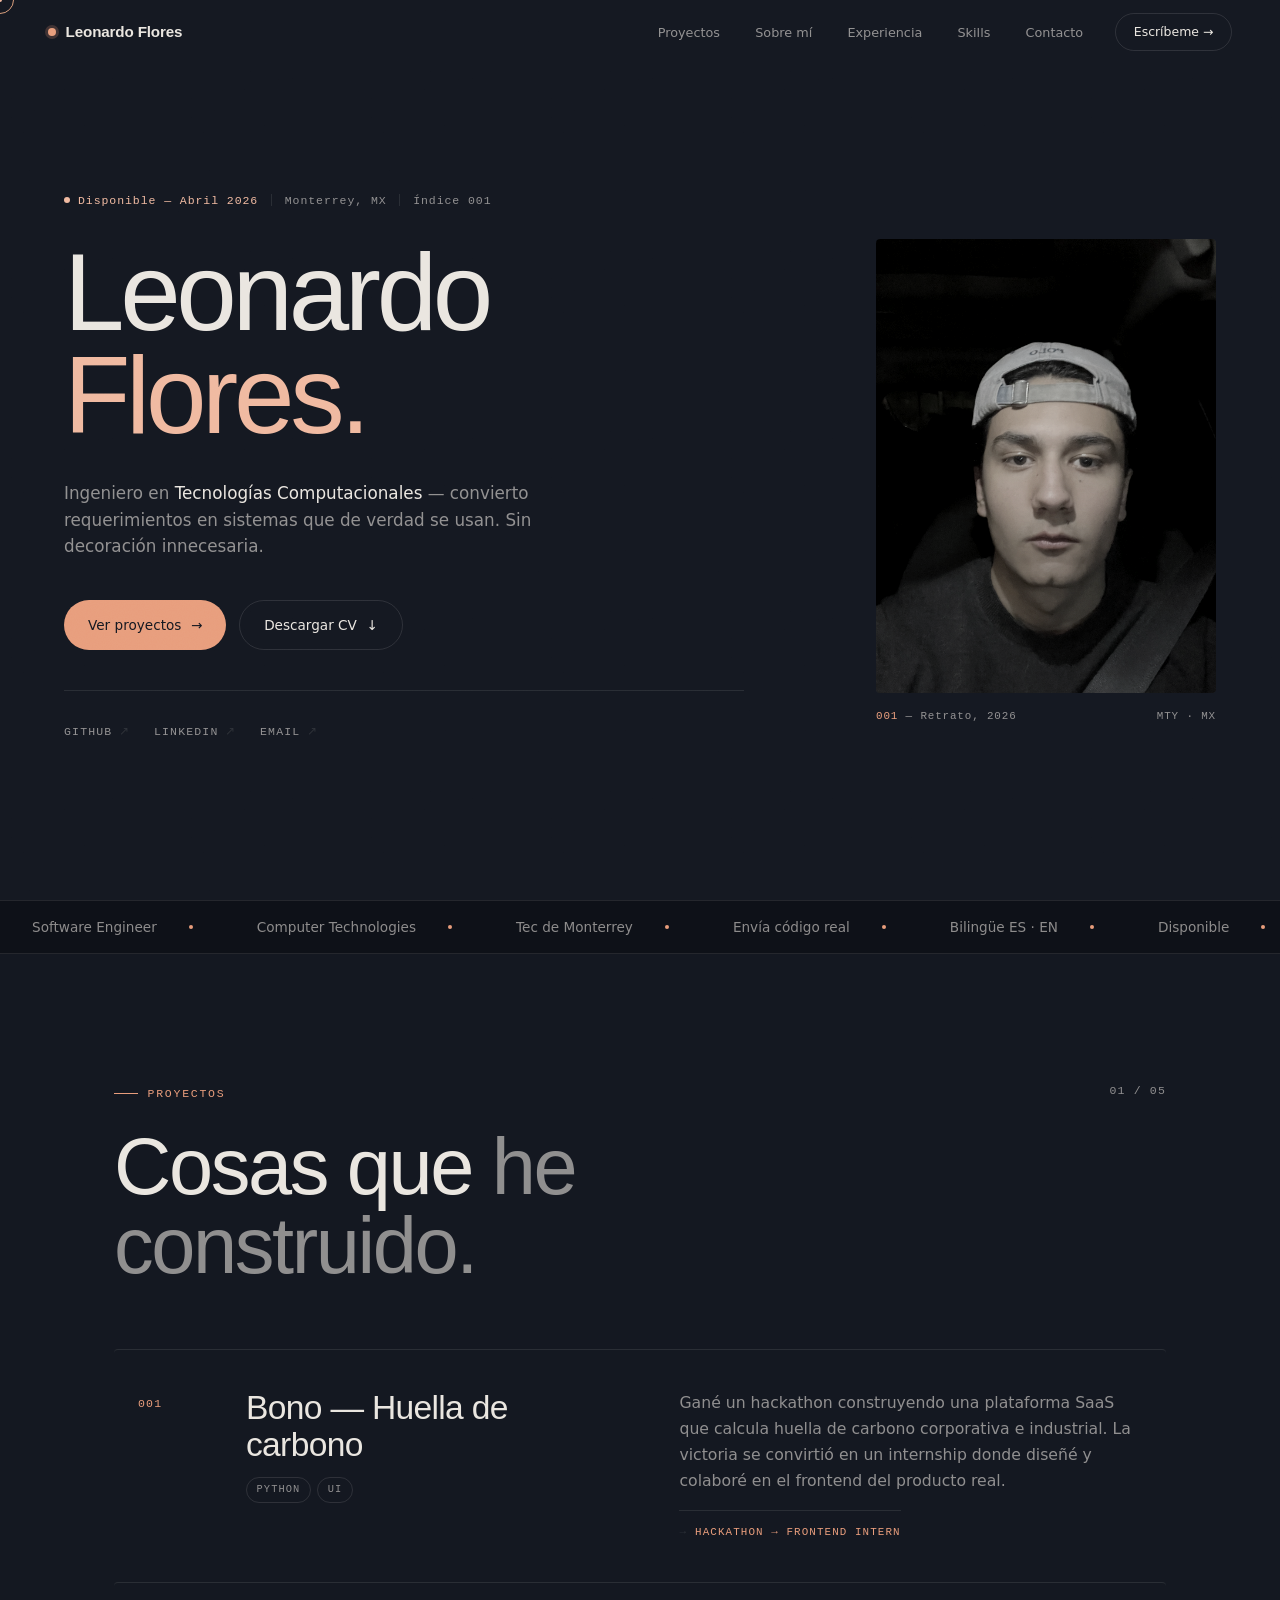
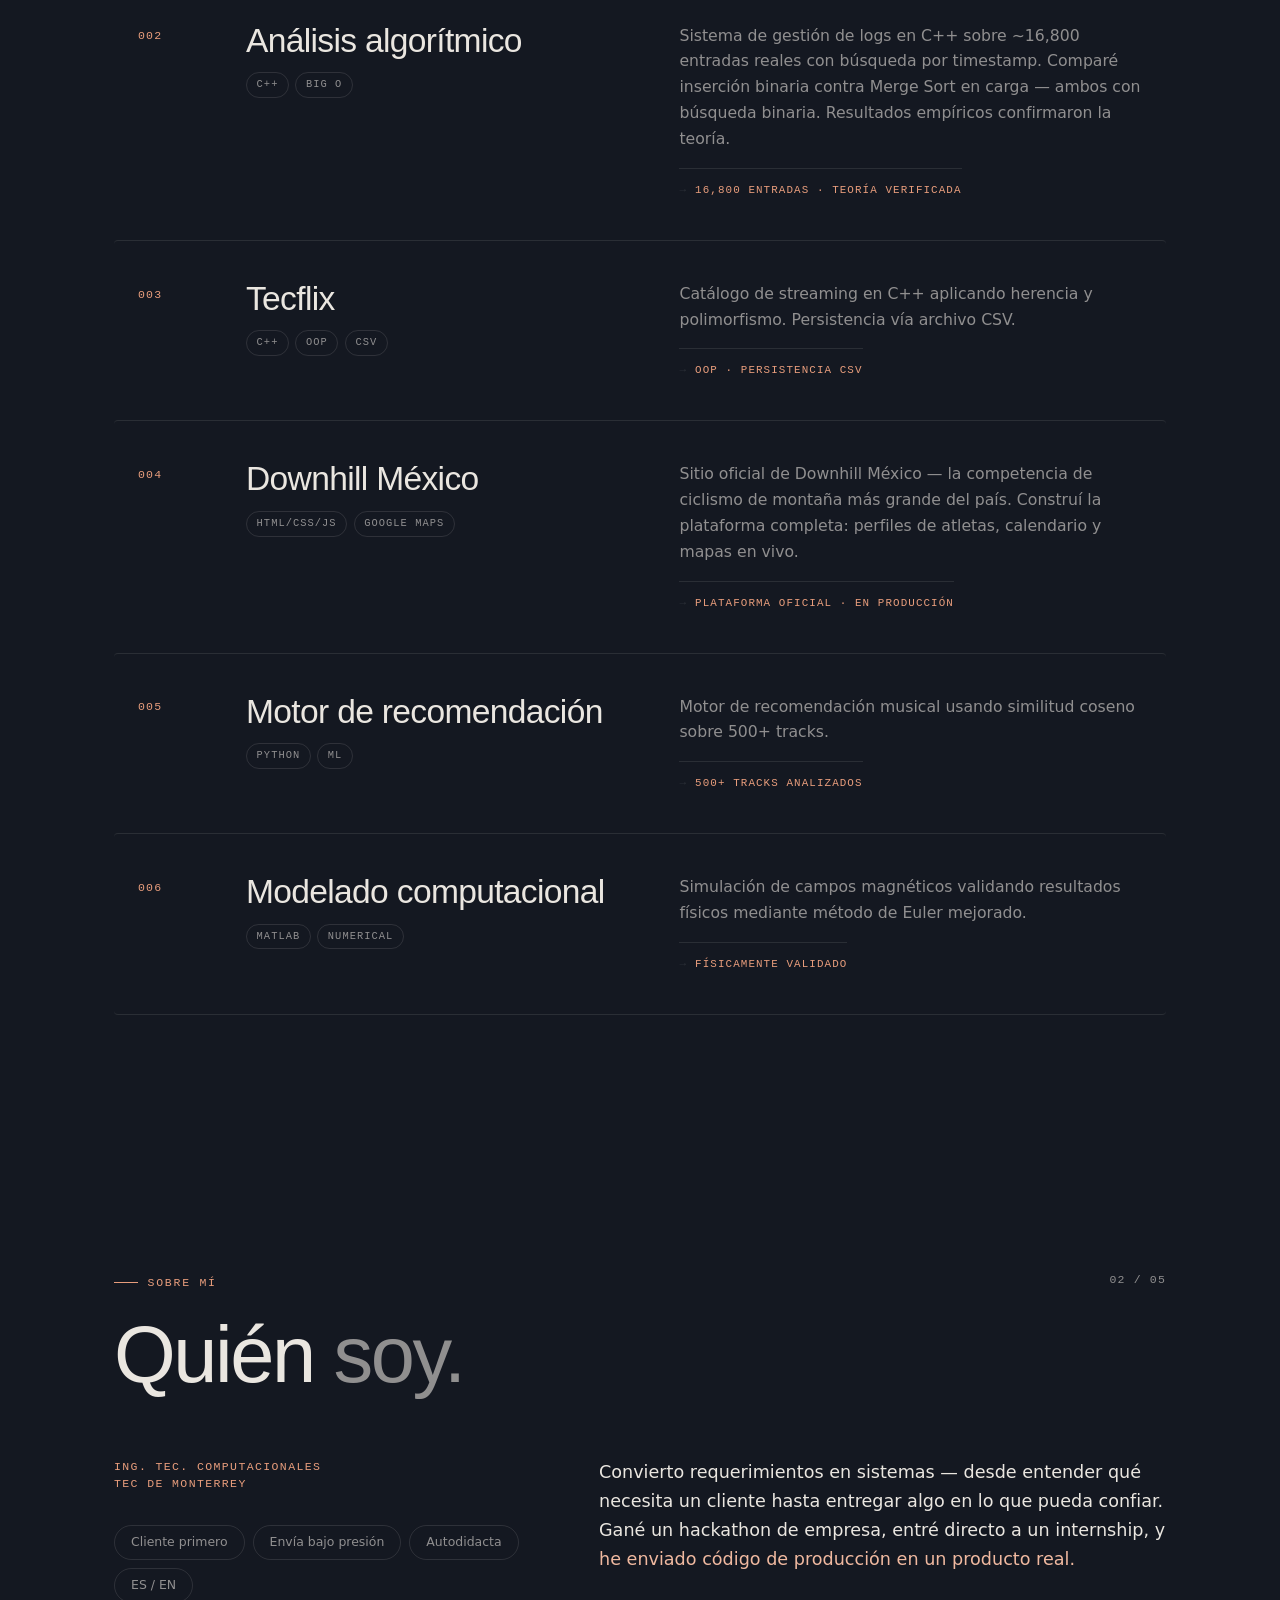
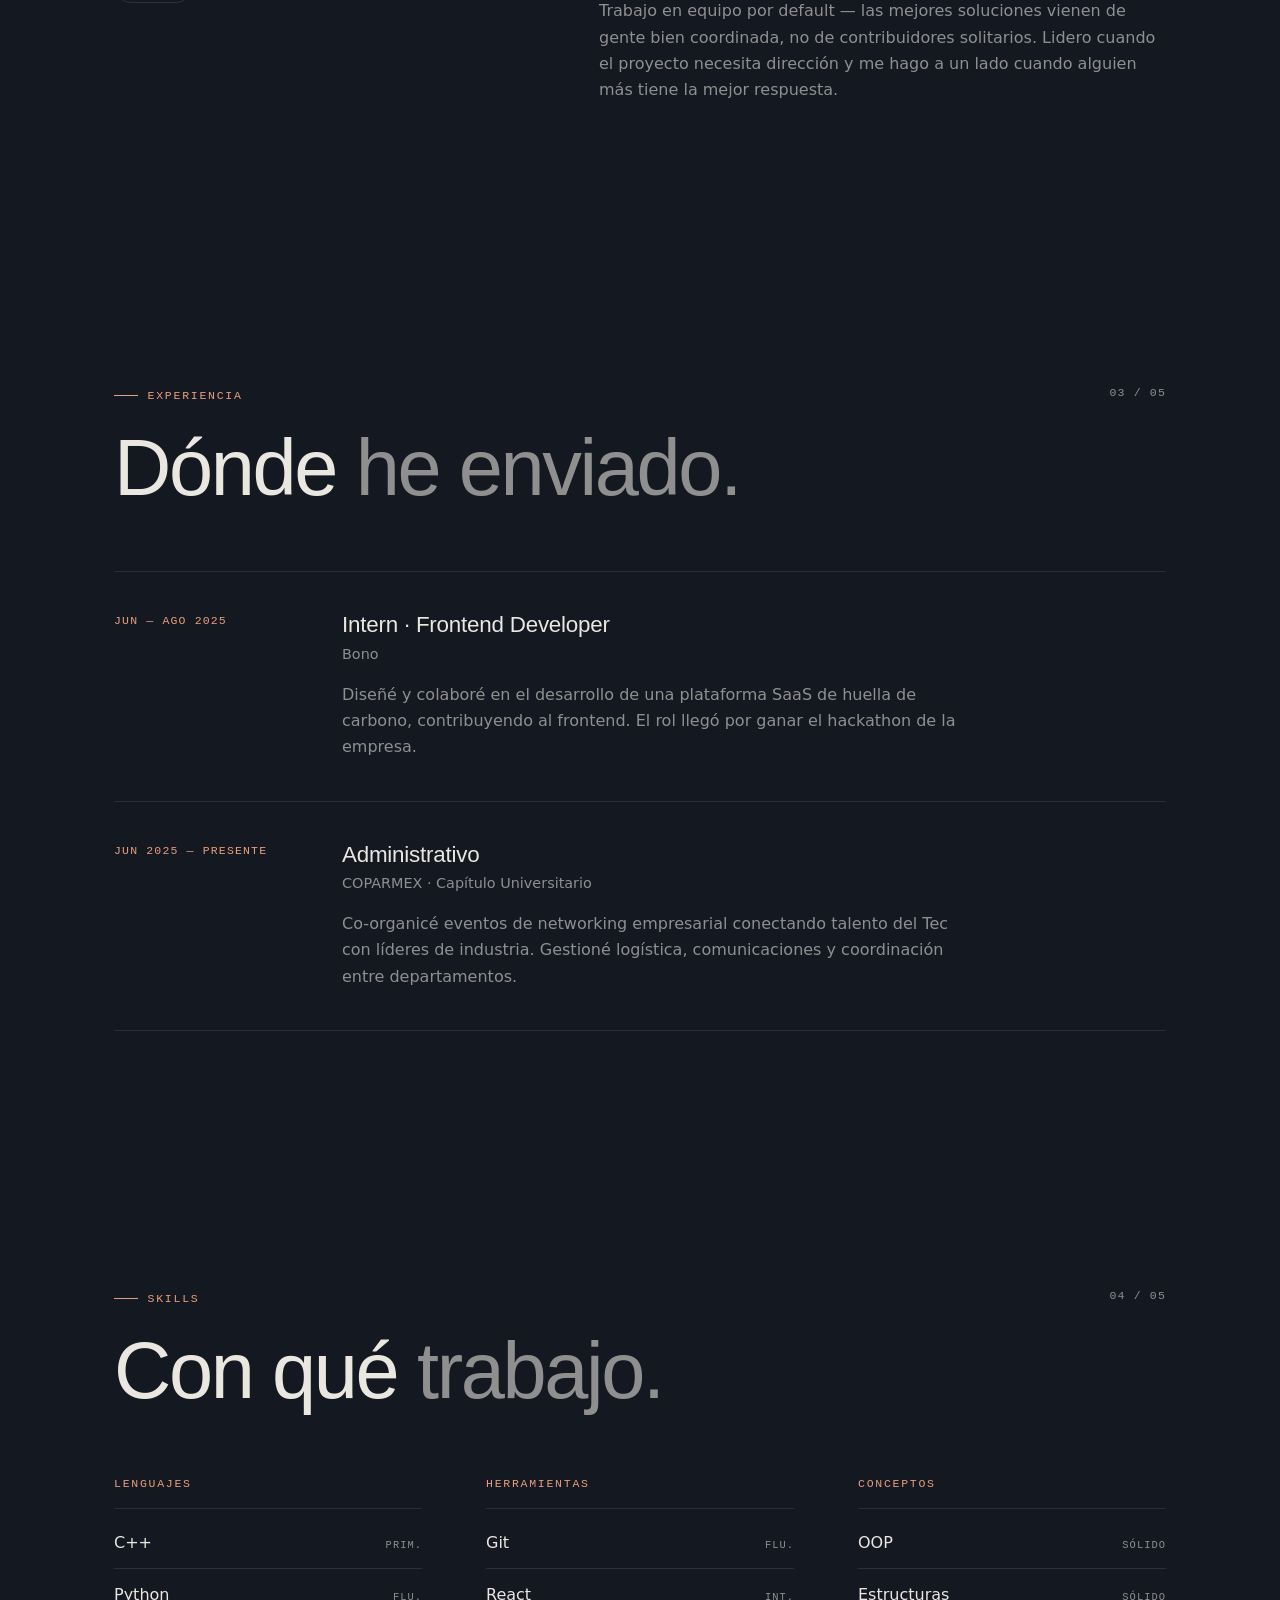
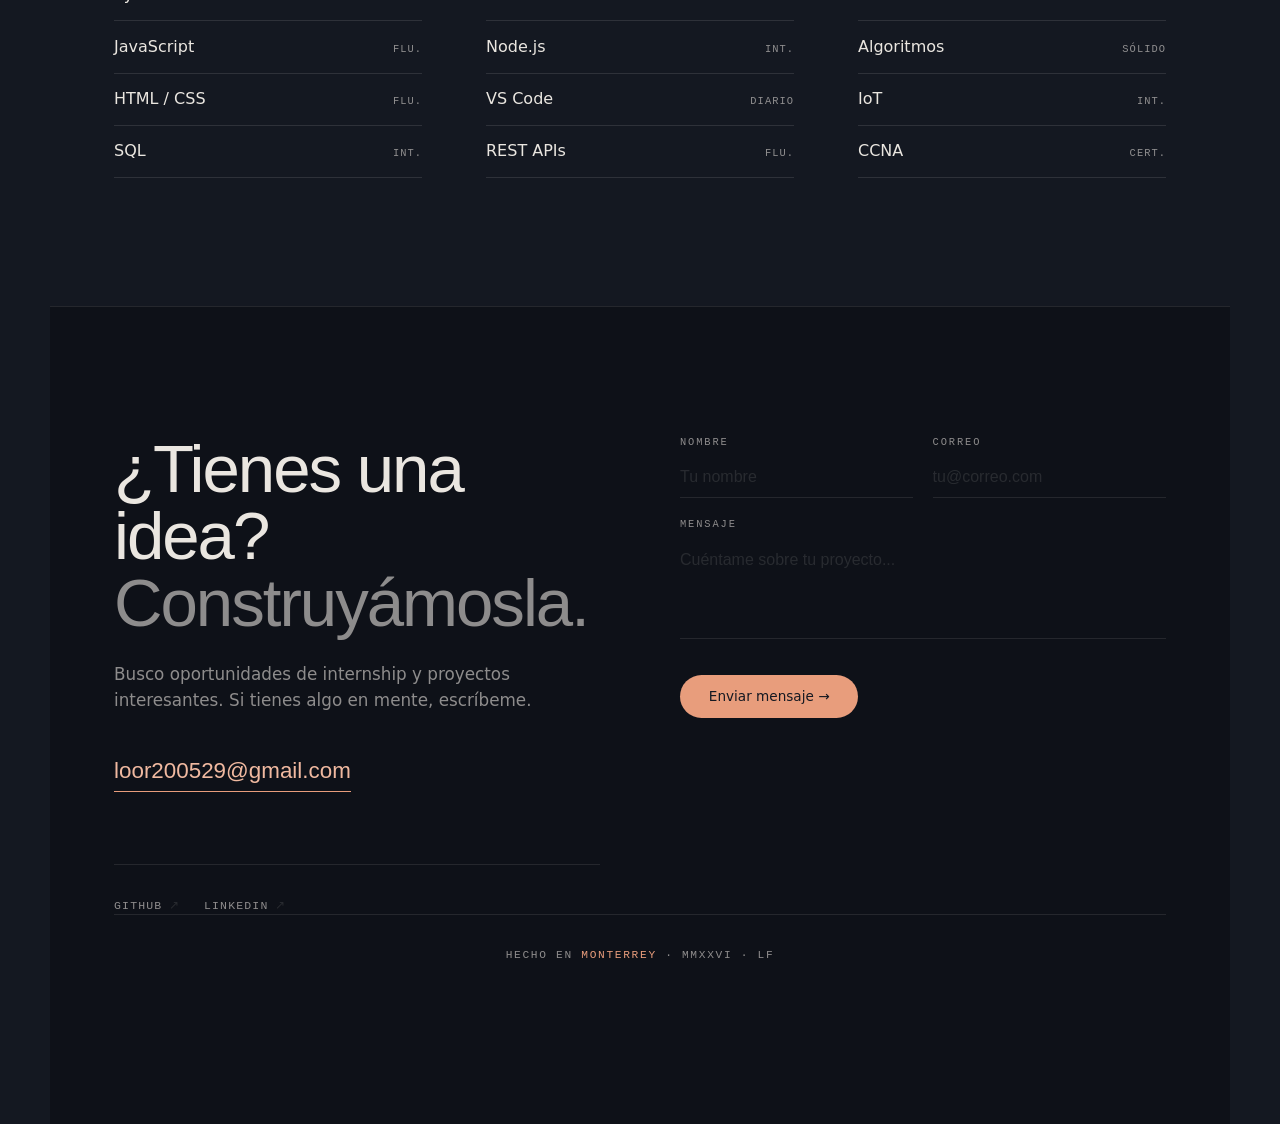
<file: portafolio/project/v4-midnight/index.html>
<!DOCTYPE html>
<html lang="es">
<head>
<meta charset="UTF-8">
<meta name="viewport" content="width=device-width, initial-scale=1.0">
<title>Leonardo Flores — Midnight</title>
<link rel="preconnect" href="https://fonts.googleapis.com">
<link rel="preconnect" href="https://fonts.gstatic.com" crossorigin>
<!-- Fraktion (Pangram Pangram) via Fontshare free mirror: "Satoshi" has very similar geometry; for fidelity we load Fraktion-adjacent "Switzer" + mono -->
<link href="https://api.fontshare.com/v2/css?f[]=switzer@400,500,600,700&f[]=jetbrains-mono@400&display=swap" rel="stylesheet">
<style>
  *,*::before,*::after{box-sizing:border-box;margin:0;padding:0}
  :root{
    --bg:#141821;             /* midnight azul-gris muy oscuro */
    --bg-2:#0E1118;
    --surface:#1A1F2A;
    --ink:#EAE6E0;            /* off-white cálido */
    --ink-mute:rgba(234,230,224,.58);
    --ink-faint:rgba(234,230,224,.12);
    --accent:#E89D7C;         /* coral mate */
    --accent-bright:#F0B9A0;
    --rule:rgba(234,230,224,.1);
    --nav-h:64px;
  }
  html{scroll-behavior:smooth;font-size:16px}
  body{
    background:var(--bg);color:var(--ink);
    font-family:'Switzer','Fraktion Sans',-apple-system,BlinkMacSystemFont,system-ui,sans-serif;
    font-weight:400;line-height:1.5;
    overflow-x:hidden;cursor:none;min-height:100vh;
  }
  a{color:inherit;text-decoration:none}
  img{display:block;max-width:100%}
  button{font-family:inherit;color:inherit;background:none;border:none;cursor:none}

  /* grano sutil */
  body::before{
    content:'';position:fixed;inset:0;
    z-index:9998;pointer-events:none;
    background-image:url("data:image/svg+xml;utf8,<svg xmlns='http://www.w3.org/2000/svg' width='180' height='180'><filter id='n'><feTurbulence type='fractalNoise' baseFrequency='0.85' numOctaves='2' stitchTiles='stitch'/><feColorMatrix values='0 0 0 0 0.92  0 0 0 0 0.89  0 0 0 0 0.86  0 0 0 0.4 0'/></filter><rect width='100%' height='100%' filter='url(%23n)' opacity='0.5'/></svg>");
    mix-blend-mode:overlay;opacity:.22;
  }

  /* Cursor minimalista: círculo con delay + punto */
  #c-outline{
    position:fixed;top:0;left:0;
    width:28px;height:28px;
    border:1px solid var(--accent-bright);
    border-radius:50%;
    transform:translate(-50%,-50%);
    pointer-events:none;z-index:9999;
    transition:width .22s cubic-bezier(.4,0,.2,1),height .22s cubic-bezier(.4,0,.2,1),border-color .22s,background .22s;
    mix-blend-mode:difference;
  }
  #c-dot{
    position:fixed;top:0;left:0;
    width:4px;height:4px;
    background:var(--accent-bright);
    border-radius:50%;
    transform:translate(-50%,-50%);
    pointer-events:none;z-index:10000;
  }
  #c-outline.hover{width:48px;height:48px;background:rgba(232,157,124,.15)}
  @media (max-width:900px){
    body{cursor:auto}
    button,a{cursor:pointer}
    #c-outline,#c-dot{display:none}
  }

  ::-webkit-scrollbar{width:4px}
  ::-webkit-scrollbar-track{background:var(--bg-2)}
  ::-webkit-scrollbar-thumb{background:var(--accent);border-radius:2px}

  /* ─── NAV ─── */
  nav{
    position:fixed;top:0;left:0;right:0;
    height:var(--nav-h);z-index:1000;
    display:flex;align-items:center;
    padding:0 clamp(1.5rem,5vw,3rem);
    transition:background .35s,border-color .35s,backdrop-filter .35s;
  }
  nav.scrolled{
    background:rgba(14,17,24,.8);
    backdrop-filter:blur(20px) saturate(1.2);
    border-bottom:1px solid var(--rule);
  }
  .nav-logo{
    font-family:'Switzer',sans-serif;
    font-weight:600;font-size:.95rem;
    letter-spacing:-.01em;margin-right:auto;
    display:flex;align-items:center;gap:.6rem;
  }
  .nav-logo .mark{
    width:8px;height:8px;border-radius:50%;
    background:var(--accent);
    box-shadow:0 0 0 3px rgba(232,157,124,.2);
  }
  .nav-links{display:flex;gap:2.2rem;list-style:none}
  .nav-links a{
    font-size:.8rem;font-weight:500;
    color:var(--ink-mute);
    position:relative;
    transition:color .2s;
  }
  .nav-links a:hover,.nav-links a.active{color:var(--ink)}
  .nav-links a.active::before{
    content:'';position:absolute;
    left:-14px;top:50%;
    width:5px;height:5px;border-radius:50%;
    background:var(--accent);
    transform:translateY(-50%);
  }
  .nav-cta{
    margin-left:2rem;
    font-size:.78rem;font-weight:500;
    padding:.55rem 1.1rem;
    border:1px solid var(--ink-faint);
    border-radius:100px;
    color:var(--ink);
    transition:all .25s;
  }
  .nav-cta:hover{
    border-color:var(--accent);
    background:rgba(232,157,124,.08);
  }
  .mobile-toggle{display:none;flex-direction:column;gap:4px}
  .mobile-toggle span{display:block;width:20px;height:1.5px;background:var(--ink)}

  /* ─── SECTIONS ─── */
  section{
    padding:clamp(5rem,10vw,9rem) clamp(1.5rem,5vw,4rem);
    max-width:1180px;margin:0 auto;position:relative;
  }
  .section-head{
    display:flex;justify-content:space-between;align-items:baseline;
    margin-bottom:1.5rem;
  }
  .section-kicker{
    font-family:'JetBrains Mono',monospace;
    font-size:.72rem;letter-spacing:.15em;text-transform:uppercase;
    color:var(--accent);
    display:inline-flex;align-items:center;gap:.6rem;
  }
  .section-kicker::before{
    content:'';width:24px;height:1px;background:var(--accent);
  }
  .section-num{
    font-family:'JetBrains Mono',monospace;
    font-size:.72rem;letter-spacing:.1em;
    color:var(--ink-mute);
    font-variant-numeric:tabular-nums;
  }
  .section-title{
    font-family:'Switzer',sans-serif;
    font-size:clamp(2.6rem,6.2vw,5rem);
    font-weight:500;
    line-height:1;letter-spacing:-.03em;
    margin-bottom:4rem;
    max-width:15ch;
  }
  .section-title .muted{color:var(--ink-mute);font-weight:400}

  /* reveal */
  .reveal{opacity:0;transform:translateY(20px);transition:opacity .8s cubic-bezier(.22,1,.36,1),transform .8s cubic-bezier(.22,1,.36,1)}
  .reveal.visible{opacity:1;transform:none}
  .rd-1{transition-delay:.1s}.rd-2{transition-delay:.2s}.rd-3{transition-delay:.3s}

  .ink-reveal{display:inline-block}
  .ink-reveal .char{
    display:inline-block;opacity:0;
    filter:blur(8px);
    transform:translateY(.3em);
    transition:opacity .55s cubic-bezier(.4,0,.2,1),filter .55s cubic-bezier(.4,0,.2,1),transform .55s cubic-bezier(.4,0,.2,1);
  }
  .ink-reveal.visible .char{opacity:1;filter:blur(0);transform:none}

  /* ─── HERO ─── */
  #hero{
    min-height:100vh;
    padding:calc(var(--nav-h) + 2rem) clamp(1.5rem,5vw,4rem) 4rem;
    max-width:1280px;margin:0 auto;
    display:grid;
    grid-template-columns:1.25fr .75fr;
    gap:4rem;align-items:center;
    position:relative;
  }
  .hero-left{position:relative;z-index:2}
  .hero-meta{
    display:flex;align-items:center;gap:.8rem;
    font-family:'JetBrains Mono',monospace;
    font-size:.72rem;letter-spacing:.08em;
    color:var(--ink-mute);
    margin-bottom:2rem;
  }
  .hero-meta .status{
    display:inline-flex;align-items:center;gap:.5rem;
    color:var(--accent-bright);
  }
  .hero-meta .status::before{
    content:'';width:6px;height:6px;border-radius:50%;
    background:var(--accent-bright);
    animation:pulse 2.2s infinite;
  }
  .hero-meta .sep{width:1px;height:12px;background:var(--rule)}
  @keyframes pulse{
    0%,100%{box-shadow:0 0 0 0 rgba(240,185,160,.5)}
    50%{box-shadow:0 0 0 8px rgba(240,185,160,0)}
  }
  .hero-name{
    font-family:'Switzer',sans-serif;
    font-weight:500;
    font-size:clamp(3rem,8.5vw,7rem);
    line-height:.95;letter-spacing:-.04em;
    margin-bottom:2rem;
  }
  .hero-name .line1{display:block;color:var(--ink)}
  .hero-name .line2{display:block;color:var(--accent-bright);font-weight:400}
  .hero-role{
    font-size:1.05rem;
    color:var(--ink-mute);
    max-width:480px;
    margin-bottom:2.5rem;
    line-height:1.6;
  }
  .hero-role b{color:var(--ink);font-weight:500}
  .hero-ctas{display:flex;gap:.8rem;flex-wrap:wrap}
  .btn{
    display:inline-flex;align-items:center;gap:.6rem;
    font-size:.85rem;font-weight:500;
    padding:.85rem 1.5rem;
    border-radius:100px;
    transition:all .25s;
  }
  .btn-primary{
    background:var(--accent);color:var(--bg);
  }
  .btn-primary:hover{background:var(--accent-bright);transform:translateY(-2px)}
  .btn-ghost{
    border:1px solid var(--ink-faint);
    color:var(--ink);
  }
  .btn-ghost:hover{border-color:var(--accent);background:rgba(232,157,124,.08);transform:translateY(-2px)}
  .btn .arrow{transition:transform .25s;display:inline-block}
  .btn:hover .arrow{transform:translate(3px,-1px)}

  .hero-socials{display:flex;gap:1.5rem;margin-top:2.5rem;padding-top:2rem;border-top:1px solid var(--rule)}
  .hero-social{
    font-family:'JetBrains Mono',monospace;
    font-size:.72rem;letter-spacing:.1em;text-transform:uppercase;
    color:var(--ink-mute);
    transition:color .2s;
  }
  .hero-social:hover{color:var(--accent-bright)}
  .hero-social span{color:var(--ink-faint);margin-left:.4rem}

  /* Portrait minimal */
  .hero-portrait{
    position:relative;
    aspect-ratio:3/4;max-width:340px;margin-left:auto;
  }
  .portrait-img{
    width:100%;height:100%;
    overflow:hidden;
    border-radius:4px;
    background:var(--surface);
    position:relative;
  }
  .portrait-img img{
    width:100%;height:100%;
    object-fit:cover;object-position:center top;
    filter:grayscale(.7) contrast(1.05) brightness(.92);
  }
  .portrait-img::after{
    content:'';position:absolute;inset:0;
    background:linear-gradient(180deg,transparent 50%,rgba(20,24,33,.35));
    mix-blend-mode:multiply;
  }
  .portrait-caption{
    position:absolute;bottom:-2rem;left:0;right:0;
    display:flex;justify-content:space-between;
    font-family:'JetBrains Mono',monospace;
    font-size:.68rem;letter-spacing:.08em;
    color:var(--ink-mute);
  }
  .portrait-caption .idx{color:var(--accent)}
  @media (max-width:900px){
    #hero{grid-template-columns:1fr;gap:3rem}
    .hero-portrait{max-width:260px;margin:0 auto}
  }

  /* ─── STRIP (minimal) ─── */
  .strip{
    border-top:1px solid var(--rule);
    border-bottom:1px solid var(--rule);
    overflow:hidden;padding:1rem 0;
    background:var(--bg-2);
  }
  .strip-track{display:flex;width:max-content;animation:scroll 55s linear infinite}
  .strip-item{
    font-size:.85rem;font-weight:500;
    color:var(--ink-mute);
    padding:0 2rem;white-space:nowrap;
    display:inline-flex;align-items:center;gap:2rem;
  }
  .strip-item::after{
    content:'';width:4px;height:4px;border-radius:50%;
    background:var(--accent);
  }
  @keyframes scroll{to{transform:translateX(-50%)}}

  /* ─── PROJECTS ─── */
  .projects{display:flex;flex-direction:column}
  .proj{
    display:grid;
    grid-template-columns:60px 1fr 1.2fr;
    gap:3rem;
    padding:2.5rem 1.5rem;
    border-top:1px solid var(--rule);
    transition:background .3s,padding-left .3s;
    border-radius:4px;
  }
  .proj:hover{background:var(--surface);padding-left:2rem}
  .proj:last-child{border-bottom:1px solid var(--rule)}
  .proj-num{
    font-family:'JetBrains Mono',monospace;
    font-size:.72rem;letter-spacing:.1em;
    color:var(--accent);
    padding-top:.3rem;
  }
  .proj-title{
    font-family:'Switzer',sans-serif;
    font-size:clamp(1.5rem,2.8vw,2.1rem);
    font-weight:500;
    line-height:1.1;letter-spacing:-.02em;
    margin-bottom:.8rem;
  }
  .proj-tags{display:flex;flex-wrap:wrap;gap:.4rem}
  .proj-tag{
    font-family:'JetBrains Mono',monospace;
    font-size:.65rem;letter-spacing:.1em;text-transform:uppercase;
    color:var(--ink-mute);
    padding:.25rem .6rem;
    border:1px solid var(--ink-faint);
    border-radius:100px;
  }
  .proj-body p{
    font-size:.98rem;
    color:var(--ink-mute);
    line-height:1.65;
    margin-bottom:1rem;
  }
  .proj-meta{
    font-family:'JetBrains Mono',monospace;
    font-size:.68rem;letter-spacing:.1em;text-transform:uppercase;
    color:var(--accent);
    padding-top:.8rem;
    border-top:1px solid var(--rule);
    display:inline-flex;align-items:center;gap:.5rem;
  }
  .proj-meta::before{content:'→';color:var(--ink-faint)}
  @media (max-width:900px){
    .proj{grid-template-columns:1fr;gap:1rem;padding:2rem 1rem}
    .proj:hover{padding-left:1rem}
  }

  /* ─── ABOUT ─── */
  .about-wrap{
    display:grid;grid-template-columns:1fr 1.4fr;gap:5rem;
    align-items:start;
  }
  .about-aside{position:sticky;top:calc(var(--nav-h) + 2rem)}
  .about-degree{
    font-family:'JetBrains Mono',monospace;
    font-size:.72rem;letter-spacing:.12em;text-transform:uppercase;
    color:var(--accent);margin-bottom:1rem;display:block;
  }
  .about-body p{
    font-size:1.1rem;
    line-height:1.65;
    color:var(--ink);
    margin-bottom:1.5rem;
    max-width:58ch;
  }
  .about-body p.muted{color:var(--ink-mute);font-size:1rem}
  .about-body strong{color:var(--accent-bright);font-weight:500}
  .pill-row{display:flex;flex-wrap:wrap;gap:.5rem;margin-top:2rem}
  .pill{
    font-size:.78rem;font-weight:500;
    padding:.45rem 1rem;
    border:1px solid var(--ink-faint);
    border-radius:100px;
    color:var(--ink-mute);
    transition:all .25s;
  }
  .pill:hover{border-color:var(--accent);color:var(--accent-bright)}
  @media (max-width:900px){
    .about-wrap{grid-template-columns:1fr;gap:2rem}
    .about-aside{position:static}
  }

  /* ─── EXPERIENCE ─── */
  .timeline{display:flex;flex-direction:column}
  .tl-item{
    display:grid;grid-template-columns:180px 1fr;gap:3rem;
    padding:2.5rem 0;
    border-top:1px solid var(--rule);
  }
  .tl-item:last-child{border-bottom:1px solid var(--rule)}
  .tl-date{
    font-family:'JetBrains Mono',monospace;
    font-size:.72rem;letter-spacing:.1em;text-transform:uppercase;
    color:var(--accent);
  }
  .tl-role{
    font-family:'Switzer',sans-serif;
    font-size:1.4rem;font-weight:500;
    line-height:1.2;margin-bottom:.3rem;letter-spacing:-.01em;
  }
  .tl-company{
    font-size:.9rem;color:var(--ink-mute);
    margin-bottom:1rem;
  }
  .tl-desc{font-size:1rem;color:var(--ink-mute);line-height:1.65;max-width:62ch}
  @media (max-width:900px){
    .tl-item{grid-template-columns:1fr;gap:.8rem}
  }

  /* ─── SKILLS ─── */
  .skills-grid{display:grid;grid-template-columns:repeat(3,1fr);gap:0 4rem}
  .skills-col-title{
    font-family:'JetBrains Mono',monospace;
    font-size:.72rem;letter-spacing:.15em;text-transform:uppercase;
    color:var(--accent);
    padding-bottom:1rem;
    border-bottom:1px solid var(--rule);
    margin-bottom:.5rem;
  }
  .skill-row{
    display:flex;justify-content:space-between;align-items:baseline;
    font-size:1rem;font-weight:500;
    padding:.85rem 0;
    border-bottom:1px solid var(--ink-faint);
    color:var(--ink);
    transition:color .25s,padding-left .25s;
  }
  .skill-row:hover{color:var(--accent-bright);padding-left:.4rem}
  .skill-row .lvl{
    font-family:'JetBrains Mono',monospace;
    font-size:.65rem;letter-spacing:.1em;
    color:var(--ink-mute);font-weight:400;
  }
  @media (max-width:900px){.skills-grid{grid-template-columns:1fr;gap:2rem}}

  /* ─── CONTACT ─── */
  #contact{
    background:var(--bg-2);
    border-top:1px solid var(--rule);
    padding:clamp(5rem,10vw,8rem) clamp(1.5rem,5vw,4rem);
  }
  .contact-inner{max-width:1180px;margin:0 auto;display:grid;grid-template-columns:1fr 1fr;gap:5rem;align-items:start}
  .contact-title{
    font-family:'Switzer',sans-serif;
    font-weight:500;
    font-size:clamp(2.5rem,5.5vw,4.2rem);
    line-height:1;letter-spacing:-.03em;
    margin-bottom:1.5rem;
  }
  .contact-title .muted{color:var(--ink-mute);font-weight:400}
  .contact-lede{font-size:1.05rem;color:var(--ink-mute);line-height:1.6;margin-bottom:2.5rem;max-width:420px}
  .contact-email{
    display:inline-block;
    font-family:'Switzer',sans-serif;
    font-size:clamp(1.1rem,1.8vw,1.4rem);
    font-weight:500;
    color:var(--accent-bright);
    border-bottom:1px solid var(--accent);
    padding-bottom:.2rem;margin-bottom:2rem;
    transition:color .25s;
  }
  .contact-email:hover{color:var(--ink)}
  .contact-form{display:flex;flex-direction:column;gap:1.2rem}
  .form-row{display:grid;grid-template-columns:1fr 1fr;gap:1.2rem}
  .form-group{display:flex;flex-direction:column;gap:.4rem}
  .form-group label{
    font-family:'JetBrains Mono',monospace;
    font-size:.65rem;letter-spacing:.18em;text-transform:uppercase;
    color:var(--ink-mute);
  }
  .form-group input,.form-group textarea{
    background:transparent;
    border:none;
    border-bottom:1px solid var(--rule);
    padding:.7rem 0;
    font-family:'Switzer',sans-serif;
    font-size:1rem;color:var(--ink);
    outline:none;resize:none;
    transition:border-color .25s;
  }
  .form-group input::placeholder,.form-group textarea::placeholder{color:var(--ink-faint)}
  .form-group input:focus,.form-group textarea:focus{border-bottom-color:var(--accent)}
  .form-group textarea{min-height:100px}
  .form-submit{
    align-self:flex-start;margin-top:1rem;
    font-size:.85rem;font-weight:500;
    padding:.85rem 1.8rem;
    background:var(--accent);color:var(--bg);
    border-radius:100px;
    transition:all .25s;
  }
  .form-submit:hover{background:var(--accent-bright);transform:translateY(-2px)}
  @media (max-width:900px){.contact-inner{grid-template-columns:1fr;gap:3rem}.form-row{grid-template-columns:1fr}}

  footer{
    text-align:center;padding:2rem;
    font-family:'JetBrains Mono',monospace;
    font-size:.7rem;letter-spacing:.15em;text-transform:uppercase;
    color:var(--ink-mute);
    border-top:1px solid var(--rule);
  }
  footer em{color:var(--accent);font-style:normal}

  @media (max-width:640px){.nav-links,.nav-cta{display:none}.mobile-toggle{display:flex}}
</style>
</head>
<body>

<!-- Cursor -->
<div id="c-outline"></div>
<div id="c-dot"></div>

<!-- NAV -->
<nav id="navbar">
  <a class="nav-logo" href="#"><span class="mark"></span>Leonardo Flores</a>
  <ul class="nav-links" id="navLinks">
    <li><a href="#projects">Proyectos</a></li>
    <li><a href="#about">Sobre mí</a></li>
    <li><a href="#experience">Experiencia</a></li>
    <li><a href="#skills">Skills</a></li>
    <li><a href="#contact">Contacto</a></li>
  </ul>
  <a href="mailto:loor200529@gmail.com" class="nav-cta">Escríbeme →</a>
  <button class="mobile-toggle" id="mobileToggle"><span></span><span></span><span></span></button>
</nav>

<!-- HERO -->
<section id="hero">
  <div class="hero-left">
    <div class="hero-meta">
      <span class="status">Disponible — Abril 2026</span>
      <span class="sep"></span>
      <span>Monterrey, MX</span>
      <span class="sep"></span>
      <span>Índice 001</span>
    </div>
    <h1 class="hero-name">
      <span class="line1 ink-reveal" data-text="Leonardo"></span>
      <span class="line2 ink-reveal" data-text="Flores."></span>
    </h1>
    <p class="hero-role">
      Ingeniero en <b>Tecnologías Computacionales</b> — convierto requerimientos en sistemas que de verdad se usan. Sin decoración innecesaria.
    </p>
    <div class="hero-ctas">
      <a href="#projects" class="btn btn-primary">Ver proyectos <span class="arrow">→</span></a>
      <a href="../../../LeonardoFloresCV.pdf" class="btn btn-ghost" download>Descargar CV <span class="arrow">↓</span></a>
    </div>
    <div class="hero-socials">
      <a href="https://github.com/Leonardou-lab" target="_blank" class="hero-social">GitHub<span>↗</span></a>
      <a href="https://www.linkedin.com/in/leonardo-andré-flores-mendoza-2519a2366" target="_blank" class="hero-social">LinkedIn<span>↗</span></a>
      <a href="mailto:loor200529@gmail.com" class="hero-social">Email<span>↗</span></a>
    </div>
  </div>

  <div class="hero-portrait">
    <div class="portrait-img"><img src="../assets/YP.jpg" alt="Leonardo Flores"></div>
    <div class="portrait-caption">
      <span><span class="idx">001</span> — Retrato, 2026</span>
      <span>MTY · MX</span>
    </div>
  </div>
</section>

<!-- STRIP -->
<div class="strip" aria-hidden="true">
  <div class="strip-track">
    <span class="strip-item">Software Engineer</span>
    <span class="strip-item">Computer Technologies</span>
    <span class="strip-item">Tec de Monterrey</span>
    <span class="strip-item">Envía código real</span>
    <span class="strip-item">Bilingüe ES · EN</span>
    <span class="strip-item">Disponible</span>
    <span class="strip-item">Software Engineer</span>
    <span class="strip-item">Computer Technologies</span>
    <span class="strip-item">Tec de Monterrey</span>
    <span class="strip-item">Envía código real</span>
    <span class="strip-item">Bilingüe ES · EN</span>
    <span class="strip-item">Disponible</span>
  </div>
</div>

<!-- PROJECTS -->
<section id="projects">
  <div class="section-head reveal">
    <span class="section-kicker">Proyectos</span>
    <span class="section-num">01 / 05</span>
  </div>
  <h2 class="section-title reveal rd-1">Cosas que <span class="muted">he construido.</span></h2>

  <div class="projects">

    <article class="proj reveal">
      <div class="proj-num">001</div>
      <div>
        <h3 class="proj-title">Bono — Huella de carbono</h3>
        <div class="proj-tags">
          <span class="proj-tag">Python</span>
          <span class="proj-tag">UI</span>
        </div>
      </div>
      <div class="proj-body">
        <p>Gané un hackathon construyendo una plataforma SaaS que calcula huella de carbono corporativa e industrial. La victoria se convirtió en un internship donde diseñé y colaboré en el frontend del producto real.</p>
        <div class="proj-meta">Hackathon → Frontend Intern</div>
      </div>
    </article>

    <article class="proj reveal rd-1">
      <div class="proj-num">002</div>
      <div>
        <h3 class="proj-title">Análisis algorítmico</h3>
        <div class="proj-tags">
          <span class="proj-tag">C++</span>
          <span class="proj-tag">Big O</span>
        </div>
      </div>
      <div class="proj-body">
        <p>Sistema de gestión de logs en C++ sobre ~16,800 entradas reales con búsqueda por timestamp. Comparé inserción binaria contra Merge Sort en carga — ambos con búsqueda binaria. Resultados empíricos confirmaron la teoría.</p>
        <div class="proj-meta">16,800 entradas · Teoría verificada</div>
      </div>
    </article>

    <article class="proj reveal rd-2">
      <div class="proj-num">003</div>
      <div>
        <h3 class="proj-title">Tecflix</h3>
        <div class="proj-tags">
          <span class="proj-tag">C++</span>
          <span class="proj-tag">OOP</span>
          <span class="proj-tag">CSV</span>
        </div>
      </div>
      <div class="proj-body">
        <p>Catálogo de streaming en C++ aplicando herencia y polimorfismo. Persistencia vía archivo CSV.</p>
        <div class="proj-meta">OOP · Persistencia CSV</div>
      </div>
    </article>

    <article class="proj reveal">
      <div class="proj-num">004</div>
      <div>
        <h3 class="proj-title">Downhill México</h3>
        <div class="proj-tags">
          <span class="proj-tag">HTML/CSS/JS</span>
          <span class="proj-tag">Google Maps</span>
        </div>
      </div>
      <div class="proj-body">
        <p>Sitio oficial de Downhill México — la competencia de ciclismo de montaña más grande del país. Construí la plataforma completa: perfiles de atletas, calendario y mapas en vivo.</p>
        <div class="proj-meta">Plataforma oficial · En producción</div>
      </div>
    </article>

    <article class="proj reveal rd-1">
      <div class="proj-num">005</div>
      <div>
        <h3 class="proj-title">Motor de recomendación</h3>
        <div class="proj-tags">
          <span class="proj-tag">Python</span>
          <span class="proj-tag">ML</span>
        </div>
      </div>
      <div class="proj-body">
        <p>Motor de recomendación musical usando similitud coseno sobre 500+ tracks.</p>
        <div class="proj-meta">500+ tracks analizados</div>
      </div>
    </article>

    <article class="proj reveal rd-2">
      <div class="proj-num">006</div>
      <div>
        <h3 class="proj-title">Modelado computacional</h3>
        <div class="proj-tags">
          <span class="proj-tag">MATLAB</span>
          <span class="proj-tag">Numerical</span>
        </div>
      </div>
      <div class="proj-body">
        <p>Simulación de campos magnéticos validando resultados físicos mediante método de Euler mejorado.</p>
        <div class="proj-meta">Físicamente validado</div>
      </div>
    </article>

  </div>
</section>

<!-- ABOUT -->
<section id="about">
  <div class="section-head reveal">
    <span class="section-kicker">Sobre mí</span>
    <span class="section-num">02 / 05</span>
  </div>
  <h2 class="section-title reveal rd-1">Quién <span class="muted">soy.</span></h2>

  <div class="about-wrap">
    <aside class="about-aside reveal rd-1">
      <span class="about-degree">Ing. Tec. Computacionales<br>Tec de Monterrey</span>
      <div class="pill-row">
        <span class="pill">Cliente primero</span>
        <span class="pill">Envía bajo presión</span>
        <span class="pill">Autodidacta</span>
        <span class="pill">ES / EN</span>
      </div>
    </aside>

    <div class="about-body reveal rd-2">
      <p>Convierto requerimientos en sistemas — desde entender qué necesita un cliente hasta entregar algo en lo que pueda confiar. Gané un hackathon de empresa, entré directo a un internship, y <strong>he enviado código de producción en un producto real.</strong></p>
      <p class="muted">Trabajo en equipo por default — las mejores soluciones vienen de gente bien coordinada, no de contribuidores solitarios. Lidero cuando el proyecto necesita dirección y me hago a un lado cuando alguien más tiene la mejor respuesta.</p>
    </div>
  </div>
</section>

<!-- EXPERIENCE -->
<section id="experience">
  <div class="section-head reveal">
    <span class="section-kicker">Experiencia</span>
    <span class="section-num">03 / 05</span>
  </div>
  <h2 class="section-title reveal rd-1">Dónde <span class="muted">he enviado.</span></h2>

  <div class="timeline">
    <div class="tl-item reveal">
      <div class="tl-date">Jun — Ago 2025</div>
      <div>
        <h3 class="tl-role">Intern · Frontend Developer</h3>
        <div class="tl-company">Bono</div>
        <p class="tl-desc">Diseñé y colaboré en el desarrollo de una plataforma SaaS de huella de carbono, contribuyendo al frontend. El rol llegó por ganar el hackathon de la empresa.</p>
      </div>
    </div>
    <div class="tl-item reveal rd-1">
      <div class="tl-date">Jun 2025 — presente</div>
      <div>
        <h3 class="tl-role">Administrativo</h3>
        <div class="tl-company">COPARMEX · Capítulo Universitario</div>
        <p class="tl-desc">Co-organicé eventos de networking empresarial conectando talento del Tec con líderes de industria. Gestioné logística, comunicaciones y coordinación entre departamentos.</p>
      </div>
    </div>
  </div>
</section>

<!-- SKILLS -->
<section id="skills">
  <div class="section-head reveal">
    <span class="section-kicker">Skills</span>
    <span class="section-num">04 / 05</span>
  </div>
  <h2 class="section-title reveal rd-1">Con qué <span class="muted">trabajo.</span></h2>

  <div class="skills-grid">
    <div class="reveal">
      <div class="skills-col-title">Lenguajes</div>
      <div class="skill-row">C++ <span class="lvl">PRIM.</span></div>
      <div class="skill-row">Python <span class="lvl">FLU.</span></div>
      <div class="skill-row">JavaScript <span class="lvl">FLU.</span></div>
      <div class="skill-row">HTML / CSS <span class="lvl">FLU.</span></div>
      <div class="skill-row">SQL <span class="lvl">INT.</span></div>
    </div>
    <div class="reveal rd-1">
      <div class="skills-col-title">Herramientas</div>
      <div class="skill-row">Git <span class="lvl">FLU.</span></div>
      <div class="skill-row">React <span class="lvl">INT.</span></div>
      <div class="skill-row">Node.js <span class="lvl">INT.</span></div>
      <div class="skill-row">VS Code <span class="lvl">DIARIO</span></div>
      <div class="skill-row">REST APIs <span class="lvl">FLU.</span></div>
    </div>
    <div class="reveal rd-2">
      <div class="skills-col-title">Conceptos</div>
      <div class="skill-row">OOP <span class="lvl">SÓLIDO</span></div>
      <div class="skill-row">Estructuras <span class="lvl">SÓLIDO</span></div>
      <div class="skill-row">Algoritmos <span class="lvl">SÓLIDO</span></div>
      <div class="skill-row">IoT <span class="lvl">INT.</span></div>
      <div class="skill-row">CCNA <span class="lvl">CERT.</span></div>
    </div>
  </div>
</section>

<!-- CONTACT -->
<section id="contact">
  <div class="contact-inner">
    <div class="reveal">
      <h2 class="contact-title">¿Tienes una idea?<br><span class="muted">Construyámosla.</span></h2>
      <p class="contact-lede">Busco oportunidades de internship y proyectos interesantes. Si tienes algo en mente, escríbeme.</p>
      <a href="mailto:loor200529@gmail.com" class="contact-email">loor200529@gmail.com</a>
      <div class="hero-socials">
        <a href="https://github.com/Leonardou-lab" target="_blank" class="hero-social">GitHub<span>↗</span></a>
        <a href="https://www.linkedin.com/in/leonardo-andré-flores-mendoza-2519a2366" target="_blank" class="hero-social">LinkedIn<span>↗</span></a>
      </div>
    </div>
    <form class="contact-form reveal rd-1" onsubmit="handleForm(event)">
      <div class="form-row">
        <div class="form-group">
          <label>Nombre</label>
          <input type="text" name="name" placeholder="Tu nombre" required>
        </div>
        <div class="form-group">
          <label>Correo</label>
          <input type="email" name="email" placeholder="tu@correo.com" required>
        </div>
      </div>
      <div class="form-group">
        <label>Mensaje</label>
        <textarea name="message" placeholder="Cuéntame sobre tu proyecto..." required></textarea>
      </div>
      <button class="form-submit" type="submit">Enviar mensaje →</button>
    </form>
  </div>
  <footer>Hecho en <em>Monterrey</em> · MMXXVI · LF</footer>
</section>

<script>
  /* Cursor minimal con seguimiento suave */
  (function(){
    const outline=document.getElementById('c-outline');
    const dot=document.getElementById('c-dot');
    if(!outline||!dot)return;
    let mx=0,my=0,ox=0,oy=0;
    addEventListener('mousemove',e=>{
      mx=e.clientX;my=e.clientY;
      dot.style.left=mx+'px';dot.style.top=my+'px';
    });
    function tick(){
      ox+=(mx-ox)*.18;oy+=(my-oy)*.18;
      outline.style.left=ox+'px';outline.style.top=oy+'px';
      requestAnimationFrame(tick);
    }
    tick();
    document.querySelectorAll('a,button,input,textarea,.proj,.pill,.skill-row').forEach(el=>{
      el.addEventListener('mouseenter',()=>outline.classList.add('hover'));
      el.addEventListener('mouseleave',()=>outline.classList.remove('hover'));
    });
  })();

  /* Nav scroll */
  const navbar=document.getElementById('navbar');
  const sections=document.querySelectorAll('section[id]');
  const navAs=document.querySelectorAll('.nav-links a');
  addEventListener('scroll',()=>{
    navbar.classList.toggle('scrolled',scrollY>10);
    let cur='';
    sections.forEach(s=>{if(scrollY>=s.offsetTop-140)cur=s.id});
    navAs.forEach(a=>a.classList.toggle('active',a.getAttribute('href')==='#'+cur));
  },{passive:true});

  /* Ink reveal */
  document.querySelectorAll('.ink-reveal').forEach(el=>{
    const text=el.dataset.text||el.textContent;
    el.innerHTML='';
    [...text].forEach((ch,i)=>{
      const s=document.createElement('span');
      s.className='char';
      s.textContent=ch===' '?'\u00A0':ch;
      s.style.transitionDelay=(i*0.04)+'s';
      el.appendChild(s);
    });
    requestAnimationFrame(()=>requestAnimationFrame(()=>el.classList.add('visible')));
  });

  /* Reveal observer */
  const io=new IntersectionObserver(es=>{
    es.forEach(e=>{
      if(e.isIntersecting){e.target.classList.add('visible');io.unobserve(e.target)}
    });
  },{threshold:.15});
  document.querySelectorAll('.reveal').forEach(el=>io.observe(el));

  document.getElementById('mobileToggle')?.addEventListener('click',()=>{
    document.getElementById('navLinks').classList.toggle('mobile-open');
  });

  function handleForm(e){
    e.preventDefault();
    const btn=e.target.querySelector('.form-submit');
    btn.textContent='Mensaje enviado ✓';
    setTimeout(()=>{btn.textContent='Enviar mensaje →';e.target.reset()},3500);
  }
</script>
</body>
</html>
</file>
<file: styles.css>
*,*::before,*::after{box-sizing:border-box;margin:0;padding:0}
:root{
  --bg:#1A2420;
  --bg-2:#121A17;
  --surface:#1F2A25;
  --ink:#E8EDE6;
  --ink-mute:rgba(232,237,230,.58);
  --ink-faint:rgba(232,237,230,.12);
  --accent:#8FA88C;
  --accent-bright:#B8CEB3;
  --rule:rgba(232,237,230,.1);
  --nav-h:64px;
}
html{scroll-behavior:smooth;font-size:16px}
body{
  background:var(--bg);color:var(--ink);
  font-family:'Switzer','Fraktion Sans',-apple-system,BlinkMacSystemFont,system-ui,sans-serif;
  font-weight:400;line-height:1.5;
  overflow-x:hidden;cursor:none;min-height:100vh;
}
a{color:inherit;text-decoration:none}
img{display:block;max-width:100%}
button{font-family:inherit;color:inherit;background:none;border:none;cursor:none}

/* film grain */
body::before{
  content:'';position:fixed;inset:0;
  z-index:9998;pointer-events:none;
  background-image:url("data:image/svg+xml;utf8,<svg xmlns='http://www.w3.org/2000/svg' width='180' height='180'><filter id='n'><feTurbulence type='fractalNoise' baseFrequency='0.85' numOctaves='2' stitchTiles='stitch'/><feColorMatrix values='0 0 0 0 0.91  0 0 0 0 0.93  0 0 0 0 0.90  0 0 0 0.4 0'/></filter><rect width='100%' height='100%' filter='url(%23n)' opacity='0.5'/></svg>");
  mix-blend-mode:overlay;opacity:.22;
}

/* Cursor */
#c-outline{
  position:fixed;top:0;left:0;
  width:28px;height:28px;
  border:1px solid var(--accent-bright);
  border-radius:50%;
  transform:translate(-50%,-50%);
  pointer-events:none;z-index:9999;
  transition:width .22s cubic-bezier(.4,0,.2,1),height .22s cubic-bezier(.4,0,.2,1),border-color .22s,background .22s;
  mix-blend-mode:difference;
}
#c-dot{
  position:fixed;top:0;left:0;
  width:4px;height:4px;
  background:var(--accent-bright);
  border-radius:50%;
  transform:translate(-50%,-50%);
  pointer-events:none;z-index:10000;
}
#c-outline.hover{width:48px;height:48px;background:rgba(143,168,140,.15)}
@media (max-width:900px){
  body{cursor:auto}
  button,a{cursor:pointer}
  #c-outline,#c-dot{display:none}
}

::-webkit-scrollbar{width:4px}
::-webkit-scrollbar-track{background:var(--bg-2)}
::-webkit-scrollbar-thumb{background:var(--accent);border-radius:2px}

/* ─── NAV ─── */
nav{
  position:fixed;top:0;left:0;right:0;
  height:var(--nav-h);z-index:1000;
  display:flex;align-items:center;
  padding:0 clamp(1.5rem,5vw,3rem);
  transition:background .35s,border-color .35s,backdrop-filter .35s;
}
nav.scrolled{
  background:rgba(18,26,23,.8);
  backdrop-filter:blur(20px) saturate(1.2);
  border-bottom:1px solid var(--rule);
}
.nav-logo{
  font-family:'Switzer',sans-serif;
  font-weight:600;font-size:.95rem;
  letter-spacing:-.01em;margin-right:auto;
  display:flex;align-items:center;gap:.6rem;
}
.nav-logo .mark{
  width:8px;height:8px;border-radius:50%;
  background:var(--accent);
  box-shadow:0 0 0 3px rgba(143,168,140,.18);
}
.nav-links{display:flex;gap:2.2rem;list-style:none}
.nav-links a{
  font-size:.8rem;font-weight:500;
  color:var(--ink-mute);
  position:relative;
  transition:color .2s;
}
.nav-links a:hover,.nav-links a.active{color:var(--ink)}
.nav-links a.active::before{
  content:'';position:absolute;
  left:-14px;top:50%;
  width:5px;height:5px;border-radius:50%;
  background:var(--accent);
  transform:translateY(-50%);
}
.nav-cta{
  margin-left:2rem;
  font-size:.78rem;font-weight:500;
  padding:.55rem 1.1rem;
  border:1px solid var(--ink-faint);
  border-radius:100px;
  color:var(--ink);
  transition:all .25s;
}
.nav-cta:hover{
  border-color:var(--accent);
  background:rgba(143,168,140,.08);
}
.mobile-toggle{display:none;flex-direction:column;gap:4px}
.mobile-toggle span{display:block;width:20px;height:1.5px;background:var(--ink)}

/* ─── SECTIONS ─── */
section{
  padding:clamp(5rem,10vw,9rem) clamp(1.5rem,5vw,4rem);
  max-width:1180px;margin:0 auto;position:relative;
}
.section-head{
  display:flex;justify-content:space-between;align-items:baseline;
  margin-bottom:1.5rem;
}
.section-kicker{
  font-family:'JetBrains Mono',monospace;
  font-size:.72rem;letter-spacing:.15em;text-transform:uppercase;
  color:var(--accent);
  display:inline-flex;align-items:center;gap:.6rem;
}
.section-kicker::before{
  content:'';width:24px;height:1px;background:var(--accent);
}
.section-num{
  font-family:'JetBrains Mono',monospace;
  font-size:.72rem;letter-spacing:.1em;
  color:var(--ink-mute);
  font-variant-numeric:tabular-nums;
}
.section-title{
  font-family:'Switzer',sans-serif;
  font-size:clamp(2.6rem,6.2vw,5rem);
  font-weight:500;
  line-height:1;letter-spacing:-.03em;
  margin-bottom:4rem;
  max-width:15ch;
}
.section-title .muted{color:var(--ink-mute);font-weight:400}

/* reveal */
.reveal{opacity:0;transform:translateY(20px);transition:opacity .8s cubic-bezier(.22,1,.36,1),transform .8s cubic-bezier(.22,1,.36,1)}
.reveal.visible{opacity:1;transform:none}
.rd-1{transition-delay:.1s}.rd-2{transition-delay:.2s}.rd-3{transition-delay:.3s}

.ink-reveal{display:inline-block}
.ink-reveal .char{
  display:inline-block;opacity:0;
  filter:blur(8px);
  transform:translateY(.3em);
  transition:opacity .55s cubic-bezier(.4,0,.2,1),filter .55s cubic-bezier(.4,0,.2,1),transform .55s cubic-bezier(.4,0,.2,1);
}
.ink-reveal.visible .char{opacity:1;filter:blur(0);transform:none}

/* ─── HERO ─── */
#hero{
  min-height:100vh;
  padding:calc(var(--nav-h) + 2rem) clamp(1.5rem,5vw,4rem) 4rem;
  max-width:1280px;margin:0 auto;
  display:grid;
  grid-template-columns:1.25fr .75fr;
  gap:4rem;align-items:center;
  position:relative;
}
.hero-left{position:relative;z-index:2}
.hero-meta{
  display:flex;align-items:center;gap:.8rem;
  font-family:'JetBrains Mono',monospace;
  font-size:.72rem;letter-spacing:.08em;
  color:var(--ink-mute);
  margin-bottom:2rem;
}
.hero-meta .status{
  display:inline-flex;align-items:center;gap:.5rem;
  color:var(--accent-bright);
}
.hero-meta .status::before{
  content:'';width:6px;height:6px;border-radius:50%;
  background:var(--accent-bright);
  animation:pulse 2.2s infinite;
}
.hero-meta .sep{width:1px;height:12px;background:var(--rule)}
@keyframes pulse{
  0%,100%{box-shadow:0 0 0 0 rgba(184,206,179,.5)}
  50%{box-shadow:0 0 0 8px rgba(184,206,179,0)}
}
.hero-name{
  font-family:'Switzer',sans-serif;
  font-weight:500;
  font-size:clamp(3rem,8.5vw,7rem);
  line-height:.95;letter-spacing:-.04em;
  margin-bottom:2rem;
}
.hero-name .line1{display:block;color:var(--ink)}
.hero-name .line2{display:block;color:var(--accent-bright);font-weight:400}
.hero-role{
  font-size:1.05rem;
  color:var(--ink-mute);
  max-width:480px;
  margin-bottom:2.5rem;
  line-height:1.6;
}
.hero-role b{color:var(--ink);font-weight:500}
.hero-ctas{display:flex;gap:.8rem;flex-wrap:wrap}
.btn{
  display:inline-flex;align-items:center;gap:.6rem;
  font-size:.85rem;font-weight:500;
  padding:.85rem 1.5rem;
  border-radius:100px;
  transition:all .25s;
}
.btn-primary{
  background:var(--accent);color:var(--bg);
}
.btn-primary:hover{background:var(--accent-bright);transform:translateY(-2px)}
.btn-ghost{
  border:1px solid var(--ink-faint);
  color:var(--ink);
}
.btn-ghost:hover{border-color:var(--accent);background:rgba(143,168,140,.08);transform:translateY(-2px)}
.btn .arrow{transition:transform .25s;display:inline-block}
.btn:hover .arrow{transform:translate(3px,-1px)}

.hero-socials{display:flex;gap:1.5rem;margin-top:2.5rem;padding-top:2rem;border-top:1px solid var(--rule)}
.hero-social{
  font-family:'JetBrains Mono',monospace;
  font-size:.72rem;letter-spacing:.1em;text-transform:uppercase;
  color:var(--ink-mute);
  transition:color .2s;
}
.hero-social:hover{color:var(--accent-bright)}
.hero-social span{color:var(--ink-faint);margin-left:.4rem}

/* Portrait */
.hero-portrait{
  position:relative;
  aspect-ratio:3/4;max-width:340px;margin-left:auto;
}
.portrait-img{
  width:100%;height:100%;
  overflow:hidden;
  border-radius:4px;
  background:var(--surface);
  position:relative;
}
.portrait-img img{
  width:100%;height:100%;
  object-fit:cover;object-position:center top;
  filter:grayscale(.7) contrast(1.05) brightness(.92);
}
.portrait-img::after{
  content:'';position:absolute;inset:0;
  background:linear-gradient(180deg,transparent 50%,rgba(26,36,32,.35));
  mix-blend-mode:multiply;
}
.portrait-caption{
  position:absolute;bottom:-2rem;left:0;right:0;
  display:flex;justify-content:space-between;
  font-family:'JetBrains Mono',monospace;
  font-size:.68rem;letter-spacing:.08em;
  color:var(--ink-mute);
}
.portrait-caption .idx{color:var(--accent)}
@media (max-width:900px){
  #hero{grid-template-columns:1fr;gap:3rem}
  .hero-portrait{max-width:260px;margin:0 auto}
}

/* ─── STRIP ─── */
.strip{
  border-top:1px solid var(--rule);
  border-bottom:1px solid var(--rule);
  overflow:hidden;padding:1rem 0;
  background:var(--bg-2);
}
.strip-track{display:flex;width:max-content;animation:scroll 55s linear infinite}
.strip-item{
  font-size:.85rem;font-weight:500;
  color:var(--ink-mute);
  padding:0 2rem;white-space:nowrap;
  display:inline-flex;align-items:center;gap:2rem;
}
.strip-item::after{
  content:'';width:4px;height:4px;border-radius:50%;
  background:var(--accent);
}
@keyframes scroll{to{transform:translateX(-50%)}}

/* ─── PROJECTS ─── */
.projects{display:flex;flex-direction:column}
.proj{
  display:grid;
  grid-template-columns:60px 1fr 1.2fr;
  gap:3rem;
  padding:2.5rem 1.5rem;
  border-top:1px solid var(--rule);
  transition:background .3s,padding-left .3s;
  border-radius:4px;
}
.proj:hover{background:var(--surface);padding-left:2rem}
.proj:last-child{border-bottom:1px solid var(--rule)}
.proj-num{
  font-family:'JetBrains Mono',monospace;
  font-size:.72rem;letter-spacing:.1em;
  color:var(--accent);
  padding-top:.3rem;
}
.proj-title{
  font-family:'Switzer',sans-serif;
  font-size:clamp(1.5rem,2.8vw,2.1rem);
  font-weight:500;
  line-height:1.1;letter-spacing:-.02em;
  margin-bottom:.8rem;
}
.proj-tags{display:flex;flex-wrap:wrap;gap:.4rem}
.proj-tag{
  font-family:'JetBrains Mono',monospace;
  font-size:.65rem;letter-spacing:.1em;text-transform:uppercase;
  color:var(--ink-mute);
  padding:.25rem .6rem;
  border:1px solid var(--ink-faint);
  border-radius:100px;
}
.proj-body p{
  font-size:.98rem;
  color:var(--ink-mute);
  line-height:1.65;
  margin-bottom:1rem;
}
.proj-meta{
  font-family:'JetBrains Mono',monospace;
  font-size:.68rem;letter-spacing:.1em;text-transform:uppercase;
  color:var(--accent);
  padding-top:.8rem;
  border-top:1px solid var(--rule);
  display:inline-flex;align-items:center;gap:.5rem;
}
.proj-meta::before{content:'→';color:var(--ink-faint)}
.proj-year{
  display:block;margin-top:.5rem;
  color:var(--ink-mute);
}
.proj-sub{
  font-size:.92rem;color:var(--ink-mute);
  line-height:1.45;margin:-.3rem 0 1rem;
}
.proj-points{list-style:none;margin:0 0 1.2rem}
.proj-points li,.tl-points li{
  position:relative;
  padding-left:1.1rem;
  font-size:.92rem;line-height:1.6;
  color:var(--ink-mute);
}
.proj-points li+li,.tl-points li+li{margin-top:.5rem}
.proj-points li::before,.tl-points li::before{
  content:'';position:absolute;left:0;top:.72em;
  width:6px;height:1px;background:var(--accent);
}
@media (max-width:900px){
  .proj{grid-template-columns:1fr;gap:1rem;padding:2rem 1rem}
  .proj:hover{padding-left:1rem}
  .proj-num{display:flex;gap:.8rem}
  .proj-year{margin-top:0}
}

/* Other work */
.other{margin-top:4rem}
.other-head{
  font-family:'JetBrains Mono',monospace;
  font-size:.72rem;letter-spacing:.15em;text-transform:uppercase;
  color:var(--ink-mute);
  padding-bottom:1rem;
  border-bottom:1px solid var(--rule);
}
.other-list{display:grid;grid-template-columns:repeat(3,1fr);gap:0 2.5rem}
.other-item{padding:1.6rem 0;border-bottom:1px solid var(--ink-faint)}
.other-title{
  font-family:'Switzer',sans-serif;
  font-size:1.1rem;font-weight:500;letter-spacing:-.01em;
  margin-bottom:.4rem;
}
.other-tags{
  font-family:'JetBrains Mono',monospace;
  font-size:.65rem;letter-spacing:.1em;text-transform:uppercase;
  color:var(--accent);margin-bottom:.7rem;
}
.other-item p{font-size:.92rem;color:var(--ink-mute);line-height:1.6}
@media (max-width:900px){.other-list{grid-template-columns:1fr}}

/* ─── ABOUT ─── */
.about-wrap{
  display:grid;grid-template-columns:1fr 1.4fr;gap:5rem;
  align-items:start;
}
.about-aside{position:sticky;top:calc(var(--nav-h) + 2rem)}
.about-degree{
  font-family:'JetBrains Mono',monospace;
  font-size:.72rem;letter-spacing:.12em;text-transform:uppercase;
  color:var(--accent);margin-bottom:1rem;display:block;
}
.about-body p{
  font-size:1.1rem;
  line-height:1.65;
  color:var(--ink);
  margin-bottom:1.5rem;
  max-width:58ch;
}
.about-body p.muted{color:var(--ink-mute);font-size:1rem}
.about-body strong{color:var(--accent-bright);font-weight:500}
.about-stats{
  display:flex;gap:2.5rem;
  margin-top:1.5rem;padding-top:1.5rem;
  border-top:1px solid var(--rule);
}
.about-stats>div{display:flex;flex-direction:column;gap:.3rem}
.stat-val{
  font-family:'Switzer',sans-serif;
  font-size:2rem;font-weight:500;letter-spacing:-.03em;line-height:1;
  color:var(--ink);font-variant-numeric:tabular-nums;
}
.stat-val small{font-size:.9rem;color:var(--ink-mute);font-weight:400;letter-spacing:0}
.stat-lbl{
  font-family:'JetBrains Mono',monospace;
  font-size:.65rem;letter-spacing:.15em;text-transform:uppercase;
  color:var(--ink-mute);
}
.pill-row{display:flex;flex-wrap:wrap;gap:.5rem;margin-top:2rem}
.pill{
  font-size:.78rem;font-weight:500;
  padding:.45rem 1rem;
  border:1px solid var(--ink-faint);
  border-radius:100px;
  color:var(--ink-mute);
  transition:all .25s;
}
.pill:hover{border-color:var(--accent);color:var(--accent-bright)}
@media (max-width:900px){
  .about-wrap{grid-template-columns:1fr;gap:2rem}
  .about-aside{position:static}
}

/* ─── EXPERIENCE ─── */
.timeline{display:flex;flex-direction:column}
.tl-item{
  display:grid;grid-template-columns:180px 1fr;gap:3rem;
  padding:2.5rem 0;
  border-top:1px solid var(--rule);
}
.tl-item:last-child{border-bottom:1px solid var(--rule)}
.tl-date{
  font-family:'JetBrains Mono',monospace;
  font-size:.72rem;letter-spacing:.1em;text-transform:uppercase;
  color:var(--accent);
}
.tl-role{
  font-family:'Switzer',sans-serif;
  font-size:1.4rem;font-weight:500;
  line-height:1.2;margin-bottom:.3rem;letter-spacing:-.01em;
}
.tl-company{
  font-size:.9rem;color:var(--ink-mute);
  margin-bottom:1rem;
}
.tl-desc{font-size:1rem;color:var(--ink-mute);line-height:1.65;max-width:62ch}
.tl-points{list-style:none;max-width:62ch}
.tl-points li{font-size:.98rem}
@media (max-width:900px){
  .tl-item{grid-template-columns:1fr;gap:.8rem}
}

/* ─── SKILLS ─── */
.skills-grid{display:grid;grid-template-columns:repeat(4,1fr);gap:0 2.5rem}
.skills-col-title{
  font-family:'JetBrains Mono',monospace;
  font-size:.72rem;letter-spacing:.15em;text-transform:uppercase;
  color:var(--accent);
  padding-bottom:1rem;
  border-bottom:1px solid var(--rule);
  margin-bottom:.5rem;
}
.skill-row{
  display:flex;justify-content:space-between;align-items:baseline;
  font-size:1rem;font-weight:500;
  padding:.85rem 0;
  border-bottom:1px solid var(--ink-faint);
  color:var(--ink);
  transition:color .25s,padding-left .25s;
}
.skill-row:hover{color:var(--accent-bright);padding-left:.4rem}
.skill-row .lvl{
  font-family:'JetBrains Mono',monospace;
  font-size:.65rem;letter-spacing:.1em;
  color:var(--ink-mute);font-weight:400;
}
@media (max-width:1024px){.skills-grid{grid-template-columns:repeat(2,1fr);gap:3rem 3rem}}
@media (max-width:600px){.skills-grid{grid-template-columns:1fr;gap:2rem}}

/* ─── CONTACT ─── */
#contact{
  max-width:none;
  background:var(--bg-2);
  border-top:1px solid var(--rule);
  padding:clamp(5rem,10vw,8rem) clamp(1.5rem,5vw,4rem);
}
.contact-inner{max-width:1180px;margin:0 auto;display:grid;grid-template-columns:1fr 1fr;gap:5rem;align-items:start}
.contact-title{
  font-family:'Switzer',sans-serif;
  font-weight:500;
  font-size:clamp(2.5rem,5.5vw,4.2rem);
  line-height:1;letter-spacing:-.03em;
  margin-bottom:1.5rem;
}
.contact-title .muted{color:var(--ink-mute);font-weight:400}
.contact-lede{font-size:1.05rem;color:var(--ink-mute);line-height:1.6;margin-bottom:2.5rem;max-width:420px}
.contact-email{
  display:inline-block;
  font-family:'Switzer',sans-serif;
  font-size:clamp(1.1rem,1.8vw,1.4rem);
  font-weight:500;
  color:var(--accent-bright);
  border-bottom:1px solid var(--accent);
  padding-bottom:.2rem;margin-bottom:2rem;
  transition:color .25s;
}
.contact-email:hover{color:var(--ink)}
.contact-form{display:flex;flex-direction:column;gap:1.2rem}
.form-row{display:grid;grid-template-columns:1fr 1fr;gap:1.2rem}
.form-group{display:flex;flex-direction:column;gap:.4rem}
.form-group label{
  font-family:'JetBrains Mono',monospace;
  font-size:.65rem;letter-spacing:.18em;text-transform:uppercase;
  color:var(--ink-mute);
}
.form-group input,.form-group textarea{
  background:transparent;
  border:none;
  border-bottom:1px solid var(--rule);
  padding:.7rem 0;
  font-family:'Switzer',sans-serif;
  font-size:1rem;color:var(--ink);
  outline:none;resize:none;
  transition:border-color .25s;
}
.form-group input::placeholder,.form-group textarea::placeholder{color:var(--ink-faint)}
.form-group input:focus,.form-group textarea:focus{border-bottom-color:var(--accent)}
.form-group textarea{min-height:100px}
.form-submit{
  align-self:flex-start;margin-top:1rem;
  font-size:.85rem;font-weight:500;
  padding:.85rem 1.8rem;
  background:var(--accent);color:var(--bg);
  border-radius:100px;
  transition:all .25s;
}
.form-submit:hover{background:var(--accent-bright);transform:translateY(-2px)}
.form-note{font-size:.78rem;color:var(--ink-mute);margin-top:-.4rem}
@media (max-width:900px){.contact-inner{grid-template-columns:1fr;gap:3rem}.form-row{grid-template-columns:1fr}}

footer{
  text-align:center;padding:2rem;
  font-family:'JetBrains Mono',monospace;
  font-size:.7rem;letter-spacing:.15em;text-transform:uppercase;
  color:var(--ink-mute);
  border-top:1px solid var(--rule);
}
footer em{color:var(--accent);font-style:normal}

@media (max-width:640px){.nav-links,.nav-cta{display:none}.mobile-toggle{display:flex}}
.nav-links.mobile-open{
  display:flex!important;flex-direction:column;
  position:absolute;top:var(--nav-h);left:0;right:0;
  background:rgba(18,26,23,.98);
  padding:1.5rem 2rem;
  border-top:1px solid var(--rule);
  gap:1.2rem;
}
</file>
